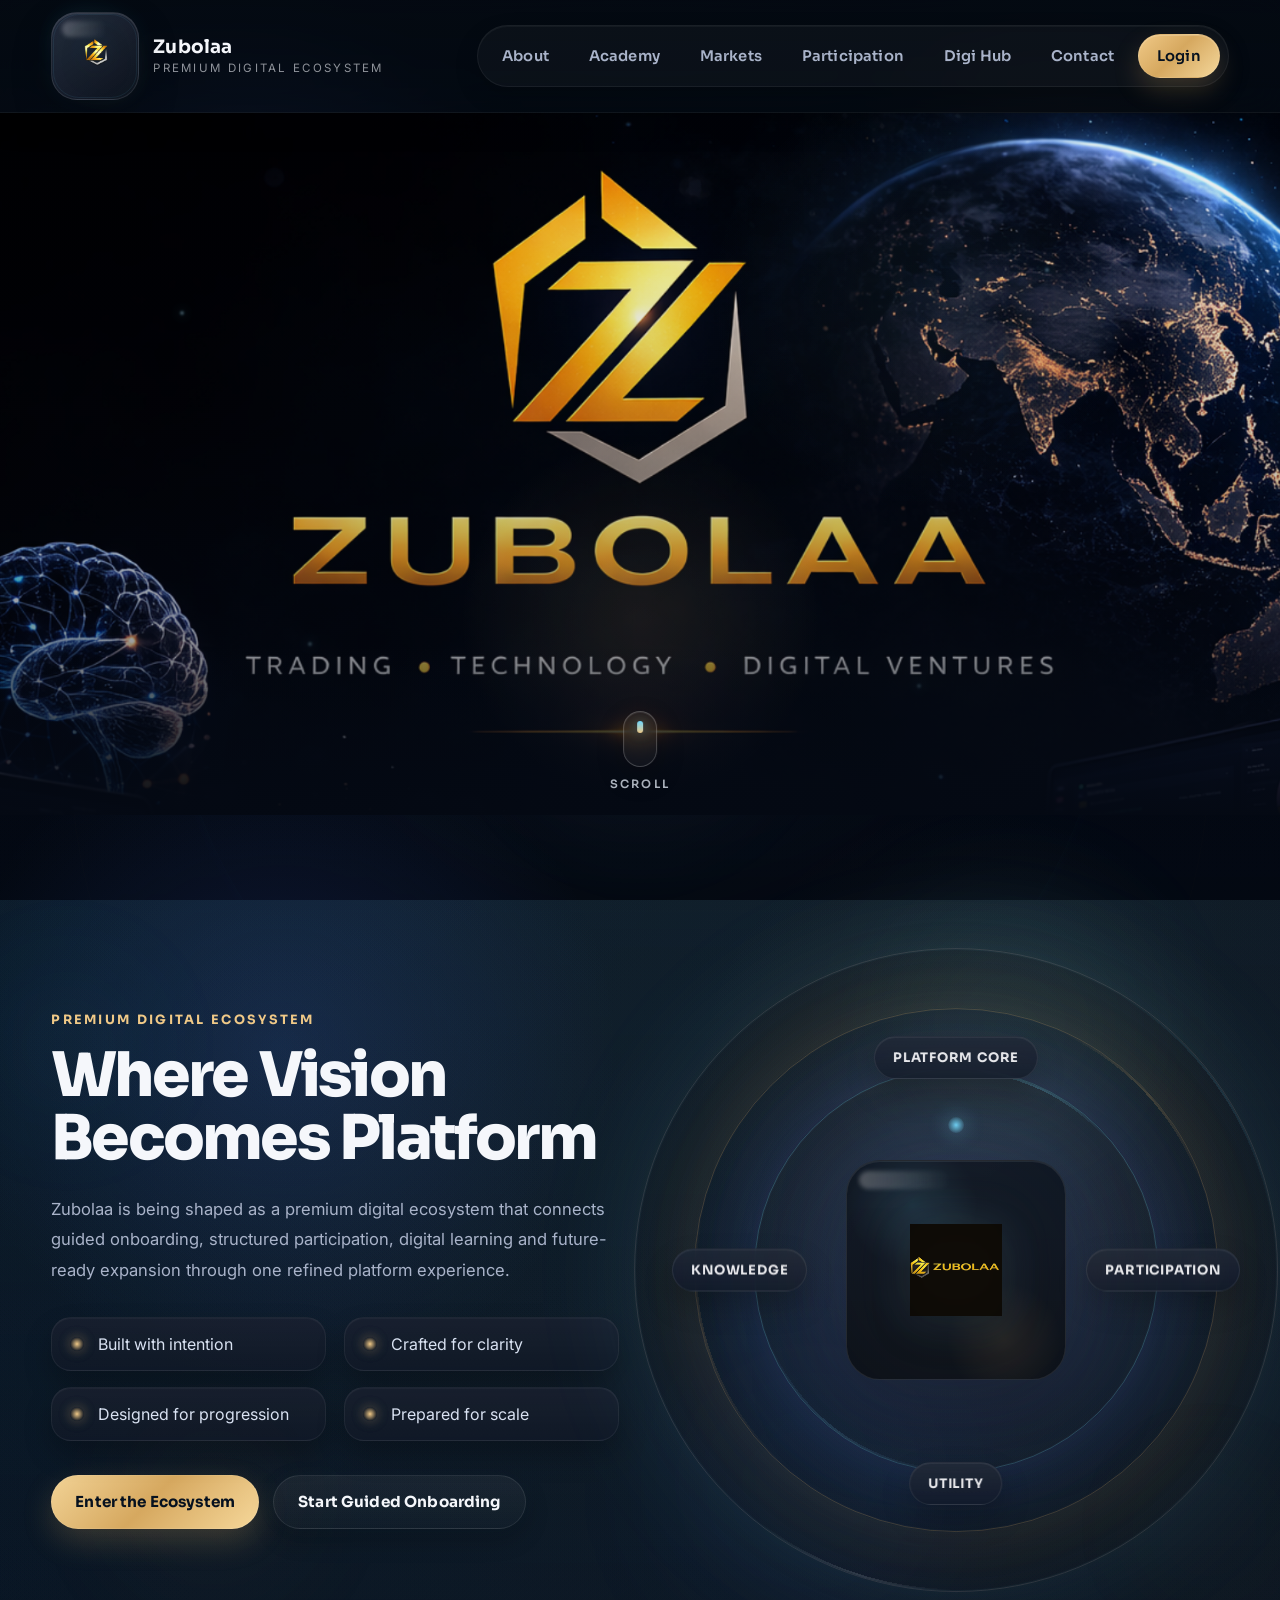
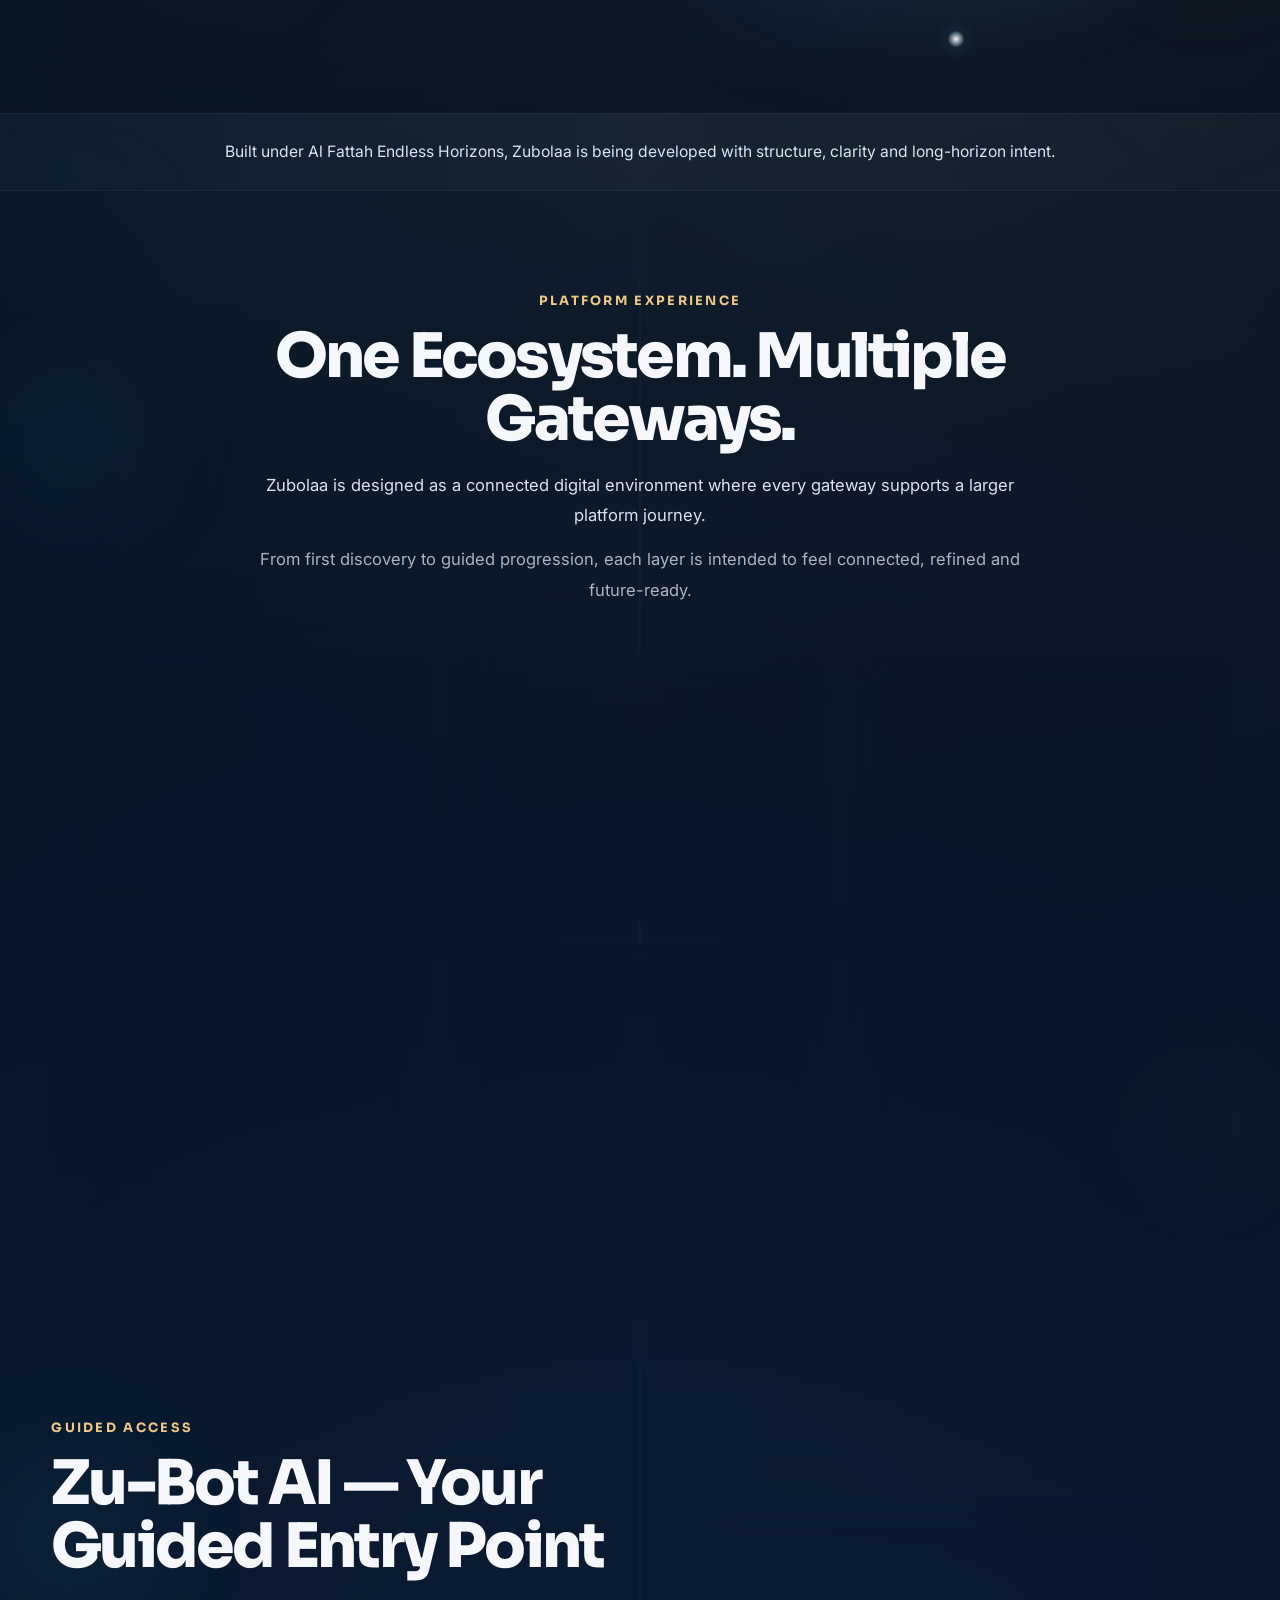
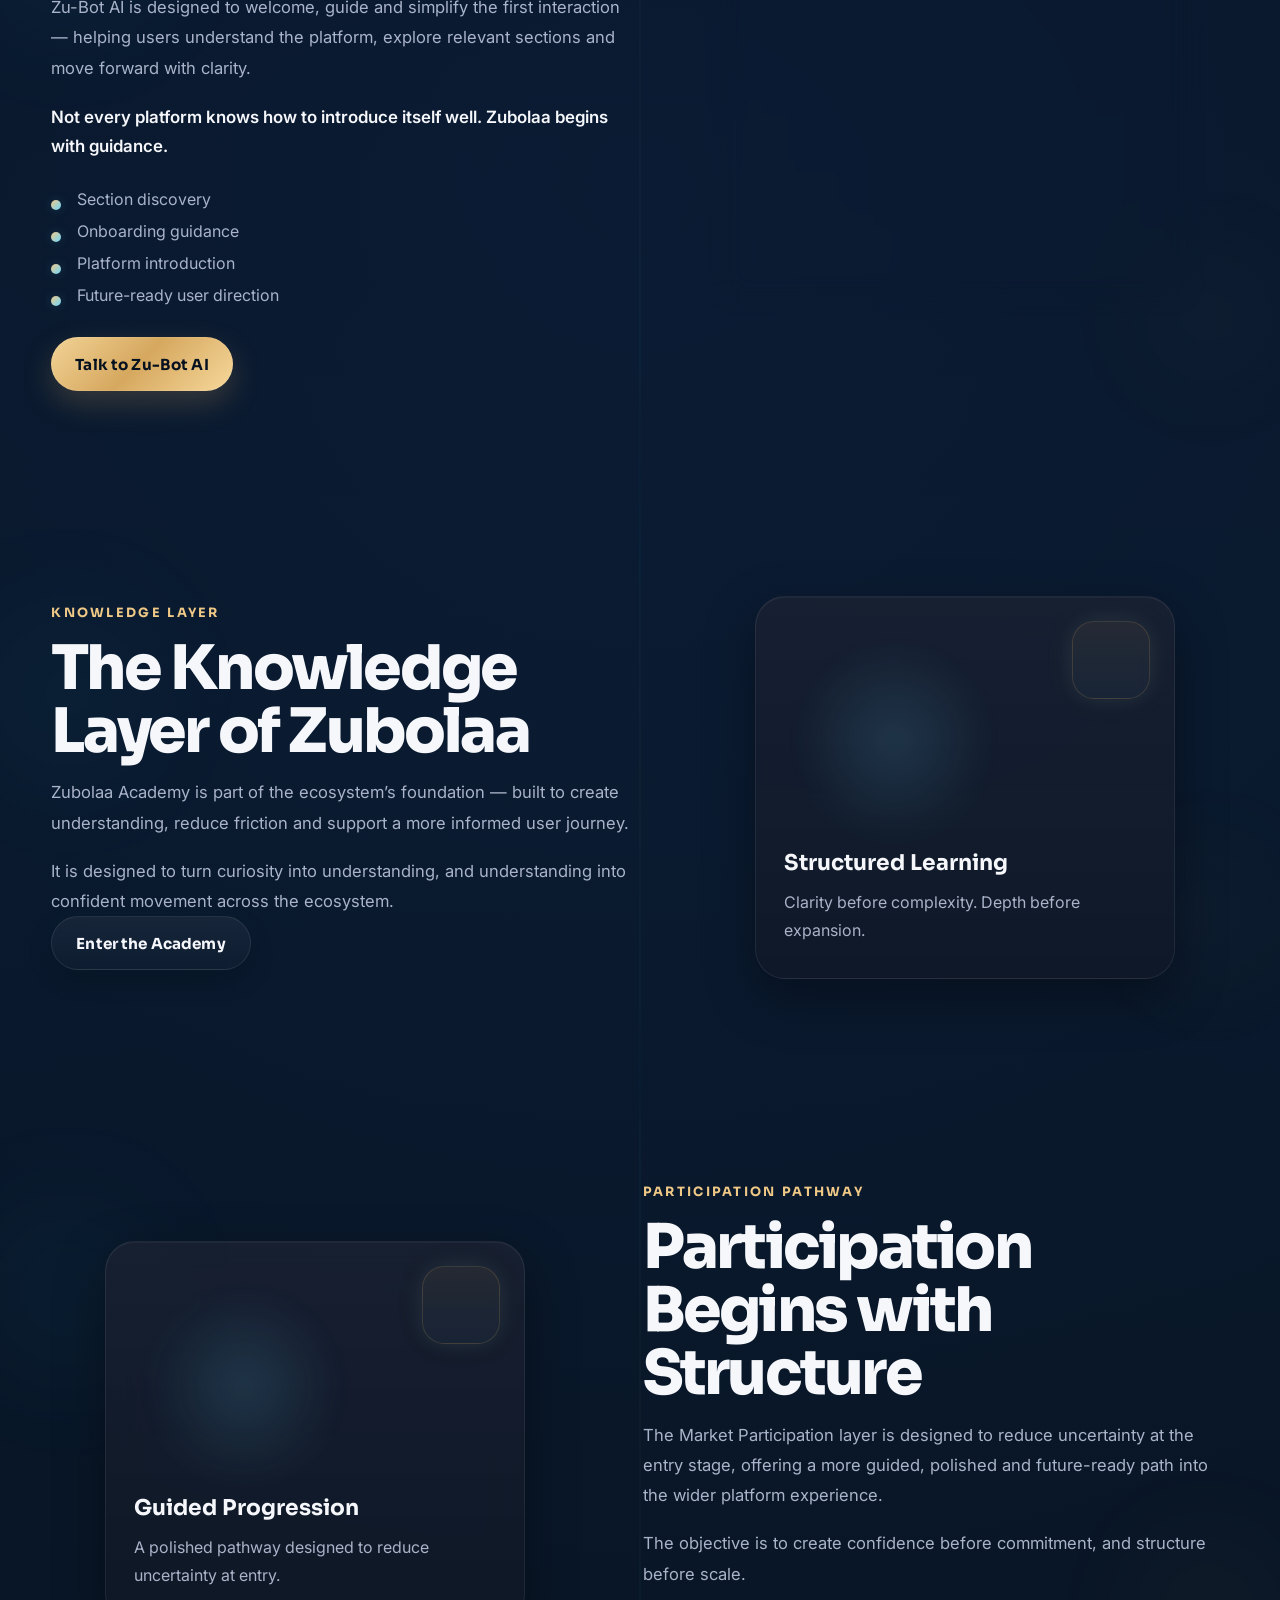
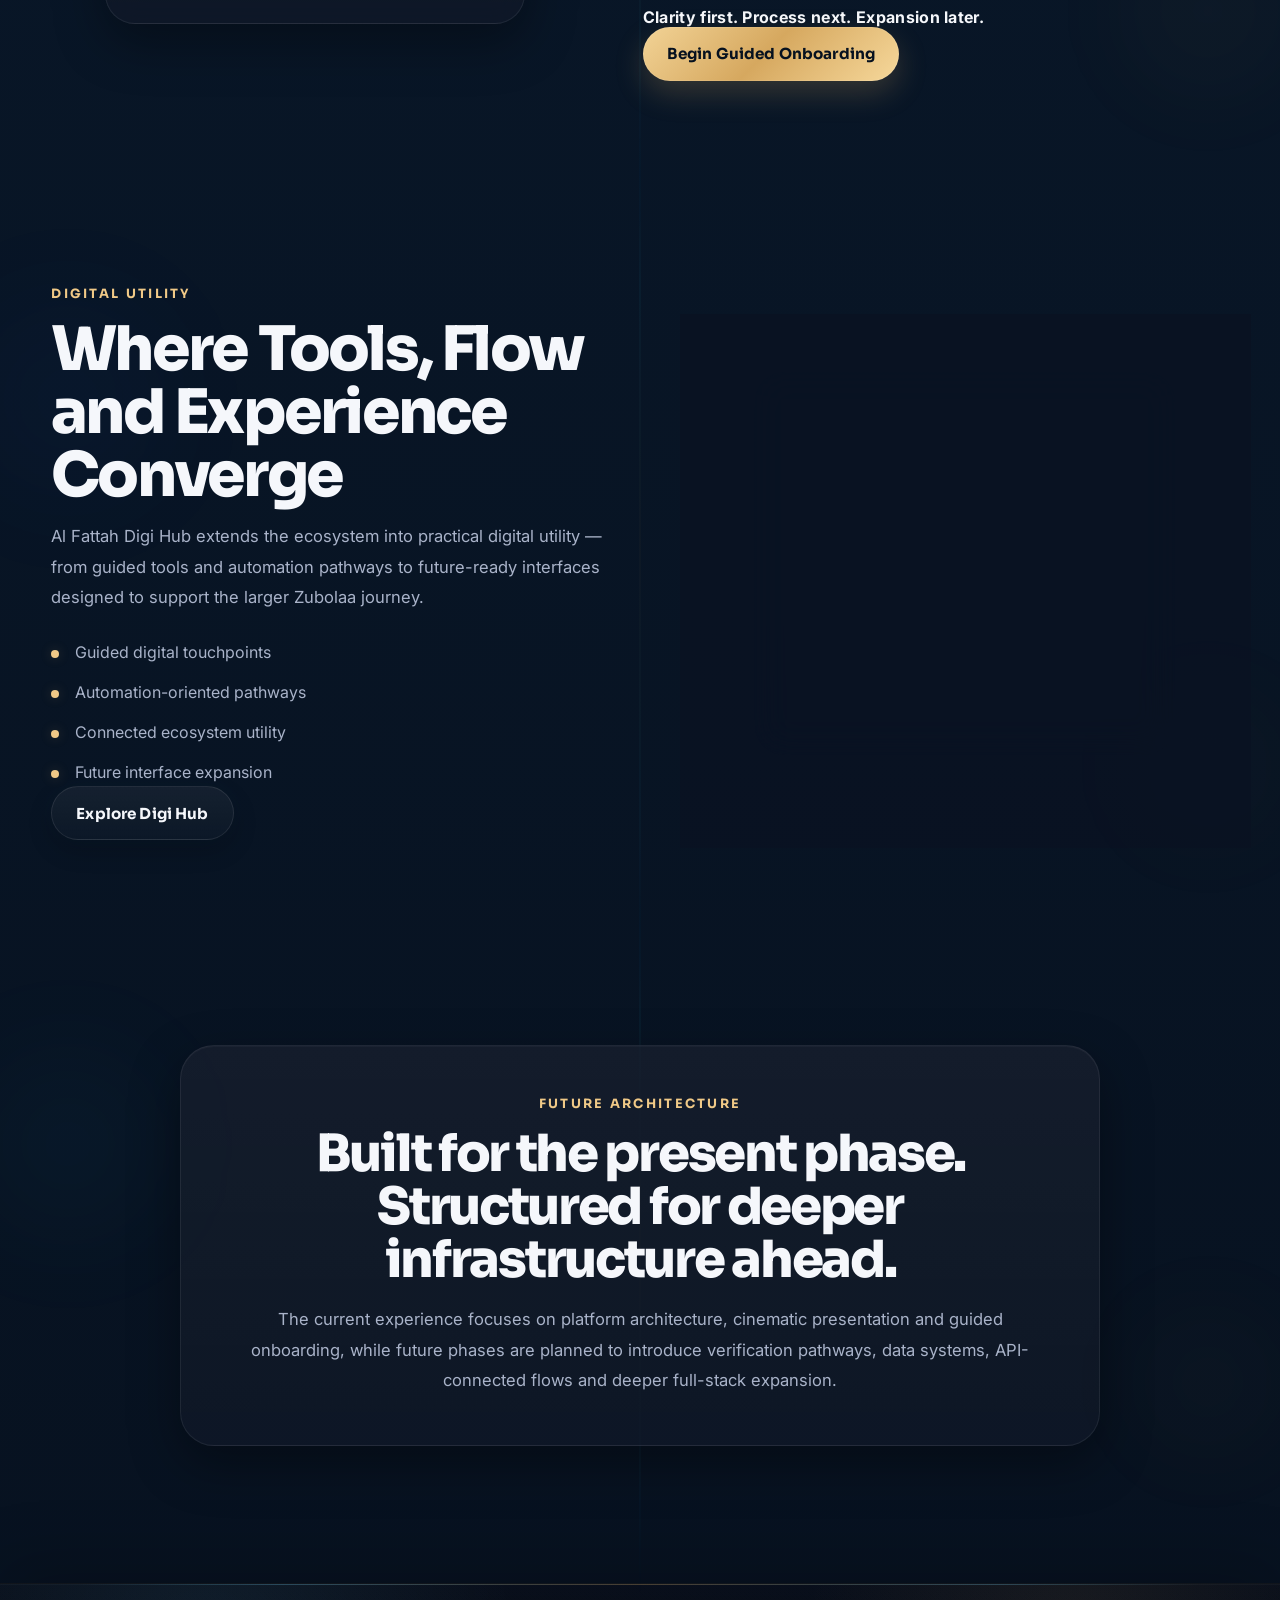
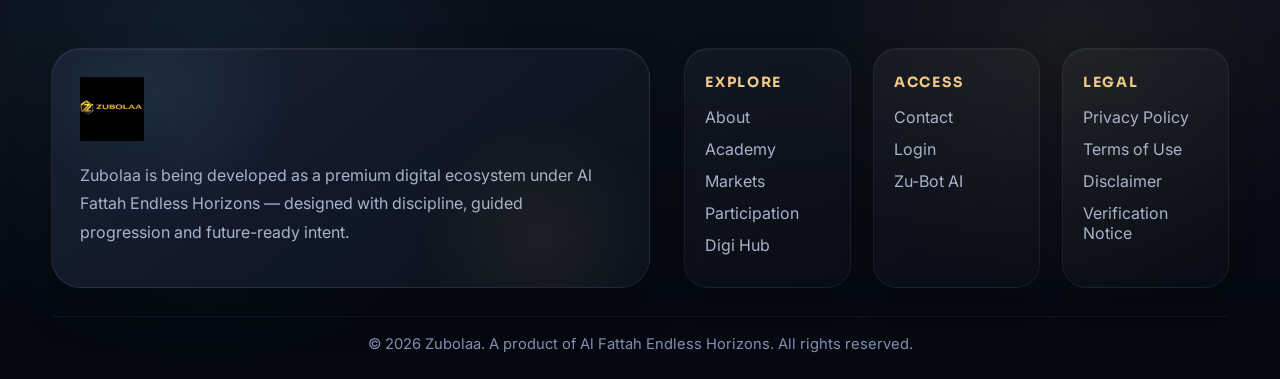
<file: index.html>
<!DOCTYPE html>
<html lang="en">
<head>
  <meta charset="UTF-8" />
  <meta name="viewport" content="width=device-width, initial-scale=1.0" />
  <title>Zubolaa | Premium Digital Ecosystem by Al Fattah Endless Horizons</title>

  <meta
    name="description"
    content="Explore Zubolaa, a premium digital ecosystem designed for guided onboarding, intelligent pathways, digital learning and future-ready platform expansion under Al Fattah Endless Horizons."
  />
  <meta name="theme-color" content="#08111f" />
  <meta name="robots" content="index, follow" />

  <link rel="canonical" href="https://yourdomain.com/" />
  <link rel="icon" href="assets/logos/favicon.png" type="image/png" />
  <link rel="apple-touch-icon" href="assets/logos/apple-touch-icon.png" />

  <meta property="og:title" content="Zubolaa | Premium Digital Ecosystem" />
  <meta
    property="og:description"
    content="A premium digital experience shaped for guided access, intelligent pathways and future-ready expansion."
  />
  <meta property="og:image" content="https://yourdomain.com/assets/og/og-home.jpg" />
  <meta property="og:url" content="https://yourdomain.com/" />
  <meta property="og:type" content="website" />
  <meta property="og:site_name" content="Zubolaa" />

  <meta name="twitter:card" content="summary_large_image" />
  <meta name="twitter:title" content="Zubolaa | Premium Digital Ecosystem" />
  <meta
    name="twitter:description"
    content="A premium digital experience shaped for guided access, intelligent pathways and future-ready expansion."
  />
  <meta name="twitter:image" content="https://yourdomain.com/assets/og/og-home.jpg" />

  <link rel="preconnect" href="https://fonts.googleapis.com" />
  <link rel="preconnect" href="https://fonts.gstatic.com" crossorigin />
  <link
    href="https://fonts.googleapis.com/css2?family=Inter:wght@400;500;600;700;800&family=Sora:wght@600;700;800&display=swap"
    rel="stylesheet"
  />

  <link rel="stylesheet" href="css/global.css" />
  <link rel="stylesheet" href="css/components.css" />
  <link rel="stylesheet" href="css/animations.css" />
  <link rel="stylesheet" href="css/home.css" />
  <link rel="stylesheet" href="css/bot.css" />
</head>
<body class="home-page">
  <div class="site-ambient" aria-hidden="true">
    <span class="ambient ambient-blue"></span>
    <span class="ambient ambient-gold"></span>
    <span class="ambient ambient-grid"></span>
  </div>

  <div class="homepage-universe" aria-hidden="true">
    <span class="universe-layer universe-nebula nebula-one"></span>
    <span class="universe-layer universe-nebula nebula-two"></span>
    <span class="universe-layer universe-glow glow-one"></span>
    <span class="universe-layer universe-glow glow-two"></span>
    <span class="universe-layer universe-grid"></span>
    <span class="universe-layer universe-stars"></span>
    <span class="universe-layer universe-orbit orbit-one"></span>
    <span class="universe-layer universe-orbit orbit-two"></span>
  </div>

  <header class="site-header">
    <div class="container header-wrap">
      <a href="index.html" class="brand-mark" aria-label="Zubolaa Home">
        <span class="brand-badge-shell">
          <span class="brand-badge-glow"></span>
          <span class="brand-badge-frame">
            <img src="assets/logos/zubolaa-logo.png" alt="Zubolaa logo" class="brand-logo" />
          </span>
        </span>

        <span class="brand-meta">
          <span class="brand-title">Zubolaa</span>
          <span class="brand-subtitle">Premium Digital Ecosystem</span>
        </span>
      </a>

      <nav class="main-nav" aria-label="Primary Navigation">
        <a href="about.html">About</a>
        <a href="academy.html">Academy</a>
        <a href="markets.html">Markets</a>
        <a href="participation.html">Participation</a>
        <a href="digi-hub.html">Digi Hub</a>
        <a href="contact.html">Contact</a>
        <a href="login.html" class="nav-cta">Login</a>
      </nav>

      <button class="menu-toggle" aria-label="Open Menu" aria-expanded="false" aria-controls="mobile-navigation">
        <span></span>
        <span></span>
      </button>
    </div>
  </header>

  <main>
    <section class="cinematic-opening city-opening" aria-label="Zubolaa opening scene">
      <div class="opening-particles" aria-hidden="true">
        <span class="particle particle-1"></span>
        <span class="particle particle-2"></span>
        <span class="particle particle-3"></span>
        <span class="particle particle-4"></span>
      </div>

      <div class="cinematic-media">
        <div class="hero-image-shell">
          <span class="hero-image-aura"></span>
          <span class="hero-image-aura hero-image-aura-secondary"></span>
          <img
            src="assets/images/hero/zubolaa-hero.png"
            alt="Zubolaa ecosystem opening background"
            class="hero-image"
          />
        </div>
      </div>

      <div class="cinematic-overlay"></div>
      <div class="cinematic-overlay cinematic-overlay-secondary"></div>
      <div class="opening-bottom-fade" aria-hidden="true"></div>

      <a href="#hero" class="scroll-indicator scroll-indicator-opening" aria-label="Scroll to homepage">
        <span class="scroll-indicator-line"></span>
        <span class="scroll-indicator-dot"></span>
        <span class="scroll-indicator-text">Scroll</span>
      </a>
    </section>

    <section class="hero-section" id="hero">
      <div class="section-aura" aria-hidden="true"></div>

      <div class="hero-section-glows" aria-hidden="true">
        <span class="hero-glow hero-glow-one"></span>
        <span class="hero-glow hero-glow-two"></span>
        <span class="hero-glow hero-glow-three"></span>
      </div>

      <div class="container hero-grid">
        <div class="hero-copy">
          <p class="section-eyebrow">Premium Digital Ecosystem</p>

          <h1>Where Vision Becomes Platform</h1>

          <p class="hero-text">
            Zubolaa is being shaped as a premium digital ecosystem that connects guided onboarding,
            structured participation, digital learning and future-ready expansion through one refined platform experience.
          </p>

          <ul class="hero-points" aria-label="Key platform strengths">
            <li>Built with intention</li>
            <li>Crafted for clarity</li>
            <li>Designed for progression</li>
            <li>Prepared for scale</li>
          </ul>

          <div class="hero-actions">
            <a href="#gateway-section" class="btn btn-primary">Enter the Ecosystem</a>
            <a href="#zubot-section" class="btn btn-secondary">Start Guided Onboarding</a>
          </div>
        </div>

        <div class="hero-visual">
          <div class="hero-visual-backdrop"></div>

          <div class="hero-orbital-card">
            <span class="orbital-ring ring-one"></span>
            <span class="orbital-ring ring-two"></span>
            <span class="orbital-ring ring-three"></span>

            <div class="orbital-core">
              <img src="assets/logos/zubolaa-logo.svg" alt="Zubolaa icon" class="orbital-mark" />
            </div>

            <div class="orbital-badge orbital-badge-top">Platform Core</div>
            <div class="orbital-badge orbital-badge-left">Knowledge</div>
            <div class="orbital-badge orbital-badge-right">Participation</div>
            <div class="orbital-badge orbital-badge-bottom">Utility</div>
          </div>
        </div>
      </div>
    </section>

    <section class="anchor-strip">
      <div class="section-aura" aria-hidden="true"></div>

      <div class="container">
        <p>
          Built under Al Fattah Endless Horizons, Zubolaa is being developed with structure, clarity and long-horizon intent.
        </p>
      </div>
    </section>

    <section class="gateway-section section-space" id="gateway-section">
      <div class="section-aura" aria-hidden="true"></div>

      <div class="container">
        <div class="section-intro center-text">
          <p class="section-label">Platform Experience</p>
          <h2>One Ecosystem. Multiple Gateways.</h2>
          <p class="section-thesis">
            Zubolaa is designed as a connected digital environment where every gateway supports a larger platform journey.
          </p>
          <p class="section-support">
            From first discovery to guided progression, each layer is intended to feel connected, refined and future-ready.
          </p>
        </div>

        <div class="gateway-grid">
          <a href="about.html" class="gateway-card">
            <span class="gateway-pointer-glow" aria-hidden="true"></span>
            <span class="gateway-live-line" aria-hidden="true"></span>
            <span class="card-tag">Platform Vision</span>
            <h3>About Zubolaa</h3>
            <p>The structure, identity and long-horizon thinking behind the ecosystem.</p>
          </a>

          <a href="academy.html" class="gateway-card">
            <span class="gateway-pointer-glow" aria-hidden="true"></span>
            <span class="gateway-live-line" aria-hidden="true"></span>
            <span class="card-tag">Knowledge Layer</span>
            <h3>Zubolaa Academy</h3>
            <p>A learning layer designed to create clarity before complexity.</p>
          </a>

          <a href="markets.html" class="gateway-card">
            <span class="gateway-pointer-glow" aria-hidden="true"></span>
            <span class="gateway-live-line" aria-hidden="true"></span>
            <span class="card-tag">Market Interface</span>
            <h3>Markets</h3>
            <p>A refined environment for market-facing discovery and future expansion.</p>
          </a>

          <a href="participation.html" class="gateway-card">
            <span class="gateway-pointer-glow" aria-hidden="true"></span>
            <span class="gateway-live-line" aria-hidden="true"></span>
            <span class="card-tag">Participation Pathway</span>
            <h3>Market Participation</h3>
            <p>A guided pathway designed to simplify how users move forward.</p>
          </a>

          <a href="digi-hub.html" class="gateway-card">
            <span class="gateway-pointer-glow" aria-hidden="true"></span>
            <span class="gateway-live-line" aria-hidden="true"></span>
            <span class="card-tag">Digital Utility</span>
            <h3>Al Fattah Digi Hub</h3>
            <p>Digital tools, guided interfaces and automation-oriented experiences.</p>
          </a>

          <a href="contact.html" class="gateway-card">
            <span class="gateway-pointer-glow" aria-hidden="true"></span>
            <span class="gateway-live-line" aria-hidden="true"></span>
            <span class="card-tag">Access Point</span>
            <h3>Contact / Access</h3>
            <p>Connect with the team or move toward the next stage of entry.</p>
          </a>
        </div>
      </div>
    </section>

    <section class="zubot-section section-space" id="zubot-section">
      <div class="section-aura" aria-hidden="true"></div>

      <div class="container zubot-layout">
        <div class="zubot-copy">
          <p class="section-label">Guided Access</p>
          <h2>Zu-Bot AI — Your Guided Entry Point</h2>
          <p class="section-support">
            Zu-Bot AI is designed to welcome, guide and simplify the first interaction — helping users understand the platform,
            explore relevant sections and move forward with clarity.
          </p>

          <p class="zubot-highlight">
            Not every platform knows how to introduce itself well. Zubolaa begins with guidance.
          </p>

          <ul class="zubot-points">
            <li>Section discovery</li>
            <li>Onboarding guidance</li>
            <li>Platform introduction</li>
            <li>Future-ready user direction</li>
          </ul>

          <a href="contact.html" class="btn btn-primary">Talk to Zu-Bot AI</a>
        </div>

        <div class="zubot-panel">
          <div class="bot-window premium-bot-window">
            <div class="bot-window-glow" aria-hidden="true"></div>

            <div class="bot-header">
              <div class="bot-badge">
                <span class="bot-dot"></span>
                <strong>Zu-Bot AI</strong>
              </div>
              <span class="bot-status">Guided Interface</span>
            </div>

            <div class="bot-body">
              <div class="bot-message">
                Welcome to Zubolaa. I can help you explore the ecosystem, understand onboarding and guide you to the right section.
              </div>

              <div class="bot-actions">
                <button type="button">Explore Zubolaa</button>
                <button type="button">Start Onboarding</button>
                <button type="button">Visit Academy</button>
                <button type="button">KYC Information</button>
              </div>
            </div>
          </div>
        </div>
      </div>
    </section>

    <section class="spotlight-section academy-spotlight section-space">
      <div class="section-aura" aria-hidden="true"></div>

      <div class="container spotlight-grid">
        <div class="spotlight-copy">
          <p class="section-label">Knowledge Layer</p>
          <h2>The Knowledge Layer of Zubolaa</h2>
          <p class="section-support">
            Zubolaa Academy is part of the ecosystem’s foundation — built to create understanding,
            reduce friction and support a more informed user journey.
          </p>
          <p class="spotlight-line">
            It is designed to turn curiosity into understanding, and understanding into confident movement across the ecosystem.
          </p>
          <a href="academy.html" class="btn btn-secondary">Enter the Academy</a>
        </div>

        <div class="spotlight-visual">
          <div class="visual-card">
            <span class="visual-glow"></span>
            <h3>Structured Learning</h3>
            <p>Clarity before complexity. Depth before expansion.</p>
          </div>
        </div>
      </div>
    </section>

    <section class="spotlight-section participation-spotlight section-space">
      <div class="section-aura" aria-hidden="true"></div>

      <div class="container spotlight-grid reverse">
        <div class="spotlight-visual">
          <div class="visual-card">
            <span class="visual-glow"></span>
            <h3>Guided Progression</h3>
            <p>A polished pathway designed to reduce uncertainty at entry.</p>
          </div>
        </div>

        <div class="spotlight-copy">
          <p class="section-label">Participation Pathway</p>
          <h2>Participation Begins with Structure</h2>
          <p class="section-support">
            The Market Participation layer is designed to reduce uncertainty at the entry stage,
            offering a more guided, polished and future-ready path into the wider platform experience.
          </p>
          <p class="spotlight-line">
            The objective is to create confidence before commitment, and structure before scale.
          </p>
          <p class="trust-line">Clarity first. Process next. Expansion later.</p>
          <a href="participation.html" class="btn btn-primary">Begin Guided Onboarding</a>
        </div>
      </div>
    </section>

    <section class="spotlight-section digi-spotlight section-space">
      <div class="section-aura" aria-hidden="true"></div>

      <div class="container spotlight-grid">
        <div class="spotlight-copy">
          <p class="section-label">Digital Utility</p>
          <h2>Where Tools, Flow and Experience Converge</h2>
          <p class="section-support">
            Al Fattah Digi Hub extends the ecosystem into practical digital utility — from guided tools
            and automation pathways to future-ready interfaces designed to support the larger Zubolaa journey.
          </p>

          <ul class="spotlight-points">
            <li>Guided digital touchpoints</li>
            <li>Automation-oriented pathways</li>
            <li>Connected ecosystem utility</li>
            <li>Future interface expansion</li>
          </ul>

          <a href="digi-hub.html" class="btn btn-secondary">Explore Digi Hub</a>
        </div>

        <div class="spotlight-visual">
          <div class="visual-card">
            <span class="visual-glow"></span>
            <h3>Connected Utility</h3>
            <p>Practical digital experiences designed to strengthen the wider platform journey.</p>
          </div>
        </div>
      </div>
    </section>

    <section class="future-strip section-space">
      <div class="section-aura" aria-hidden="true"></div>

      <div class="container future-strip-inner">
        <p class="section-label">Future Architecture</p>
        <h2>Built for the present phase. Structured for deeper infrastructure ahead.</h2>
        <p>
          The current experience focuses on platform architecture, cinematic presentation and guided onboarding,
          while future phases are planned to introduce verification pathways, data systems, API-connected flows and deeper full-stack expansion.
        </p>
      </div>
    </section>
  </main>

  <footer class="site-footer">
    <div class="container footer-top">
      <div class="footer-brand">
        <img src="assets/logos/zubolaa-logo.svg" alt="Zubolaa logo" />
        <p>
          Zubolaa is being developed as a premium digital ecosystem under Al Fattah Endless Horizons —
          designed with discipline, guided progression and future-ready intent.
        </p>
      </div>

      <div class="footer-links-wrap">
        <div class="footer-links">
          <h3>Explore</h3>
          <a href="about.html">About</a>
          <a href="academy.html">Academy</a>
          <a href="markets.html">Markets</a>
          <a href="participation.html">Participation</a>
          <a href="digi-hub.html">Digi Hub</a>
        </div>

        <div class="footer-links">
          <h3>Access</h3>
          <a href="contact.html">Contact</a>
          <a href="login.html">Login</a>
          <a href="#zubot-section">Zu-Bot AI</a>
        </div>

        <div class="footer-links">
          <h3>Legal</h3>
          <a href="privacy-policy.html">Privacy Policy</a>
          <a href="terms.html">Terms of Use</a>
          <a href="disclaimer.html">Disclaimer</a>
          <a href="verification-notice.html">Verification Notice</a>
        </div>
      </div>
    </div>

    <div class="container footer-bottom">
      <p>© 2026 Zubolaa. A product of Al Fattah Endless Horizons. All rights reserved.</p>
    </div>
  </footer>

  <script src="js/main.js"></script>
  <script src="js/navigation.js"></script>
  <script src="js/card-effects.js"></script>
  <script src="js/bot-data.js"></script>
  <script src="js/bot.js"></script>
  <script src="js/scroll-effects.js"></script>
</body>
</html>
</file>
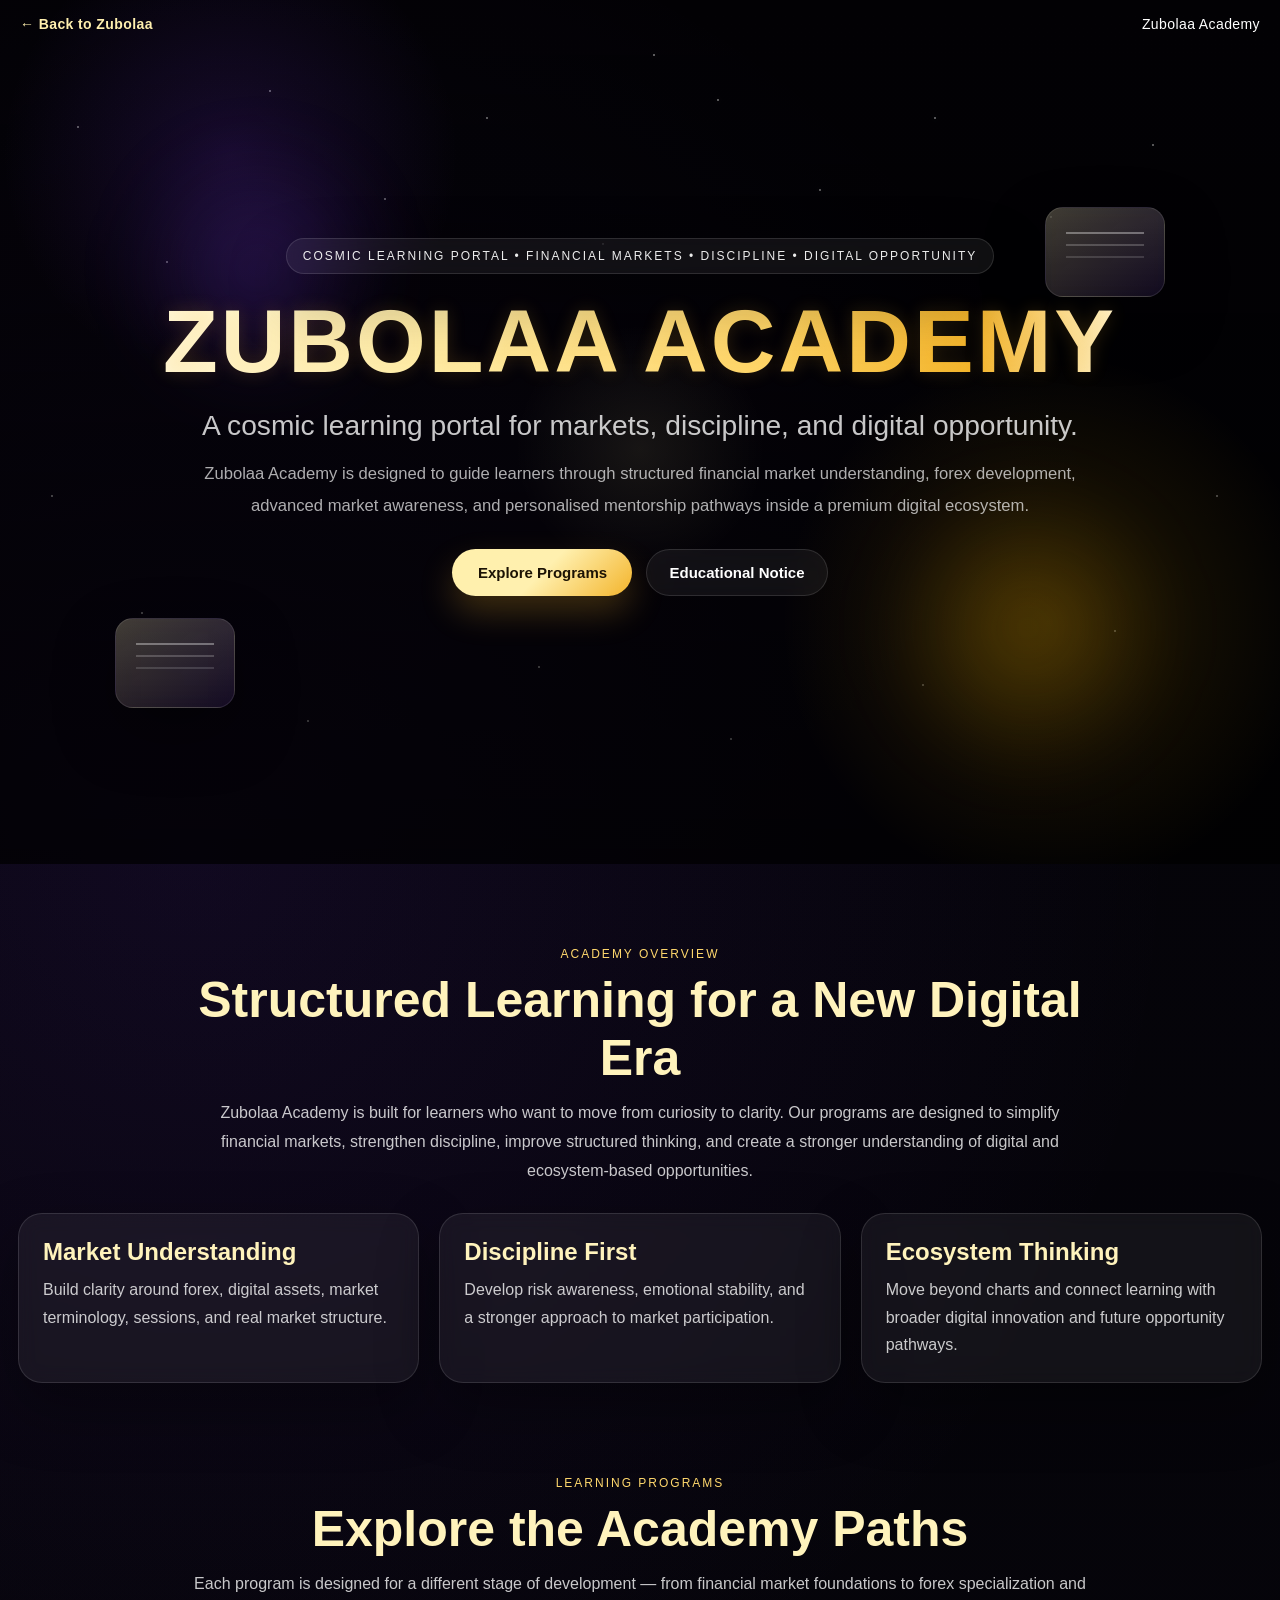
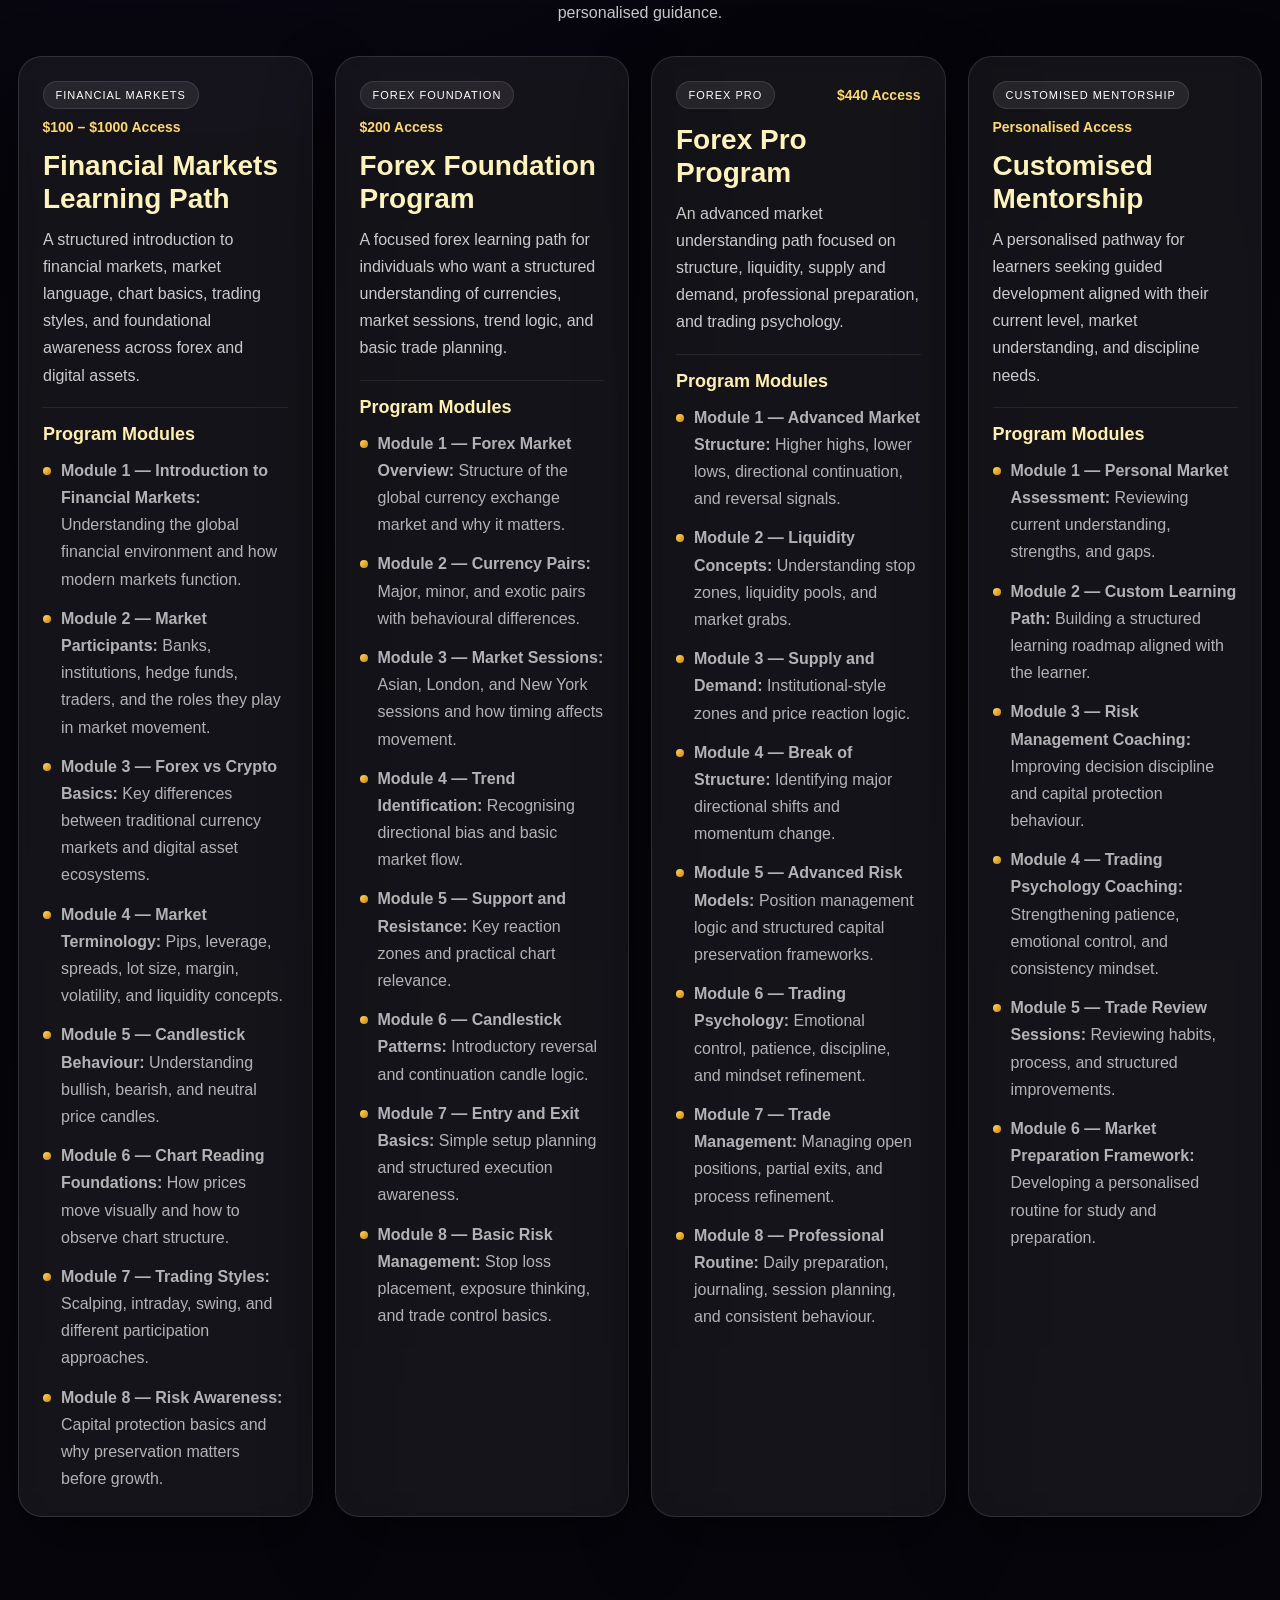
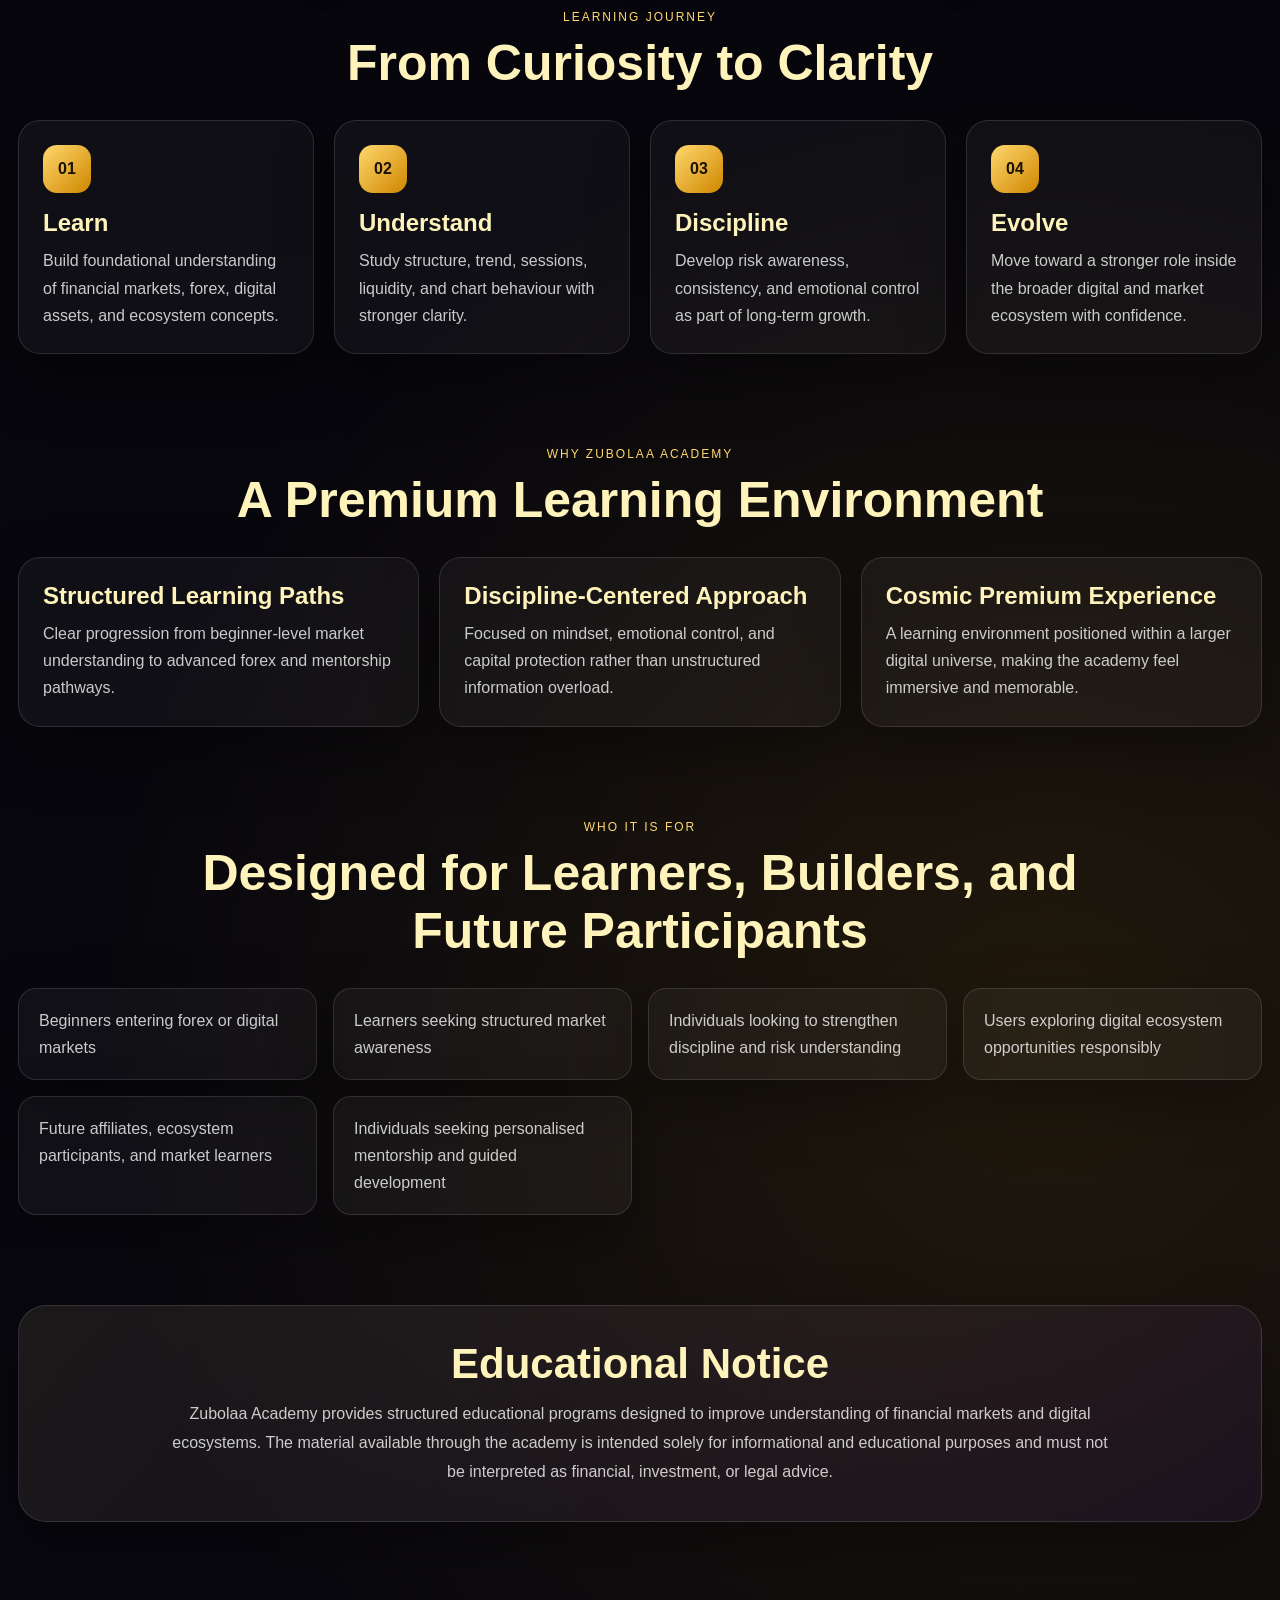
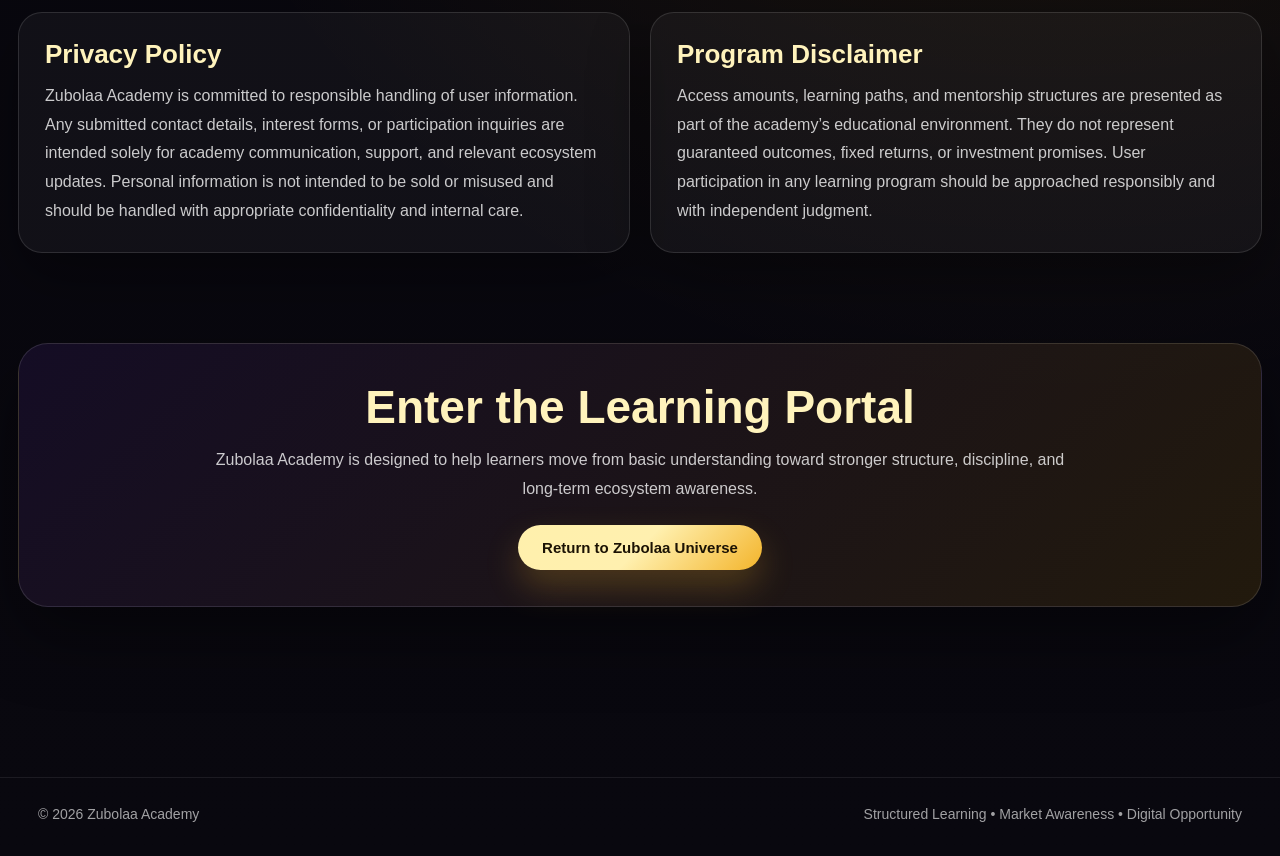
<file: academy.html>
<!DOCTYPE html>
<html lang="en">
<head>
  <meta charset="UTF-8" />
  <meta name="viewport" content="width=device-width, initial-scale=1.0" />
  <title>Zubolaa Academy</title>
  <link rel="stylesheet" href="academy.css" />
</head>
<body>

  <div class="stars">
    <span></span><span></span><span></span><span></span><span></span>
    <span></span><span></span><span></span><span></span><span></span>
    <span></span><span></span><span></span><span></span><span></span>
    <span></span><span></span><span></span><span></span><span></span>
  </div>

  <header class="academy-hero">
    <div class="hero-overlay"></div>

    <nav class="topbar">
      <a href="index.html" class="brand">← Back to Zubolaa</a>
      <div class="brand-right">Zubolaa Academy</div>
    </nav>

    <div class="hero-content">
      <div class="hero-badge">Cosmic Learning Portal • Financial Markets • Discipline • Digital Opportunity</div>

      <h1>Zubolaa Academy</h1>

      <p class="hero-tagline">
        A cosmic learning portal for markets, discipline, and digital opportunity.
      </p>

      <p class="hero-subtext">
        Zubolaa Academy is designed to guide learners through structured financial market understanding, forex development, advanced market awareness, and personalised mentorship pathways inside a premium digital ecosystem.
      </p>

      <div class="hero-buttons">
        <a href="#programs" class="hero-btn primary">Explore Programs</a>
        <a href="#notice" class="hero-btn secondary">Educational Notice</a>
      </div>
    </div>

    <div class="floating-book book-left"></div>
    <div class="floating-book book-right"></div>
    <div class="hero-glow hero-glow-1"></div>
    <div class="hero-glow hero-glow-2"></div>
  </header>

  <main class="academy-site">

    <section class="section intro-section">
      <div class="section-head">
        <span class="section-kicker">Academy Overview</span>
        <h2>Structured Learning for a New Digital Era</h2>
        <p>
          Zubolaa Academy is built for learners who want to move from curiosity to clarity. Our programs are designed to simplify financial markets, strengthen discipline, improve structured thinking, and create a stronger understanding of digital and ecosystem-based opportunities.
        </p>
      </div>

      <div class="overview-grid">
        <div class="overview-card">
          <h3>Market Understanding</h3>
          <p>Build clarity around forex, digital assets, market terminology, sessions, and real market structure.</p>
        </div>
        <div class="overview-card">
          <h3>Discipline First</h3>
          <p>Develop risk awareness, emotional stability, and a stronger approach to market participation.</p>
        </div>
        <div class="overview-card">
          <h3>Ecosystem Thinking</h3>
          <p>Move beyond charts and connect learning with broader digital innovation and future opportunity pathways.</p>
        </div>
      </div>
    </section>

    <section class="section programs-section" id="programs">
      <div class="section-head">
        <span class="section-kicker">Learning Programs</span>
        <h2>Explore the Academy Paths</h2>
        <p>
          Each program is designed for a different stage of development — from financial market foundations to forex specialization and personalised guidance.
        </p>
      </div>

      <div class="program-grid">

        <article class="program-card">
          <div class="program-top">
            <span class="program-label">Financial Markets</span>
            <span class="program-access">$100 – $1000 Access</span>
          </div>

          <h3>Financial Markets Learning Path</h3>

          <p class="program-desc">
            A structured introduction to financial markets, market language, chart basics, trading styles, and foundational awareness across forex and digital assets.
          </p>

          <div class="modules-block">
            <h4>Program Modules</h4>
            <ul>
              <li><strong>Module 1 — Introduction to Financial Markets:</strong> Understanding the global financial environment and how modern markets function.</li>
              <li><strong>Module 2 — Market Participants:</strong> Banks, institutions, hedge funds, traders, and the roles they play in market movement.</li>
              <li><strong>Module 3 — Forex vs Crypto Basics:</strong> Key differences between traditional currency markets and digital asset ecosystems.</li>
              <li><strong>Module 4 — Market Terminology:</strong> Pips, leverage, spreads, lot size, margin, volatility, and liquidity concepts.</li>
              <li><strong>Module 5 — Candlestick Behaviour:</strong> Understanding bullish, bearish, and neutral price candles.</li>
              <li><strong>Module 6 — Chart Reading Foundations:</strong> How prices move visually and how to observe chart structure.</li>
              <li><strong>Module 7 — Trading Styles:</strong> Scalping, intraday, swing, and different participation approaches.</li>
              <li><strong>Module 8 — Risk Awareness:</strong> Capital protection basics and why preservation matters before growth.</li>
            </ul>
          </div>
        </article>

        <article class="program-card">
          <div class="program-top">
            <span class="program-label">Forex Foundation</span>
            <span class="program-access">$200 Access</span>
          </div>

          <h3>Forex Foundation Program</h3>

          <p class="program-desc">
            A focused forex learning path for individuals who want a structured understanding of currencies, market sessions, trend logic, and basic trade planning.
          </p>

          <div class="modules-block">
            <h4>Program Modules</h4>
            <ul>
              <li><strong>Module 1 — Forex Market Overview:</strong> Structure of the global currency exchange market and why it matters.</li>
              <li><strong>Module 2 — Currency Pairs:</strong> Major, minor, and exotic pairs with behavioural differences.</li>
              <li><strong>Module 3 — Market Sessions:</strong> Asian, London, and New York sessions and how timing affects movement.</li>
              <li><strong>Module 4 — Trend Identification:</strong> Recognising directional bias and basic market flow.</li>
              <li><strong>Module 5 — Support and Resistance:</strong> Key reaction zones and practical chart relevance.</li>
              <li><strong>Module 6 — Candlestick Patterns:</strong> Introductory reversal and continuation candle logic.</li>
              <li><strong>Module 7 — Entry and Exit Basics:</strong> Simple setup planning and structured execution awareness.</li>
              <li><strong>Module 8 — Basic Risk Management:</strong> Stop loss placement, exposure thinking, and trade control basics.</li>
            </ul>
          </div>
        </article>

        <article class="program-card">
          <div class="program-top">
            <span class="program-label">Forex Pro</span>
            <span class="program-access">$440 Access</span>
          </div>

          <h3>Forex Pro Program</h3>

          <p class="program-desc">
            An advanced market understanding path focused on structure, liquidity, supply and demand, professional preparation, and trading psychology.
          </p>

          <div class="modules-block">
            <h4>Program Modules</h4>
            <ul>
              <li><strong>Module 1 — Advanced Market Structure:</strong> Higher highs, lower lows, directional continuation, and reversal signals.</li>
              <li><strong>Module 2 — Liquidity Concepts:</strong> Understanding stop zones, liquidity pools, and market grabs.</li>
              <li><strong>Module 3 — Supply and Demand:</strong> Institutional-style zones and price reaction logic.</li>
              <li><strong>Module 4 — Break of Structure:</strong> Identifying major directional shifts and momentum change.</li>
              <li><strong>Module 5 — Advanced Risk Models:</strong> Position management logic and structured capital preservation frameworks.</li>
              <li><strong>Module 6 — Trading Psychology:</strong> Emotional control, patience, discipline, and mindset refinement.</li>
              <li><strong>Module 7 — Trade Management:</strong> Managing open positions, partial exits, and process refinement.</li>
              <li><strong>Module 8 — Professional Routine:</strong> Daily preparation, journaling, session planning, and consistent behaviour.</li>
            </ul>
          </div>
        </article>

        <article class="program-card">
          <div class="program-top">
            <span class="program-label">Customised Mentorship</span>
            <span class="program-access">Personalised Access</span>
          </div>

          <h3>Customised Mentorship</h3>

          <p class="program-desc">
            A personalised pathway for learners seeking guided development aligned with their current level, market understanding, and discipline needs.
          </p>

          <div class="modules-block">
            <h4>Program Modules</h4>
            <ul>
              <li><strong>Module 1 — Personal Market Assessment:</strong> Reviewing current understanding, strengths, and gaps.</li>
              <li><strong>Module 2 — Custom Learning Path:</strong> Building a structured learning roadmap aligned with the learner.</li>
              <li><strong>Module 3 — Risk Management Coaching:</strong> Improving decision discipline and capital protection behaviour.</li>
              <li><strong>Module 4 — Trading Psychology Coaching:</strong> Strengthening patience, emotional control, and consistency mindset.</li>
              <li><strong>Module 5 — Trade Review Sessions:</strong> Reviewing habits, process, and structured improvements.</li>
              <li><strong>Module 6 — Market Preparation Framework:</strong> Developing a personalised routine for study and preparation.</li>
            </ul>
          </div>
        </article>

      </div>
    </section>

    <section class="section journey-section">
      <div class="section-head">
        <span class="section-kicker">Learning Journey</span>
        <h2>From Curiosity to Clarity</h2>
      </div>

      <div class="journey-grid">
        <div class="journey-step">
          <div class="step-number">01</div>
          <h3>Learn</h3>
          <p>Build foundational understanding of financial markets, forex, digital assets, and ecosystem concepts.</p>
        </div>
        <div class="journey-step">
          <div class="step-number">02</div>
          <h3>Understand</h3>
          <p>Study structure, trend, sessions, liquidity, and chart behaviour with stronger clarity.</p>
        </div>
        <div class="journey-step">
          <div class="step-number">03</div>
          <h3>Discipline</h3>
          <p>Develop risk awareness, consistency, and emotional control as part of long-term growth.</p>
        </div>
        <div class="journey-step">
          <div class="step-number">04</div>
          <h3>Evolve</h3>
          <p>Move toward a stronger role inside the broader digital and market ecosystem with confidence.</p>
        </div>
      </div>
    </section>

    <section class="section benefits-section">
      <div class="section-head">
        <span class="section-kicker">Why Zubolaa Academy</span>
        <h2>A Premium Learning Environment</h2>
      </div>

      <div class="benefit-grid">
        <div class="benefit-card">
          <h3>Structured Learning Paths</h3>
          <p>Clear progression from beginner-level market understanding to advanced forex and mentorship pathways.</p>
        </div>
        <div class="benefit-card">
          <h3>Discipline-Centered Approach</h3>
          <p>Focused on mindset, emotional control, and capital protection rather than unstructured information overload.</p>
        </div>
        <div class="benefit-card">
          <h3>Cosmic Premium Experience</h3>
          <p>A learning environment positioned within a larger digital universe, making the academy feel immersive and memorable.</p>
        </div>
      </div>
    </section>

    <section class="section audience-section">
      <div class="section-head">
        <span class="section-kicker">Who It Is For</span>
        <h2>Designed for Learners, Builders, and Future Participants</h2>
      </div>

      <div class="audience-grid">
        <div class="audience-item">Beginners entering forex or digital markets</div>
        <div class="audience-item">Learners seeking structured market awareness</div>
        <div class="audience-item">Individuals looking to strengthen discipline and risk understanding</div>
        <div class="audience-item">Users exploring digital ecosystem opportunities responsibly</div>
        <div class="audience-item">Future affiliates, ecosystem participants, and market learners</div>
        <div class="audience-item">Individuals seeking personalised mentorship and guided development</div>
      </div>
    </section>

    <section class="section notice-section" id="notice">
      <div class="notice-box">
        <h2>Educational Notice</h2>
        <p>
          Zubolaa Academy provides structured educational programs designed to improve understanding of financial markets and digital ecosystems. The material available through the academy is intended solely for informational and educational purposes and must not be interpreted as financial, investment, or legal advice.
        </p>
      </div>
    </section>

    <section class="section policy-section">
      <div class="policy-grid">
        <div class="policy-card">
          <h3>Privacy Policy</h3>
          <p>
            Zubolaa Academy is committed to responsible handling of user information. Any submitted contact details, interest forms, or participation inquiries are intended solely for academy communication, support, and relevant ecosystem updates. Personal information is not intended to be sold or misused and should be handled with appropriate confidentiality and internal care.
          </p>
        </div>

        <div class="policy-card">
          <h3>Program Disclaimer</h3>
          <p>
            Access amounts, learning paths, and mentorship structures are presented as part of the academy’s educational environment. They do not represent guaranteed outcomes, fixed returns, or investment promises. User participation in any learning program should be approached responsibly and with independent judgment.
          </p>
        </div>
      </div>
    </section>

    <section class="section cta-section">
      <div class="cta-box">
        <h2>Enter the Learning Portal</h2>
        <p>
          Zubolaa Academy is designed to help learners move from basic understanding toward stronger structure, discipline, and long-term ecosystem awareness.
        </p>
        <a href="index.html" class="cta-btn">Return to Zubolaa Universe</a>
      </div>
    </section>

  </main>

  <footer class="academy-footer">
    <div class="footer-inner">
      <div>© 2026 Zubolaa Academy</div>
      <div>Structured Learning • Market Awareness • Digital Opportunity</div>
    </div>
  </footer>

</body>
</html>
</file>
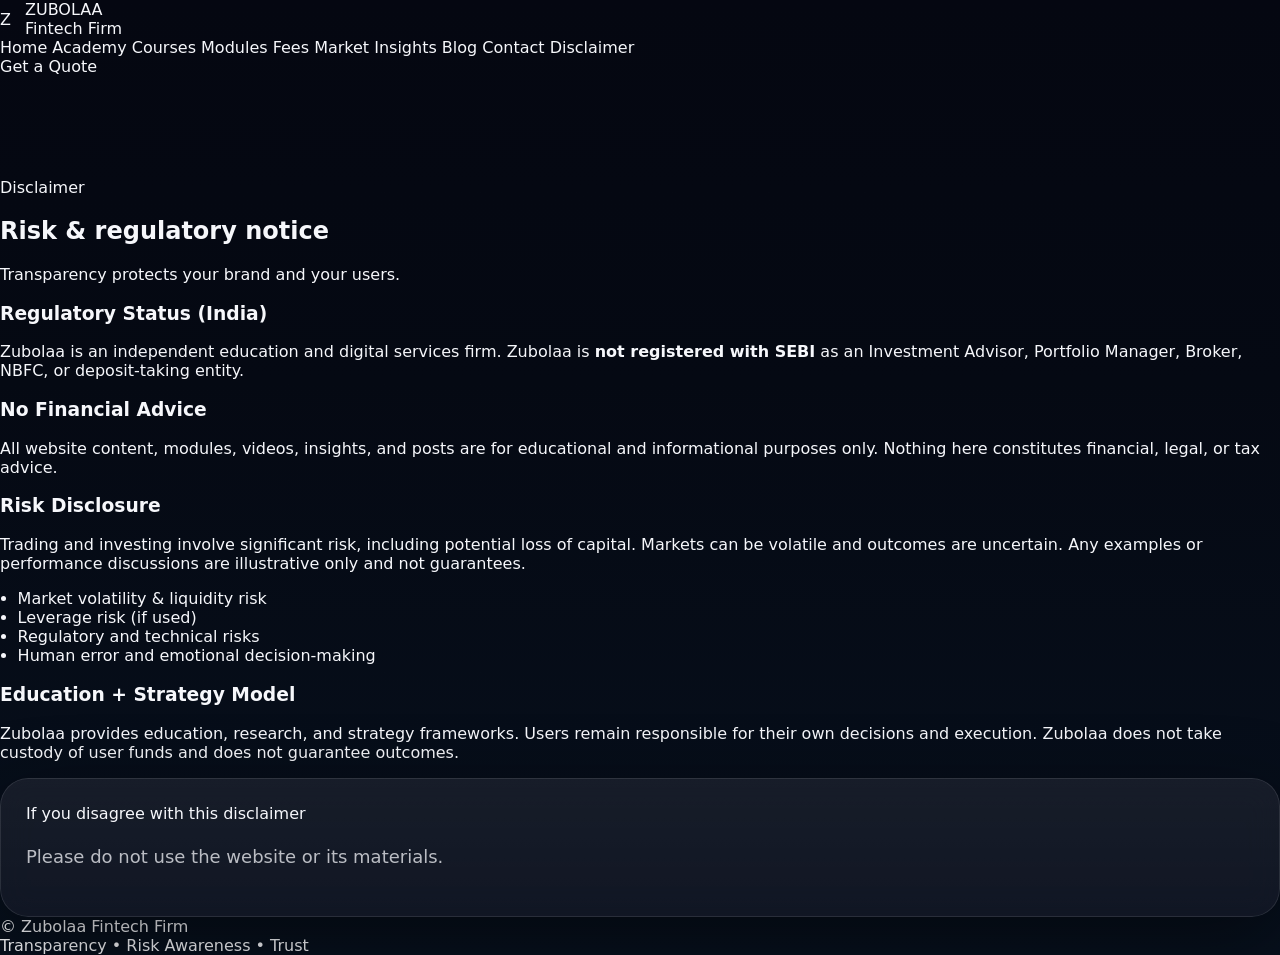
<file: disclaimer.html>
<!doctype html>
<html lang="en">
<head>
  <meta charset="utf-8" />
  <meta name="viewport" content="width=device-width,initial-scale=1" />
  <title>Disclaimer — Zubolaa</title>
  <link rel="stylesheet" href="styles.css" />
  <script defer src="script.js"></script>
</head>
<body>
  <div class="bg-orbs" aria-hidden="true"></div>

  <header class="nav">
  <div class="nav-inner">
    <a class="brand" href="index.html">
      <div class="logo">Z</div>
      <div class="brand-text">
        <div class="name">ZUBOLAA</div>
        <div class="tag">Fintech Firm</div>
      </div>
    </a>

    <nav class="links">
      <a href="index.html">Home</a>
      <a href="academy.html">Academy</a>
      <a href="courses.html">Courses</a>
      <a href="modules.html">Modules</a>
      <a href="fees.html">Fees</a>
      <a href="market-insights.html">Market Insights</a>
      <a href="blog.html">Blog</a>
      <a href="contact.html">Contact</a>
      <a href="disclaimer.html">Disclaimer</a>
    </nav>

    <a class="cta" href="contact.html">Get a Quote</a>
  </div>
</header>

  <main class="wrap">
    <section class="section">
      <p class="pill">Disclaimer</p>
      <h1>Risk & regulatory <span>notice</span></h1>
      <p class="sub">Transparency protects your brand and your users.</p>

      <div class="grid2" style="margin-top:14px;">
        <div class="box">
          <h3>Regulatory Status (India)</h3>
          <p>
            Zubolaa is an independent education and digital services firm. Zubolaa is <b>not registered with SEBI</b>
            as an Investment Advisor, Portfolio Manager, Broker, NBFC, or deposit-taking entity.
          </p>
        </div>

        <div class="box">
          <h3>No Financial Advice</h3>
          <p>
            All website content, modules, videos, insights, and posts are for educational and informational purposes only.
            Nothing here constitutes financial, legal, or tax advice.
          </p>
        </div>
      </div>

      <div class="box" style="margin-top:14px;">
        <h3>Risk Disclosure</h3>
        <p>
          Trading and investing involve significant risk, including potential loss of capital. Markets can be volatile and outcomes are uncertain.
          Any examples or performance discussions are illustrative only and not guarantees.
        </p>
        <ul class="list">
          <li>Market volatility & liquidity risk</li>
          <li>Leverage risk (if used)</li>
          <li>Regulatory and technical risks</li>
          <li>Human error and emotional decision-making</li>
        </ul>
      </div>

      <div class="box" style="margin-top:14px;">
        <h3>Education + Strategy Model</h3>
        <p>
          Zubolaa provides education, research, and strategy frameworks. Users remain responsible for their own decisions and execution.
          Zubolaa does not take custody of user funds and does not guarantee outcomes.
        </p>
      </div>

      <div class="card glow" style="margin-top:14px;">
        <div class="card-title">If you disagree with this disclaimer</div>
        <p class="sub">Please do not use the website or its materials.</p>
      </div>
    </section>

    <footer class="footer">
      <div>© <span id="year"></span> Zubolaa Fintech Firm</div>
      <div class="mini">Transparency • Risk Awareness • Trust</div>
    </footer>
  </main>
</body>

</html>
</file>
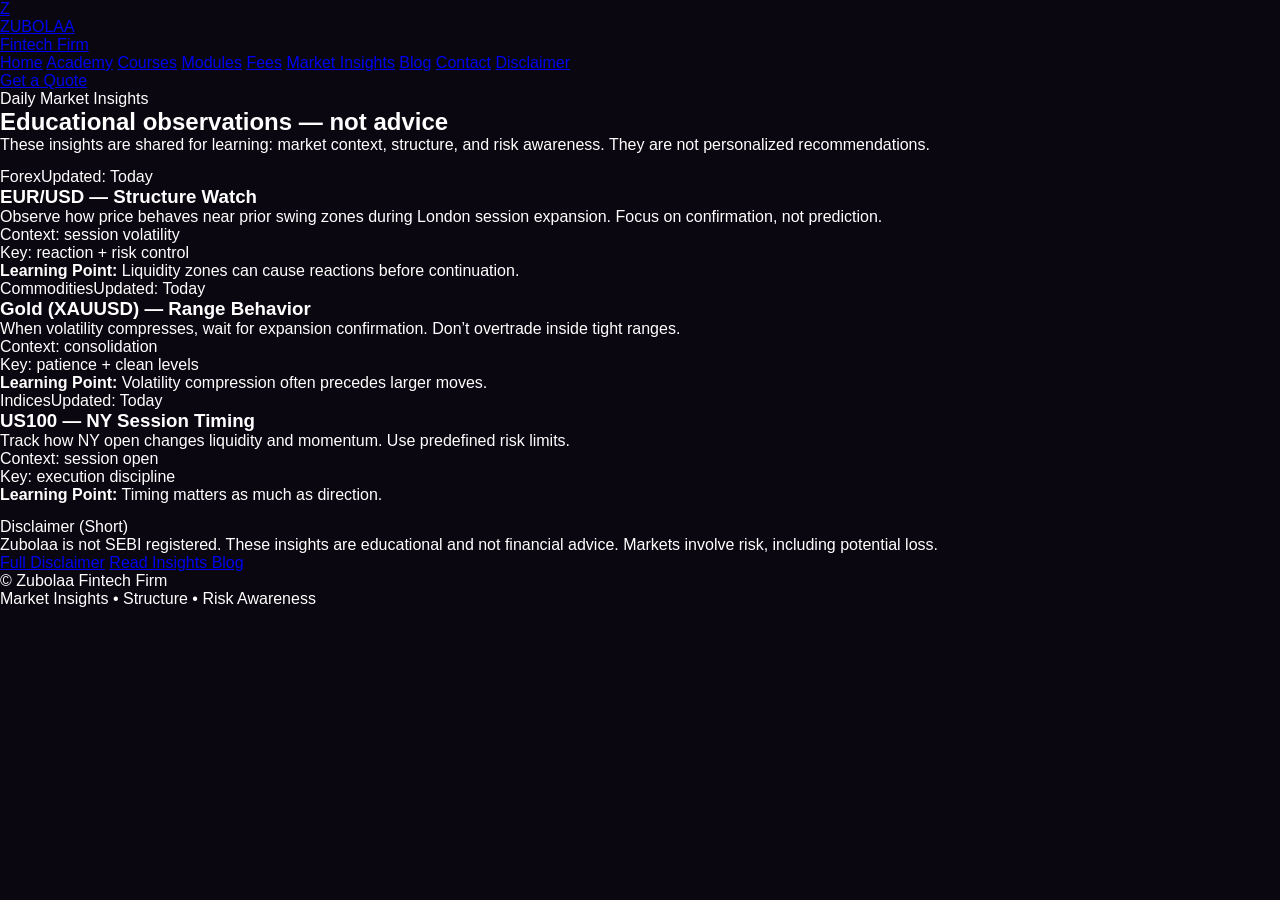
<file: market-insights.html>
<!doctype html>
<html lang="en">
<head>
  <meta charset="utf-8" />
  <meta name="viewport" content="width=device-width,initial-scale=1" />
  <title>Market Insights — Zubolaa</title>
  <link rel="stylesheet" href="style.css" />
  <script defer src="script.js"></script>
</head>
<body>
  <div class="bg-orbs" aria-hidden="true"></div>

 <header class="nav">
  <div class="nav-inner">
    <a class="brand" href="index.html">
      <div class="logo">Z</div>
      <div class="brand-text">
        <div class="name">ZUBOLAA</div>
        <div class="tag">Fintech Firm</div>
      </div>
    </a>

    <nav class="links">
      <a href="index.html">Home</a>
      <a href="academy.html">Academy</a>
      <a href="courses.html">Courses</a>
      <a href="modules.html">Modules</a>
      <a href="fees.html">Fees</a>
      <a href="market-insights.html">Market Insights</a>
      <a href="blog.html">Blog</a>
      <a href="contact.html">Contact</a>
      <a href="disclaimer.html">Disclaimer</a>
    </nav>

    <a class="cta" href="contact.html">Get a Quote</a>
  </div>
</header>

  <main class="wrap">
    <section class="section">
      <p class="pill">Daily Market Insights</p>
      <h1>Educational observations — <span>not advice</span></h1>
      <p class="sub">
        These insights are shared for learning: market context, structure, and risk awareness.
        They are not personalized recommendations.
      </p>

      <div class="grid3" style="margin-top:14px;">
        <div class="box post">
          <div class="meta">
            <span class="badge">Forex</span><span class="date">Updated: Today</span>
          </div>
          <h3>EUR/USD — Structure Watch</h3>
          <p>
            Observe how price behaves near prior swing zones during London session expansion. Focus on confirmation, not prediction.
          </p>
          <ul class="list">
            <li>Context: session volatility</li>
            <li>Key: reaction + risk control</li>
          </ul>
          <p class="mini"><b>Learning Point:</b> Liquidity zones can cause reactions before continuation.</p>
        </div>

        <div class="box post">
          <div class="meta">
            <span class="badge">Commodities</span><span class="date">Updated: Today</span>
          </div>
          <h3>Gold (XAUUSD) — Range Behavior</h3>
          <p>
            When volatility compresses, wait for expansion confirmation. Don’t overtrade inside tight ranges.
          </p>
          <ul class="list">
            <li>Context: consolidation</li>
            <li>Key: patience + clean levels</li>
          </ul>
          <p class="mini"><b>Learning Point:</b> Volatility compression often precedes larger moves.</p>
        </div>

        <div class="box post">
          <div class="meta">
            <span class="badge">Indices</span><span class="date">Updated: Today</span>
          </div>
          <h3>US100 — NY Session Timing</h3>
          <p>
            Track how NY open changes liquidity and momentum. Use predefined risk limits.
          </p>
          <ul class="list">
            <li>Context: session open</li>
            <li>Key: execution discipline</li>
          </ul>
          <p class="mini"><b>Learning Point:</b> Timing matters as much as direction.</p>
        </div>
      </div>

      <div class="card glow" style="margin-top:14px;">
        <div class="card-title">Disclaimer (Short)</div>
        <p class="sub">
          Zubolaa is not SEBI registered. These insights are educational and not financial advice. Markets involve risk, including potential loss.
        </p>
        <div class="hero-actions">
          <a class="btn ghost" href="disclaimer.html">Full Disclaimer</a>
          <a class="btn primary" href="blog.html">Read Insights Blog</a>
        </div>
      </div>
    </section>

    <footer class="footer">
      <div>© <span id="year"></span> Zubolaa Fintech Firm</div>
      <div class="mini">Market Insights • Structure • Risk Awareness</div>
    </footer>
  </main>
</body>

</html>
</file>
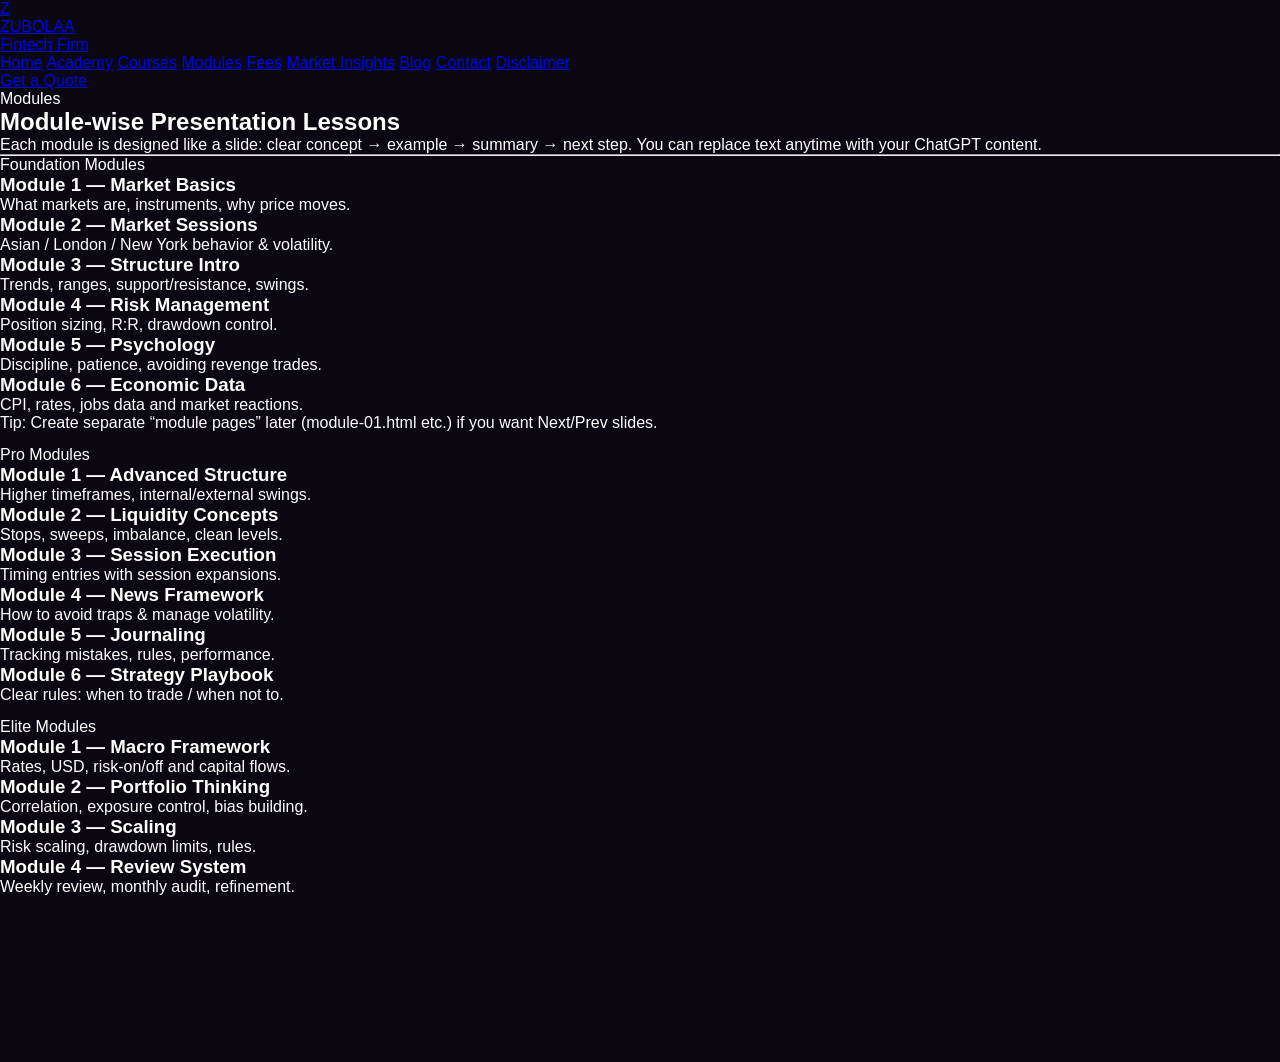
<file: modules.html>
<!doctype html>
<html lang="en">
<head>
  <meta charset="utf-8" />
  <meta name="viewport" content="width=device-width,initial-scale=1" />
  <title>Modules — Zubolaa</title>
  <link rel="stylesheet" href="style.css" />
  <script defer src="script.js"></script>
</head>
<body>
  <div class="bg-orbs" aria-hidden="true"></div>

 <header class="nav">
  <div class="nav-inner">
    <a class="brand" href="index.html">
      <div class="logo">Z</div>
      <div class="brand-text">
        <div class="name">ZUBOLAA</div>
        <div class="tag">Fintech Firm</div>
      </div>
    </a>

    <nav class="links">
      <a href="index.html">Home</a>
      <a href="academy.html">Academy</a>
      <a href="courses.html">Courses</a>
      <a href="modules.html">Modules</a>
      <a href="fees.html">Fees</a>
      <a href="market-insights.html">Market Insights</a>
      <a href="blog.html">Blog</a>
      <a href="contact.html">Contact</a>
      <a href="disclaimer.html">Disclaimer</a>
    </nav>

    <a class="cta" href="contact.html">Get a Quote</a>
  </div>
</header>

  <main class="wrap">
    <section class="section">
      <p class="pill">Modules</p>
      <h1>Module-wise <span>Presentation</span> Lessons</h1>
      <p class="sub">
        Each module is designed like a slide: clear concept → example → summary → next step.
        You can replace text anytime with your ChatGPT content.
      </p>

      <hr class="sep" />

      <div id="foundation" class="card glow">
        <div class="card-title">Foundation Modules</div>
        <div class="grid2">
          <div class="box">
            <h3>Module 1 — Market Basics</h3>
            <p>What markets are, instruments, why price moves.</p>
          </div>
          <div class="box">
            <h3>Module 2 — Market Sessions</h3>
            <p>Asian / London / New York behavior & volatility.</p>
          </div>
          <div class="box">
            <h3>Module 3 — Structure Intro</h3>
            <p>Trends, ranges, support/resistance, swings.</p>
          </div>
          <div class="box">
            <h3>Module 4 — Risk Management</h3>
            <p>Position sizing, R:R, drawdown control.</p>
          </div>
          <div class="box">
            <h3>Module 5 — Psychology</h3>
            <p>Discipline, patience, avoiding revenge trades.</p>
          </div>
          <div class="box">
            <h3>Module 6 — Economic Data</h3>
            <p>CPI, rates, jobs data and market reactions.</p>
          </div>
        </div>
        <p class="mini">Tip: Create separate “module pages” later (module-01.html etc.) if you want Next/Prev slides.</p>
      </div>

      <div id="pro" class="card" style="margin-top:14px;">
        <div class="card-title">Pro Modules</div>
        <div class="grid2">
          <div class="box"><h3>Module 1 — Advanced Structure</h3><p>Higher timeframes, internal/external swings.</p></div>
          <div class="box"><h3>Module 2 — Liquidity Concepts</h3><p>Stops, sweeps, imbalance, clean levels.</p></div>
          <div class="box"><h3>Module 3 — Session Execution</h3><p>Timing entries with session expansions.</p></div>
          <div class="box"><h3>Module 4 — News Framework</h3><p>How to avoid traps & manage volatility.</p></div>
          <div class="box"><h3>Module 5 — Journaling</h3><p>Tracking mistakes, rules, performance.</p></div>
          <div class="box"><h3>Module 6 — Strategy Playbook</h3><p>Clear rules: when to trade / when not to.</p></div>
        </div>
      </div>

      <div id="elite" class="card" style="margin-top:14px;">
        <div class="card-title">Elite Modules</div>
        <div class="grid2">
          <div class="box"><h3>Module 1 — Macro Framework</h3><p>Rates, USD, risk-on/off and capital flows.</p></div>
          <div class="box"><h3>Module 2 — Portfolio Thinking</h3><p>Correlation, exposure control, bias building.</p></div>
          <div class="box"><h3>Module 3 — Scaling</h3><p>Risk scaling, drawdown limits, rules.</p></div>
          <div class="box"><h3>Module 4 — Review System</h3><p>Weekly review, monthly audit, refinement.</p></div>
          <div class="box"><h3>Module 5 — Professional Identity</h3><p>Emotional control, patience, execution focus.</p></div>
          <div class="box"><h3>Module 6 — Long-Term Growth</h3><p>Process-first thinking; sustainability.</p></div>
        </div>
      </div>

      <div class="card glow" style="margin-top:14px;">
        <div class="card-title">Want Next/Prev Slide Modules?</div>
        <p class="sub">
          Tell me how many modules you want in Foundation/Pro/Elite, and I’ll generate
          ready “presentation pages” with Next/Prev navigation.
        </p>
      </div>
    </section>

    <footer class="footer">
      <div>© <span id="year"></span> Zubolaa Fintech Firm</div>
      <div class="mini">Modules • Learning • Execution Discipline</div>
    </footer>
  </main>
</body>

</html>
</file>
<file: css/global.css>
:root {
  --bg: #060b16;
  --bg-deep: #040913;
  --bg-soft: #0a1324;
  --bg-softer: #0d1930;

  --panel: rgba(10, 20, 38, 0.72);
  --panel-strong: rgba(7, 15, 30, 0.88);
  --panel-soft: rgba(255, 255, 255, 0.035);
  --panel-glass: rgba(12, 22, 42, 0.62);

  --line: rgba(129, 160, 214, 0.14);
  --line-strong: rgba(129, 160, 214, 0.24);
  --line-gold: rgba(214, 168, 95, 0.28);

  --text: #f5f7fb;
  --text-soft: #d9e2f2;
  --muted: #a9b3c9;
  --muted-2: #8190ad;

  --blue: #4d7cff;
  --blue-deep: #274fc0;
  --blue-soft: rgba(77, 124, 255, 0.2);

  --cyan: #6ed8ff;
  --cyan-soft: rgba(110, 216, 255, 0.16);

  --gold: #d6a85f;
  --gold-light: #f0c987;
  --gold-deep: #8f6830;
  --gold-soft: rgba(214, 168, 95, 0.16);
  --gold-glow: rgba(240, 201, 135, 0.2);

  --shadow-xl: 0 30px 100px rgba(0, 0, 0, 0.45);
  --shadow-lg: 0 18px 50px rgba(0, 0, 0, 0.35);
  --shadow-md: 0 14px 28px rgba(0, 0, 0, 0.24);
  --shadow-gold: 0 0 40px rgba(214, 168, 95, 0.16);

  --radius-xl: 34px;
  --radius-lg: 28px;
  --radius-md: 22px;
  --radius-sm: 16px;
  --radius-xs: 12px;

  --max: 1240px;
  --header-height: 88px;
}

*,
*::before,
*::after {
  box-sizing: border-box;
}

html {
  scroll-behavior: smooth;
}

body {
  margin: 0;
  font-family: "Inter", sans-serif;
  background:
    radial-gradient(circle at top left, rgba(77, 124, 255, 0.14), transparent 30%),
    radial-gradient(circle at top right, rgba(214, 168, 95, 0.08), transparent 24%),
    radial-gradient(circle at 50% 10%, rgba(255, 255, 255, 0.03), transparent 18%),
    linear-gradient(180deg, #040913 0%, #060b16 26%, #07111d 58%, #040913 100%);
  color: var(--text);
  overflow-x: hidden;
  min-height: 100vh;
  text-rendering: optimizeLegibility;
  -webkit-font-smoothing: antialiased;
  -moz-osx-font-smoothing: grayscale;
}

img,
video {
  max-width: 100%;
  display: block;
}

a {
  color: inherit;
  text-decoration: none;
}

button,
input,
textarea,
select {
  font: inherit;
}

button {
  border: none;
  background: none;
  padding: 0;
  cursor: pointer;
}

input,
textarea,
select {
  outline: none;
}

::selection {
  background: rgba(214, 168, 95, 0.26);
  color: var(--text);
}

.container {
  width: min(var(--max), 92%);
  margin: 0 auto;
}

.section-space {
  padding: clamp(76px, 8vw, 128px) 0;
}

.center-text {
  text-align: center;
}

.section-eyebrow,
.section-label {
  margin: 0 0 16px;
  color: var(--gold-light);
  font-family: "Sora", sans-serif;
  font-size: 0.8rem;
  font-weight: 700;
  letter-spacing: 0.18em;
  text-transform: uppercase;
}

.hero-copy h1,
.section-intro h2,
.zubot-copy h2,
.spotlight-copy h2,
.future-strip-inner h2 {
  margin: 0;
  color: var(--text);
  font-family: "Sora", sans-serif;
  font-size: clamp(2.3rem, 4.8vw, 4.9rem);
  line-height: 1.03;
  letter-spacing: -0.045em;
  font-weight: 800;
}

.section-thesis,
.section-support,
.spotlight-line,
.future-strip-inner p:last-child,
.hero-text {
  color: var(--muted);
  font-size: 1.04rem;
  line-height: 1.82;
}

.site-ambient {
  position: fixed;
  inset: 0;
  z-index: -2;
  pointer-events: none;
  overflow: hidden;
}

.ambient {
  position: absolute;
  border-radius: 999px;
  filter: blur(95px);
  opacity: 0.72;
}

.ambient-blue {
  width: 430px;
  height: 430px;
  background: rgba(77, 124, 255, 0.15);
  left: -100px;
  top: 120px;
}

.ambient-gold {
  width: 320px;
  height: 320px;
  background: rgba(214, 168, 95, 0.11);
  right: -70px;
  top: 90px;
}

.ambient-grid {
  inset: 0;
  width: 100%;
  height: 100%;
  border-radius: 0;
  filter: none;
  opacity: 0.045;
  background-image:
    linear-gradient(rgba(255, 255, 255, 0.025) 1px, transparent 1px),
    linear-gradient(90deg, rgba(255, 255, 255, 0.025) 1px, transparent 1px);
  background-size: 54px 54px;
}

.site-ambient::after {
  content: "";
  position: absolute;
  inset: 0;
  background:
    radial-gradient(circle at center, transparent 40%, rgba(4, 9, 19, 0.28) 100%);
}

main {
  position: relative;
  z-index: 1;
}

strong {
  color: var(--text);
}

hr {
  border: none;
  border-top: 1px solid var(--line);
}

@media (max-width: 640px) {
  .section-space {
    padding: 72px 0;
  }

  .hero-copy h1,
  .section-intro h2,
  .zubot-copy h2,
  .spotlight-copy h2,
  .future-strip-inner h2 {
    line-height: 1.07;
    font-size: clamp(2rem, 10vw, 3rem);
  }

  .section-thesis,
  .section-support,
  .spotlight-line,
  .future-strip-inner p:last-child,
  .hero-text {
    font-size: 0.98rem;
    line-height: 1.72;
  }
}

@media (max-width: 480px) {
  .container {
    width: min(92%, 100%);
  }

  .section-eyebrow,
  .section-label {
    letter-spacing: 0.15em;
    font-size: 0.74rem;
  }
}

@media (prefers-reduced-motion: reduce) {
  html {
    scroll-behavior: auto;
  }

  *,
  *::before,
  *::after {
    animation: none !important;
    transition: none !important;
  }
}
/* =========================================
   ZUBOLAA HOMEPAGE UNIVERSE BACKGROUND
========================================= */

body {
  position: relative;
  overflow-x: hidden;
  background:
    radial-gradient(circle at 20% 10%, rgba(63, 216, 255, 0.06), transparent 28%),
    radial-gradient(circle at 80% 18%, rgba(244, 195, 90, 0.05), transparent 24%),
    radial-gradient(circle at 50% 50%, rgba(47, 107, 255, 0.05), transparent 42%),
    linear-gradient(180deg, #07111f 0%, #081425 30%, #09182a 58%, #07111f 100%);
  color: #ecf4ff;
}

.page-universe {
  position: fixed;
  inset: 0;
  z-index: -3;
  pointer-events: none;
  overflow: hidden;
}

.universe-layer {
  position: absolute;
  inset: 0;
}

.universe-grid {
  opacity: 0.16;
  background-image:
    linear-gradient(rgba(63, 216, 255, 0.06) 1px, transparent 1px),
    linear-gradient(90deg, rgba(63, 216, 255, 0.06) 1px, transparent 1px);
  background-size: 90px 90px;
  mask-image: radial-gradient(circle at center, black 40%, transparent 100%);
  -webkit-mask-image: radial-gradient(circle at center, black 40%, transparent 100%);
}

.universe-glow-1 {
  background:
    radial-gradient(circle at 15% 20%, rgba(63, 216, 255, 0.14), transparent 24%),
    radial-gradient(circle at 70% 30%, rgba(47, 107, 255, 0.12), transparent 30%),
    radial-gradient(circle at 50% 80%, rgba(244, 195, 90, 0.08), transparent 20%);
  filter: blur(40px);
  animation: floatGlowOne 16s ease-in-out infinite alternate;
}

.universe-glow-2 {
  background:
    radial-gradient(circle at 85% 14%, rgba(63, 216, 255, 0.10), transparent 22%),
    radial-gradient(circle at 30% 65%, rgba(244, 195, 90, 0.07), transparent 18%),
    radial-gradient(circle at 60% 52%, rgba(47, 107, 255, 0.10), transparent 24%);
  filter: blur(60px);
  animation: floatGlowTwo 20s ease-in-out infinite alternate;
}

.universe-orb {
  border-radius: 50%;
  filter: blur(6px);
  opacity: 0.45;
}

.universe-orb-1 {
  width: 420px;
  height: 420px;
  top: -80px;
  right: -90px;
  background: radial-gradient(circle, rgba(63, 216, 255, 0.16) 0%, rgba(63, 216, 255, 0.05) 38%, transparent 72%);
  animation: orbDriftOne 18s ease-in-out infinite alternate;
}

.universe-orb-2 {
  width: 360px;
  height: 360px;
  bottom: 6%;
  left: -100px;
  background: radial-gradient(circle, rgba(244, 195, 90, 0.10) 0%, rgba(47, 107, 255, 0.08) 42%, transparent 75%);
  animation: orbDriftTwo 22s ease-in-out infinite alternate;
}

.universe-noise {
  opacity: 0.045;
  mix-blend-mode: screen;
  background-image:
    radial-gradient(circle at 20% 30%, rgba(255,255,255,0.6) 0.6px, transparent 1px),
    radial-gradient(circle at 70% 60%, rgba(255,255,255,0.35) 0.8px, transparent 1.2px),
    radial-gradient(circle at 40% 80%, rgba(255,255,255,0.4) 0.7px, transparent 1px),
    radial-gradient(circle at 85% 25%, rgba(255,255,255,0.28) 0.6px, transparent 1px);
  background-size: 180px 180px, 240px 240px, 200px 200px, 260px 260px;
}
</file>
<file: css/components.css>
.site-header {
  position: sticky;
  top: 0;
  z-index: 60;
  padding: 12px 0;
  backdrop-filter: blur(18px);
  -webkit-backdrop-filter: blur(18px);
  background: linear-gradient(180deg, rgba(4, 10, 18, 0.88), rgba(4, 10, 18, 0.72));
  border-bottom: 1px solid rgba(255, 255, 255, 0.05);
  box-shadow: 0 10px 28px rgba(0, 0, 0, 0.18);
  transition:
    background 0.28s ease,
    border-color 0.28s ease,
    box-shadow 0.28s ease,
    backdrop-filter 0.28s ease,
    -webkit-backdrop-filter 0.28s ease;
}

.site-header.is-scrolled {
  background: linear-gradient(180deg, rgba(5, 11, 21, 0.95), rgba(5, 11, 21, 0.82));
  border-bottom-color: rgba(255, 255, 255, 0.08);
  box-shadow: 0 16px 38px rgba(0, 0, 0, 0.24);
}

.header-wrap {
  min-height: 82px;
  display: flex;
  align-items: center;
  justify-content: space-between;
  gap: 20px;
  position: relative;
  z-index: 1;
}

/* =========================
   BRAND / LOGO
========================= */

.brand-mark {
  position: relative;
  display: inline-flex;
  align-items: center;
  gap: 14px;
  min-width: max-content;
  text-decoration: none;
}

.brand-badge-shell {
  position: relative;
  width: 88px;
  height: 88px;
  display: grid;
  place-items: center;
  flex-shrink: 0;
}

.brand-badge-glow {
  position: absolute;
  inset: 10px;
  border-radius: 26px;
  background:
    radial-gradient(circle at 30% 20%, rgba(110, 216, 255, 0.22), transparent 44%),
    radial-gradient(circle at 72% 76%, rgba(214, 168, 95, 0.18), transparent 48%);
  filter: blur(18px);
  opacity: 0.92;
  pointer-events: none;
}

.brand-badge-frame {
  position: relative;
  width: 100%;
  height: 100%;
  display: grid;
  place-items: center;
  border-radius: 26px;
  overflow: hidden;
  background:
    linear-gradient(145deg, rgba(255, 255, 255, 0.10), rgba(255, 255, 255, 0.03)),
    linear-gradient(135deg, rgba(10, 20, 38, 0.94), rgba(5, 12, 24, 0.90));
  border: 1px solid rgba(255, 255, 255, 0.10);
  box-shadow:
    0 16px 38px rgba(0, 0, 0, 0.26),
    inset 0 1px 0 rgba(255, 255, 255, 0.10),
    0 0 24px rgba(110, 216, 255, 0.06);
  transition:
    transform 0.3s ease,
    box-shadow 0.3s ease,
    border-color 0.3s ease;
  backdrop-filter: blur(12px);
  -webkit-backdrop-filter: blur(12px);
}

.brand-badge-frame::before {
  content: "";
  position: absolute;
  inset: 1px;
  border-radius: inherit;
  border: 1px solid rgba(110, 216, 255, 0.08);
  pointer-events: none;
}

.brand-badge-frame::after {
  content: "";
  position: absolute;
  top: 8px;
  left: 10px;
  width: 52%;
  height: 16px;
  border-radius: 999px;
  background: linear-gradient(90deg, rgba(255, 255, 255, 0.24), rgba(255, 255, 255, 0));
  filter: blur(2px);
  pointer-events: none;
}

.brand-logo {
  width: 62px;
  height: 62px;
  object-fit: contain;
  object-position: center;
  display: block;
  position: relative;
  z-index: 2;
  filter:
    drop-shadow(0 8px 14px rgba(0, 0, 0, 0.24))
    drop-shadow(0 0 14px rgba(110, 216, 255, 0.10));
  transition: transform 0.3s ease, filter 0.3s ease;
}

.brand-meta {
  display: flex;
  flex-direction: column;
  line-height: 1.04;
}

.brand-title {
  font-family: "Sora", sans-serif;
  font-size: 1.16rem;
  font-weight: 700;
  letter-spacing: 0.01em;
  color: var(--text);
}

.brand-subtitle {
  margin-top: 6px;
  font-size: 0.72rem;
  letter-spacing: 0.2em;
  text-transform: uppercase;
  color: rgba(245, 247, 251, 0.58);
}

.brand-mark:hover .brand-badge-frame {
  transform: translateY(-2px);
  border-color: rgba(214, 168, 95, 0.22);
  box-shadow:
    0 20px 44px rgba(0, 0, 0, 0.30),
    inset 0 1px 0 rgba(255, 255, 255, 0.12),
    0 0 28px rgba(110, 216, 255, 0.10);
}

.brand-mark:hover .brand-logo {
  transform: scale(1.05);
}

/* =========================
   NAVIGATION
========================= */

.main-nav {
  display: flex;
  align-items: center;
  gap: 8px;
  padding: 8px;
  border-radius: 999px;
  background: rgba(255, 255, 255, 0.03);
  border: 1px solid rgba(255, 255, 255, 0.06);
  box-shadow:
    inset 0 1px 0 rgba(255, 255, 255, 0.04),
    0 10px 24px rgba(0, 0, 0, 0.16);
}

.main-nav a {
  position: relative;
  display: inline-flex;
  align-items: center;
  justify-content: center;
  padding: 12px 16px;
  border-radius: 999px;
  color: var(--muted);
  font-family: "Sora", sans-serif;
  font-size: 0.92rem;
  font-weight: 600;
  letter-spacing: 0.01em;
  transition:
    color 0.28s ease,
    transform 0.28s ease,
    background 0.28s ease,
    box-shadow 0.28s ease;
}

.main-nav a::after {
  content: "";
  position: absolute;
  left: 14px;
  right: 14px;
  bottom: 7px;
  height: 1px;
  background: linear-gradient(90deg, transparent, var(--gold-light), transparent);
  transform: scaleX(0);
  transform-origin: center;
  transition: transform 0.28s ease;
  opacity: 0.9;
}

.main-nav a:hover,
.main-nav a.is-current {
  color: var(--text);
  transform: translateY(-1px);
  background: rgba(255, 255, 255, 0.035);
  box-shadow:
    inset 0 1px 0 rgba(255, 255, 255, 0.05),
    0 8px 20px rgba(0, 0, 0, 0.12);
}

.main-nav a:hover::after,
.main-nav a.is-current::after {
  transform: scaleX(1);
}

.nav-cta {
  padding: 12px 18px !important;
  border-radius: 999px;
  border: 1px solid rgba(255, 255, 255, 0.08);
  background: linear-gradient(135deg, #f0c987 0%, #d6a85f 46%, #f4d79b 100%);
  color: #06111f !important;
  box-shadow:
    0 12px 26px rgba(214, 168, 95, 0.22),
    inset 0 1px 0 rgba(255, 255, 255, 0.18);
}

.nav-cta::after {
  display: none;
}

.nav-cta:hover {
  border-color: rgba(214, 168, 95, 0.26);
  color: #06111f !important;
  box-shadow:
    0 16px 30px rgba(214, 168, 95, 0.28),
    inset 0 1px 0 rgba(255, 255, 255, 0.22);
}

/* =========================
   MENU TOGGLE
========================= */

.menu-toggle {
  display: none;
  width: 48px;
  height: 48px;
  border: 1px solid rgba(255, 255, 255, 0.08);
  border-radius: 16px;
  background:
    linear-gradient(145deg, rgba(255, 255, 255, 0.06), rgba(255, 255, 255, 0.025));
  align-items: center;
  justify-content: center;
  flex-direction: column;
  gap: 5px;
  box-shadow:
    0 12px 24px rgba(0, 0, 0, 0.16),
    inset 0 1px 0 rgba(255, 255, 255, 0.05);
  transition:
    background 0.28s ease,
    border-color 0.28s ease,
    transform 0.28s ease,
    box-shadow 0.28s ease;
}

.menu-toggle:hover {
  background: rgba(255, 255, 255, 0.06);
  border-color: rgba(214, 168, 95, 0.18);
}

.menu-toggle span {
  width: 18px;
  height: 2px;
  background: var(--text);
  border-radius: 999px;
  transition: transform 0.28s ease, opacity 0.28s ease;
}

.menu-toggle.is-active span:nth-child(1) {
  transform: translateY(3.5px) rotate(45deg);
}

.menu-toggle.is-active span:nth-child(2) {
  transform: translateY(-3.5px) rotate(-45deg);
}

/* =========================
   BUTTONS
========================= */

.btn {
  min-height: 54px;
  padding: 14px 24px;
  display: inline-flex;
  align-items: center;
  justify-content: center;
  border-radius: 999px;
  font-family: "Sora", sans-serif;
  font-size: 0.95rem;
  font-weight: 700;
  letter-spacing: 0.01em;
  transition:
    transform 0.28s ease,
    box-shadow 0.28s ease,
    border-color 0.28s ease,
    background 0.28s ease,
    color 0.28s ease;
}

.btn:hover {
  transform: translateY(-2px);
}

.btn-primary {
  color: #06111f;
  background: linear-gradient(135deg, #f2d396 0%, #d6a85f 48%, #f6d89b 100%);
  box-shadow:
    0 12px 30px rgba(214, 168, 95, 0.22),
    0 0 0 1px rgba(255, 255, 255, 0.08) inset;
}

.btn-primary:hover {
  box-shadow:
    0 18px 38px rgba(214, 168, 95, 0.28),
    0 0 0 1px rgba(255, 255, 255, 0.12) inset;
}

.btn-secondary {
  color: var(--text);
  border: 1px solid rgba(255, 255, 255, 0.09);
  background:
    linear-gradient(180deg, rgba(255, 255, 255, 0.055), rgba(255, 255, 255, 0.02));
  box-shadow:
    0 10px 24px rgba(0, 0, 0, 0.20),
    0 0 24px rgba(110, 216, 255, 0.04);
}

.btn-secondary:hover {
  border-color: rgba(214, 168, 95, 0.26);
  box-shadow:
    0 14px 30px rgba(0, 0, 0, 0.24),
    0 0 28px rgba(110, 216, 255, 0.06);
}

/* =========================
   TAGS / VISUAL CARDS
========================= */

.card-tag {
  display: inline-flex;
  align-items: center;
  gap: 8px;
  margin-bottom: 18px;
  padding: 8px 12px;
  border-radius: 999px;
  font-family: "Sora", sans-serif;
  font-size: 0.72rem;
  font-weight: 600;
  letter-spacing: 0.12em;
  text-transform: uppercase;
  color: var(--text-soft);
  background: rgba(255, 255, 255, 0.045);
  border: 1px solid rgba(255, 255, 255, 0.06);
  box-shadow: inset 0 1px 0 rgba(255, 255, 255, 0.03);
}

.visual-card {
  position: relative;
  width: min(100%, 420px);
  min-height: 280px;
  padding: 34px 28px;
  border-radius: 30px;
  border: 1px solid rgba(255, 255, 255, 0.07);
  background:
    linear-gradient(180deg, rgba(255, 255, 255, 0.055), rgba(255, 255, 255, 0.02)),
    rgba(10, 18, 34, 0.74);
  backdrop-filter: blur(18px);
  -webkit-backdrop-filter: blur(18px);
  box-shadow:
    var(--shadow-lg),
    inset 0 1px 0 rgba(255, 255, 255, 0.04);
  overflow: hidden;
  display: flex;
  flex-direction: column;
  justify-content: flex-end;
}

.visual-glow {
  position: absolute;
  inset: auto auto 0 0;
  width: 220px;
  height: 220px;
  background: radial-gradient(circle, rgba(110, 216, 255, 0.18), transparent 64%);
  filter: blur(14px);
  opacity: 0.78;
}

.visual-card::before {
  content: "";
  position: absolute;
  inset: 0;
  border-radius: inherit;
  padding: 1px;
  background: linear-gradient(
    135deg,
    rgba(255, 255, 255, 0.03),
    rgba(214, 168, 95, 0.28),
    rgba(110, 216, 255, 0.08),
    rgba(255, 255, 255, 0.02)
  );
  -webkit-mask:
    linear-gradient(#fff 0 0) content-box,
    linear-gradient(#fff 0 0);
  -webkit-mask-composite: xor;
  mask-composite: exclude;
  pointer-events: none;
}

.visual-card::after {
  content: "";
  position: absolute;
  top: 24px;
  right: 24px;
  width: 78px;
  height: 78px;
  border-radius: 22px;
  border: 1px solid rgba(214, 168, 95, 0.18);
  background:
    linear-gradient(180deg, rgba(214, 168, 95, 0.08), rgba(110, 216, 255, 0.04));
  box-shadow:
    0 0 30px rgba(214, 168, 95, 0.08),
    0 0 22px rgba(110, 216, 255, 0.06);
}

.visual-card h3 {
  position: relative;
  z-index: 1;
  margin: 0 0 12px;
  font-family: "Sora", sans-serif;
  font-size: 1.36rem;
  line-height: 1.14;
  color: var(--text);
}

.visual-card p {
  position: relative;
  z-index: 1;
  margin: 0;
  color: var(--muted);
  line-height: 1.75;
}

/* =========================
   FOOTER
========================= */

.site-footer {
  position: relative;
  overflow: hidden;
  margin-top: 34px;
  padding-top: 34px;
  background:
    linear-gradient(180deg, rgba(255, 255, 255, 0.01), rgba(0, 0, 0, 0.16)),
    linear-gradient(180deg, rgba(6, 11, 22, 0.78), rgba(4, 9, 19, 0.98));
  border-top: 1px solid rgba(255, 255, 255, 0.05);
  box-shadow:
    inset 0 1px 0 rgba(255, 255, 255, 0.03),
    0 -20px 60px rgba(0, 0, 0, 0.18);
}

.site-footer::before {
  content: "";
  position: absolute;
  inset: 0;
  pointer-events: none;
  background:
    radial-gradient(circle at 16% 18%, rgba(110, 216, 255, 0.08), transparent 28%),
    radial-gradient(circle at 84% 14%, rgba(214, 168, 95, 0.08), transparent 24%);
}

.site-footer::after {
  content: "";
  position: absolute;
  left: 50%;
  top: 0;
  transform: translateX(-50%);
  width: min(1120px, 92%);
  height: 1px;
  background: linear-gradient(
    90deg,
    rgba(110, 216, 255, 0) 0%,
    rgba(110, 216, 255, 0.22) 18%,
    rgba(214, 168, 95, 0.28) 50%,
    rgba(110, 216, 255, 0.22) 82%,
    rgba(110, 216, 255, 0) 100%
  );
}

.footer-top {
  padding: 30px 0 28px;
  display: grid;
  grid-template-columns: 1.1fr 1fr;
  gap: 34px;
  position: relative;
  z-index: 1;
}

.footer-brand {
  position: relative;
  padding: 28px 28px 24px;
  border-radius: 30px;
  background:
    linear-gradient(145deg, rgba(255, 255, 255, 0.06), rgba(255, 255, 255, 0.02)),
    linear-gradient(135deg, rgba(10, 20, 38, 0.92), rgba(5, 12, 24, 0.88));
  border: 1px solid rgba(255, 255, 255, 0.08);
  box-shadow:
    0 20px 44px rgba(0, 0, 0, 0.24),
    inset 0 1px 0 rgba(255, 255, 255, 0.06);
}

.footer-brand::before {
  content: "";
  position: absolute;
  inset: 0;
  border-radius: inherit;
  background:
    radial-gradient(circle at 18% 18%, rgba(110, 216, 255, 0.08), transparent 26%),
    radial-gradient(circle at 82% 80%, rgba(214, 168, 95, 0.08), transparent 24%);
  pointer-events: none;
}

.footer-brand img {
  height: 64px;
  width: auto;
  object-fit: contain;
  display: block;
  filter:
    drop-shadow(0 10px 18px rgba(0, 0, 0, 0.28))
    drop-shadow(0 0 16px rgba(110, 216, 255, 0.08));
}

.footer-brand p {
  max-width: 520px;
  margin: 20px 0 0;
  color: var(--muted);
  line-height: 1.8;
}

.footer-links-wrap {
  display: grid;
  grid-template-columns: repeat(3, minmax(0, 1fr));
  gap: 22px;
}

.footer-links {
  padding: 24px 20px 20px;
  border-radius: 24px;
  background:
    linear-gradient(145deg, rgba(255, 255, 255, 0.045), rgba(255, 255, 255, 0.015));
  border: 1px solid rgba(255, 255, 255, 0.06);
  box-shadow:
    0 14px 30px rgba(0, 0, 0, 0.16),
    inset 0 1px 0 rgba(255, 255, 255, 0.04);
}

.footer-links h3 {
  margin: 0 0 16px;
  font-family: "Sora", sans-serif;
  font-size: 0.88rem;
  letter-spacing: 0.12em;
  text-transform: uppercase;
  color: var(--gold-light);
}

.footer-links a {
  display: block;
  margin-bottom: 12px;
  color: var(--muted);
  transition: color 0.25s ease, transform 0.25s ease, text-shadow 0.25s ease;
}

.footer-links a:hover {
  color: var(--text);
  transform: translateX(3px);
  text-shadow: 0 0 12px rgba(110, 216, 255, 0.12);
}

.footer-bottom {
  padding: 18px 0 26px;
  border-top: 1px solid rgba(255, 255, 255, 0.05);
  position: relative;
  z-index: 1;
}

.footer-bottom p {
  margin: 0;
  color: var(--muted-2);
  font-size: 0.92rem;
  text-align: center;
}

/* =========================
   RESPONSIVE
========================= */

@media (max-width: 1100px) {
  .footer-top {
    grid-template-columns: 1fr;
  }

  .footer-links-wrap {
    grid-template-columns: repeat(3, minmax(0, 1fr));
  }
}

@media (max-width: 860px) {
  .brand-subtitle {
    display: none;
  }

  .main-nav {
    position: absolute;
    top: calc(100% + 10px);
    left: 4%;
    right: 4%;
    display: none;
    flex-direction: column;
    align-items: stretch;
    gap: 6px;
    padding: 18px;
    border-radius: 22px;
    background:
      linear-gradient(180deg, rgba(8, 18, 34, 0.98), rgba(5, 12, 24, 0.98));
    border: 1px solid rgba(255, 255, 255, 0.06);
    box-shadow:
      0 22px 44px rgba(0, 0, 0, 0.36),
      0 0 30px rgba(110, 216, 255, 0.05);
    backdrop-filter: blur(20px);
    -webkit-backdrop-filter: blur(20px);
    overflow: hidden;
  }

  .main-nav.is-open {
    display: flex;
    animation: navFadeDown 0.34s ease;
  }

  .main-nav a {
    position: relative;
    z-index: 1;
    justify-content: flex-start;
    padding: 14px 12px;
    border-radius: 14px;
    color: #dce8ff;
    font-size: 0.98rem;
  }

  .main-nav a::after {
    display: none;
  }

  .main-nav a:hover,
  .main-nav a.is-current {
    background: rgba(255, 255, 255, 0.04);
    color: var(--text);
  }

  .nav-cta {
    margin-top: 6px;
    justify-content: center !important;
    text-align: center;
  }

  .menu-toggle {
    display: inline-flex;
  }

  body.menu-open {
    overflow: hidden;
  }

  .footer-links-wrap {
    grid-template-columns: 1fr 1fr;
  }
}

@media (max-width: 640px) {
  .btn {
    width: 100%;
  }

  .visual-card {
    border-radius: 24px;
    min-height: 250px;
    padding: 28px 22px;
  }

  .header-wrap {
    min-height: 74px;
  }

  .brand-badge-shell {
    width: 74px;
    height: 74px;
  }

  .brand-logo {
    width: 52px;
    height: 52px;
  }

  .brand-title {
    font-size: 1.04rem;
  }

  .footer-links-wrap {
    grid-template-columns: 1fr;
  }

  .footer-brand {
    padding: 24px 20px 20px;
    border-radius: 24px;
  }

  .footer-brand img {
    height: 58px;
  }

  .footer-brand p {
    font-size: 0.98rem;
    line-height: 1.72;
  }
}

@keyframes navFadeDown {
  from {
    opacity: 0;
    transform: translateY(-10px) scale(0.985);
  }
  to {
    opacity: 1;
    transform: translateY(0) scale(1);
  }
}
</file>
<file: css/animations.css>
@keyframes floatSoft {
  0%,
  100% {
    transform: translateY(0px);
  }
  50% {
    transform: translateY(-8px);
  }
}

@keyframes floatSoftAlt {
  0%,
  100% {
    transform: translateY(0px);
  }
  50% {
    transform: translateY(6px);
  }
}

@keyframes pulseGlow {
  0%,
  100% {
    opacity: 0.7;
    transform: scale(1);
  }
  50% {
    opacity: 0.96;
    transform: scale(1.035);
  }
}

@keyframes pulseCore {
  0%,
  100% {
    box-shadow:
      0 18px 44px rgba(0,0,0,0.34),
      0 0 60px rgba(110,216,255,0.08);
  }
  50% {
    box-shadow:
      0 20px 48px rgba(0,0,0,0.38),
      0 0 70px rgba(110,216,255,0.12),
      0 0 22px rgba(214,168,95,0.08);
  }
}

@keyframes slowRotate {
  from {
    transform: scale(0.78) rotate(0deg);
  }
  to {
    transform: scale(0.78) rotate(360deg);
  }
}

@keyframes slowRotateReverse {
  from {
    transform: scale(0.98) rotate(0deg);
  }
  to {
    transform: scale(0.98) rotate(-360deg);
  }
}

@keyframes slowRotateOuter {
  from {
    transform: scale(1.14) rotate(0deg);
  }
  to {
    transform: scale(1.14) rotate(360deg);
  }
}

@keyframes scrollLine {
  0%,
  100% {
    opacity: 0.55;
    transform: scaleY(1);
  }
  50% {
    opacity: 1;
    transform: scaleY(1.14);
  }
}

@keyframes scrollTextFloat {
  0%,
  100% {
    transform: translateY(0px);
    opacity: 0.84;
  }
  50% {
    transform: translateY(3px);
    opacity: 1;
  }
}

@keyframes fadeUpSoft {
  from {
    opacity: 0;
    transform: translateY(24px);
  }
  to {
    opacity: 1;
    transform: translateY(0);
  }
}

@keyframes glowSweep {
  0% {
    opacity: 0;
    transform: translateX(-30%) scaleX(0.96);
  }
  30% {
    opacity: 0.55;
  }
  100% {
    opacity: 0;
    transform: translateX(30%) scaleX(1.04);
  }
}

@keyframes botPulse {
  0%,
  100% {
    box-shadow:
      0 0 0 0 rgba(214,168,95,0.08),
      0 0 0 0 rgba(110,216,255,0.06);
  }
  50% {
    box-shadow:
      0 0 0 10px rgba(214,168,95,0.02),
      0 0 0 18px rgba(110,216,255,0.02);
  }
}

/* Ambient */
.ambient-blue {
  animation: pulseGlow 11s ease-in-out infinite;
}

.ambient-gold {
  animation: pulseGlow 13s ease-in-out infinite;
}

/* Opening */
.scroll-indicator-line {
  transform-origin: center bottom;
  animation: scrollLine 1.9s ease-in-out infinite;
}

.scroll-indicator-text {
  animation: scrollTextFloat 1.9s ease-in-out infinite;
}

/* Hero orbital system */
.ring-one {
  animation: slowRotate 28s linear infinite;
}

.ring-two {
  animation: slowRotateReverse 42s linear infinite;
}

.ring-three {
  animation: slowRotateOuter 58s linear infinite;
}

.orbital-core {
  animation: pulseCore 7s ease-in-out infinite;
}

.orbital-badge-top,
.orbital-badge-bottom {
  animation: floatSoft 7s ease-in-out infinite;
}

.orbital-badge-left,
.orbital-badge-right {
  animation: floatSoftAlt 8s ease-in-out infinite;
}

/* Cards / spotlight / bot */
.visual-glow {
  animation: pulseGlow 8s ease-in-out infinite;
}

.bot-dot {
  animation: botPulse 3.2s ease-in-out infinite;
}

/* Optional utility reveal class */
.fade-up-soft {
  animation: fadeUpSoft 0.8s ease both;
}

/* Optional shine utility */
.glow-sweep {
  animation: glowSweep 2.8s ease-in-out infinite;
}

@media (prefers-reduced-motion: reduce) {
  .ambient-blue,
  .ambient-gold,
  .scroll-indicator-line,
  .scroll-indicator-text,
  .ring-one,
  .ring-two,
  .ring-three,
  .orbital-core,
  .orbital-badge-top,
  .orbital-badge-bottom,
  .orbital-badge-left,
  .orbital-badge-right,
  .visual-glow,
  .bot-dot,
  .fade-up-soft,
  .glow-sweep {
    animation: none !important;
  }
}
@keyframes floatGlowOne {
  0% {
    transform: translate3d(0, 0, 0) scale(1);
  }
  100% {
    transform: translate3d(20px, -18px, 0) scale(1.06);
  }
}

@keyframes floatGlowTwo {
  0% {
    transform: translate3d(0, 0, 0) scale(1);
  }
  100% {
    transform: translate3d(-24px, 20px, 0) scale(1.08);
  }
}

@keyframes orbDriftOne {
  0% {
    transform: translate3d(0, 0, 0);
  }
  100% {
    transform: translate3d(-30px, 24px, 0);
  }
}

@keyframes orbDriftTwo {
  0% {
    transform: translate3d(0, 0, 0);
  }
  100% {
    transform: translate3d(22px, -28px, 0);
  }
}

@keyframes heroSweep {
  0% {
    transform: translateX(-38%);
    opacity: 0;
  }
  20% {
    opacity: 0.7;
  }
  50% {
    opacity: 0.85;
  }
  100% {
    transform: translateX(38%);
    opacity: 0;
  }
}
</file>
<file: css/home.css>
/* =========================
   HOME / LANDING PAGE ONLY
   ========================= */

/* ---------------------------------
   Homepage Universe Background
--------------------------------- */
.homepage-universe {
  position: fixed;
  inset: 0;
  z-index: -1;
  pointer-events: none;
  overflow: hidden;
  will-change: transform;
  transition: transform 0.18s linear;
  background:
    radial-gradient(circle at 18% 22%, rgba(77, 124, 255, 0.12), transparent 18%),
    radial-gradient(circle at 82% 20%, rgba(214, 168, 95, 0.10), transparent 16%),
    radial-gradient(circle at 54% 68%, rgba(110, 216, 255, 0.07), transparent 18%),
    linear-gradient(180deg, rgba(3, 8, 16, 0.96) 0%, rgba(4, 9, 19, 1) 100%);
}

.homepage-universe::before {
  content: "";
  position: absolute;
  inset: 0;
  background:
    radial-gradient(circle at 24% 30%, rgba(77,124,255,0.14), transparent 22%),
    radial-gradient(circle at 76% 34%, rgba(214,168,95,0.09), transparent 18%),
    radial-gradient(circle at 50% 78%, rgba(110,216,255,0.06), transparent 20%);
  filter: blur(28px);
  animation: home-universe-breath 14s ease-in-out infinite;
  pointer-events: none;
}

.homepage-universe::after {
  content: "";
  position: absolute;
  inset: 0;
  background-image:
    radial-gradient(circle at 14% 26%, rgba(255,255,255,0.85) 0 1px, transparent 1.6px),
    radial-gradient(circle at 34% 18%, rgba(110,216,255,0.72) 0 1px, transparent 1.6px),
    radial-gradient(circle at 72% 20%, rgba(255,255,255,0.72) 0 1px, transparent 1.6px),
    radial-gradient(circle at 84% 60%, rgba(214,168,95,0.68) 0 1px, transparent 1.6px),
    radial-gradient(circle at 62% 82%, rgba(255,255,255,0.62) 0 1px, transparent 1.6px),
    radial-gradient(circle at 46% 44%, rgba(110,216,255,0.50) 0 1px, transparent 1.6px);
  opacity: 0.34;
  animation: home-star-shift 26s linear infinite;
  pointer-events: none;
}

.universe-layer {
  position: absolute;
  inset: auto;
  pointer-events: none;
}

.universe-nebula {
  border-radius: 50%;
  filter: blur(82px);
  opacity: 0.54;
  mix-blend-mode: screen;
}

.nebula-one {
  width: 560px;
  height: 560px;
  top: 6%;
  left: -140px;
  background: radial-gradient(circle, rgba(77, 124, 255, 0.24), transparent 68%);
  animation: home-nebula-float 22s ease-in-out infinite;
}

.nebula-two {
  width: 500px;
  height: 500px;
  right: -90px;
  top: 18%;
  background: radial-gradient(circle, rgba(214, 168, 95, 0.16), transparent 68%);
  animation: home-nebula-float 26s ease-in-out infinite reverse;
}

.universe-glow {
  border-radius: 50%;
  filter: blur(96px);
  opacity: 0.36;
  mix-blend-mode: screen;
}

.glow-one {
  width: 720px;
  height: 720px;
  left: 50%;
  top: 10%;
  transform: translateX(-50%);
  background: radial-gradient(circle, rgba(110, 216, 255, 0.16), transparent 66%);
  animation: home-glow-pulse 12s ease-in-out infinite;
}

.glow-two {
  width: 580px;
  height: 580px;
  left: 50%;
  bottom: 6%;
  transform: translateX(-50%);
  background: radial-gradient(circle, rgba(214, 168, 95, 0.12), transparent 66%);
  animation: home-glow-pulse 15s ease-in-out infinite reverse;
}

.universe-grid {
  inset: 0;
  width: 100%;
  height: 100%;
  background-image:
    linear-gradient(rgba(255, 255, 255, 0.018) 1px, transparent 1px),
    linear-gradient(90deg, rgba(255, 255, 255, 0.018) 1px, transparent 1px);
  background-size: 62px 62px;
  opacity: 0.17;
  mask-image: radial-gradient(circle at center, rgba(0,0,0,1) 36%, rgba(0,0,0,0.3) 78%, transparent 100%);
  -webkit-mask-image: radial-gradient(circle at center, rgba(0,0,0,1) 36%, rgba(0,0,0,0.3) 78%, transparent 100%);
  animation: home-grid-drift 36s linear infinite;
}

.universe-stars {
  inset: 0;
  width: 100%;
  height: 100%;
  opacity: 0.38;
  background-image:
    radial-gradient(circle at 12% 22%, rgba(255,255,255,0.92) 0 1px, transparent 1.5px),
    radial-gradient(circle at 24% 68%, rgba(110,216,255,0.82) 0 1px, transparent 1.5px),
    radial-gradient(circle at 72% 28%, rgba(255,255,255,0.85) 0 1px, transparent 1.5px),
    radial-gradient(circle at 84% 62%, rgba(214,168,95,0.74) 0 1px, transparent 1.5px),
    radial-gradient(circle at 64% 82%, rgba(255,255,255,0.70) 0 1px, transparent 1.5px),
    radial-gradient(circle at 42% 18%, rgba(110,216,255,0.62) 0 1px, transparent 1.5px),
    radial-gradient(circle at 28% 40%, rgba(255,255,255,0.65) 0 1px, transparent 1.5px),
    radial-gradient(circle at 60% 18%, rgba(214,168,95,0.42) 0 1px, transparent 1.5px);
  animation: home-star-drift 30s linear infinite;
}

.universe-stars::before,
.universe-stars::after {
  content: "";
  position: absolute;
  inset: 0;
  pointer-events: none;
  mix-blend-mode: screen;
}

.universe-stars::before {
  opacity: 0.26;
  background-image:
    radial-gradient(circle at 18% 30%, rgba(255,255,255,0.8) 0 1px, transparent 1.6px),
    radial-gradient(circle at 38% 60%, rgba(110,216,255,0.5) 0 1px, transparent 1.6px),
    radial-gradient(circle at 70% 36%, rgba(255,255,255,0.72) 0 1px, transparent 1.6px),
    radial-gradient(circle at 82% 74%, rgba(214,168,95,0.52) 0 1px, transparent 1.6px);
  animation: home-star-twinkle 5.5s ease-in-out infinite alternate;
}

.universe-stars::after {
  opacity: 0.18;
  background-image:
    radial-gradient(circle at 14% 72%, rgba(255,255,255,0.68) 0 1px, transparent 1.5px),
    radial-gradient(circle at 56% 54%, rgba(110,216,255,0.58) 0 1px, transparent 1.5px),
    radial-gradient(circle at 78% 18%, rgba(255,255,255,0.74) 0 1px, transparent 1.5px);
  animation: home-star-twinkle 7.2s ease-in-out infinite alternate-reverse;
}

.universe-orbit {
  border-radius: 50%;
  left: 50%;
  top: 20%;
  transform: translateX(-50%);
  opacity: 0.24;
}

.orbit-one {
  width: 940px;
  height: 940px;
  border: 1px solid rgba(110,216,255,0.06);
  box-shadow: 0 0 40px rgba(110,216,255,0.05);
  animation: home-rotate-universe 52s linear infinite;
}

.orbit-two {
  width: 1140px;
  height: 1140px;
  border: 1px solid rgba(214,168,95,0.05);
  box-shadow: 0 0 34px rgba(214,168,95,0.04);
  animation: home-rotate-universe-reverse 74s linear infinite;
}

/* ---------------------------------
   Cinematic Opening
--------------------------------- */
.cinematic-opening {
  position: relative;
  min-height: 78vh;
  overflow: hidden;
  isolation: isolate;
  display: flex;
  align-items: flex-end;
  justify-content: center;
  background: #040913;
}

.city-opening {
  background: var(--bg-deep);
}

.opening-particles {
  position: absolute;
  inset: 0;
  z-index: 1;
  pointer-events: none;
}

.particle {
  position: absolute;
  border-radius: 50%;
  filter: blur(1px);
  opacity: 0.7;
}

.particle-1,
.particle-2,
.particle-3,
.particle-4 {
  width: 6px;
  height: 6px;
  background: radial-gradient(circle, rgba(255,255,255,0.95), rgba(110,216,255,0.35), transparent 72%);
  box-shadow: 0 0 12px rgba(110,216,255,0.28);
}

.particle-1 {
  left: 14%;
  top: 28%;
  animation: home-float-particle 12s linear infinite;
}

.particle-2 {
  right: 18%;
  top: 22%;
  animation: home-float-particle 14s linear infinite reverse;
}

.particle-3 {
  left: 24%;
  bottom: 24%;
  animation: home-float-particle 16s linear infinite;
}

.particle-4 {
  right: 28%;
  bottom: 18%;
  animation: home-float-particle 18s linear infinite reverse;
}

.cinematic-media,
.cinematic-overlay {
  position: absolute;
  inset: 0;
}

.cinematic-media {
  z-index: 0;
}

.hero-image-shell {
  position: absolute;
  inset: 0;
  overflow: hidden;
}

.hero-image-aura {
  position: absolute;
  inset: -12%;
  z-index: 0;
  border-radius: 50%;
  background: radial-gradient(circle, rgba(63, 216, 255, 0.12), transparent 58%);
  filter: blur(46px);
  opacity: 0.65;
  animation: home-hero-aura-pulse 8s ease-in-out infinite;
  pointer-events: none;
}

.hero-image-aura-secondary {
  background: radial-gradient(circle, rgba(244, 195, 90, 0.10), transparent 54%);
  animation-duration: 10s;
  animation-direction: reverse;
}

.hero-image {
  position: relative;
  z-index: 1;
  width: 100%;
  height: 100%;
  object-fit: cover;
  display: block;
  transform: scale(1.02);
  animation: home-hero-image-float 18s ease-in-out infinite;
}

.cinematic-overlay {
  z-index: 2;
  background:
    linear-gradient(
      180deg,
      rgba(4, 9, 19, 0.05) 0%,
      rgba(4, 9, 19, 0.09) 24%,
      rgba(4, 9, 19, 0.20) 56%,
      rgba(4, 9, 19, 0.64) 100%
    );
}

.cinematic-overlay-secondary {
  z-index: 2;
  background:
    radial-gradient(circle at 50% 72%, rgba(214,168,95,0.14), transparent 22%),
    radial-gradient(circle at 72% 26%, rgba(110,216,255,0.08), transparent 20%);
  mix-blend-mode: screen;
  opacity: 0.7;
}

.opening-bottom-fade {
  position: absolute;
  left: 0;
  right: 0;
  bottom: 0;
  height: 170px;
  z-index: 3;
  background: linear-gradient(180deg, rgba(4, 9, 19, 0) 0%, rgba(4, 9, 19, 0.97) 100%);
}

/* ---------------------------------
   Scroll Indicator
--------------------------------- */
.scroll-indicator {
  position: absolute;
  left: 50%;
  bottom: 24px;
  transform: translateX(-50%);
  z-index: 4;
  margin: 0;
  display: inline-flex;
  flex-direction: column;
  align-items: center;
  gap: 10px;
  color: rgba(245, 247, 251, 0.84);
  text-transform: uppercase;
  font-family: "Sora", sans-serif;
  font-size: 0.74rem;
  font-weight: 600;
  letter-spacing: 0.18em;
  text-decoration: none;
  transition: opacity 0.3s ease, transform 0.3s ease;
}

.scroll-indicator:hover {
  opacity: 1;
  transform: translateX(-50%) translateY(-2px);
}

.scroll-indicator-line {
  position: relative;
  width: 34px;
  height: 56px;
  border-radius: 999px;
  border: 1px solid rgba(255, 255, 255, 0.22);
  background: rgba(255, 255, 255, 0.035);
  backdrop-filter: blur(10px);
  -webkit-backdrop-filter: blur(10px);
  box-shadow:
    0 10px 28px rgba(0, 0, 0, 0.22),
    inset 0 1px 0 rgba(255,255,255,0.08);
}

.scroll-indicator-dot {
  position: absolute;
  top: 10px;
  left: 50%;
  width: 6px;
  height: 12px;
  border-radius: 999px;
  transform: translateX(-50%);
  background: linear-gradient(180deg, var(--cyan), var(--gold-light));
  box-shadow:
    0 0 12px rgba(110,216,255,0.34),
    0 0 18px rgba(214,168,95,0.2);
  animation: home-scroll-dot 1.8s ease-in-out infinite;
}

.scroll-indicator-text {
  display: inline-block;
  font-size: 0.72rem;
  color: rgba(236, 244, 255, 0.74);
}

/* ---------------------------------
   Section Aura System
--------------------------------- */
.home-section,
section {
  position: relative;
  isolation: isolate;
}

.section-aura {
  position: absolute;
  inset: 0;
  z-index: 0;
  pointer-events: none;
  overflow: hidden;
  will-change: transform;
  transition: transform 0.22s linear;
}

.section-aura::before,
.section-aura::after {
  content: "";
  position: absolute;
  border-radius: 50%;
  filter: blur(58px);
  opacity: 0.42;
}

.section-aura::before {
  width: 280px;
  height: 280px;
  top: 10%;
  left: -72px;
  background: radial-gradient(circle, rgba(63, 216, 255, 0.10), transparent 70%);
}

.section-aura::after {
  width: 260px;
  height: 260px;
  right: -58px;
  bottom: 6%;
  background: radial-gradient(circle, rgba(244, 195, 90, 0.08), transparent 70%);
}

/* ---------------------------------
   Hero Section
--------------------------------- */
.hero-section {
  position: relative;
  overflow: hidden;
  padding: clamp(84px, 9vw, 136px) 0 clamp(74px, 8vw, 124px);
}

.hero-section > .container,
.anchor-strip > .container,
.gateway-section > .container,
.zubot-section > .container,
.spotlight-section > .container,
.future-strip > .container {
  position: relative;
  z-index: 1;
}

.hero-section::before {
  content: "";
  position: absolute;
  inset: 0;
  background:
    radial-gradient(circle at 22% 26%, rgba(77,124,255,0.14), transparent 28%),
    radial-gradient(circle at 76% 30%, rgba(214,168,95,0.07), transparent 24%),
    linear-gradient(180deg, rgba(4,9,19,0.04) 0%, rgba(4,9,19,0.24) 100%);
  pointer-events: none;
}

.hero-section-glows {
  position: absolute;
  inset: 0;
  pointer-events: none;
  z-index: 0;
}

.hero-glow {
  position: absolute;
  border-radius: 50%;
  filter: blur(64px);
  opacity: 0.42;
}

.hero-glow-one {
  width: 280px;
  height: 280px;
  right: 10%;
  top: 8%;
  background: rgba(110,216,255,0.14);
  animation: home-glow-pulse 10s ease-in-out infinite;
}

.hero-glow-two {
  width: 220px;
  height: 220px;
  left: 8%;
  bottom: 12%;
  background: rgba(214,168,95,0.09);
  animation: home-glow-pulse 12s ease-in-out infinite reverse;
}

.hero-glow-three {
  width: 320px;
  height: 320px;
  right: 24%;
  bottom: 8%;
  background: rgba(77,124,255,0.10);
  animation: home-glow-pulse 13s ease-in-out infinite;
}

.hero-grid {
  display: grid;
  grid-template-columns: 1.02fr 0.98fr;
  align-items: center;
  gap: clamp(36px, 5vw, 74px);
}

.hero-copy {
  max-width: 720px;
}

.hero-text {
  max-width: 700px;
  margin: 24px 0 0;
}

.hero-points {
  list-style: none;
  padding: 0;
  margin: 32px 0 0;
  display: grid;
  grid-template-columns: repeat(2, minmax(220px, 1fr));
  gap: 16px 18px;
  max-width: 720px;
}

.hero-points li {
  position: relative;
  padding: 16px 16px 16px 46px;
  border-radius: 20px;
  overflow: hidden;
  border: 1px solid rgba(255, 255, 255, 0.06);
  background:
    linear-gradient(180deg, rgba(255,255,255,0.05), rgba(255,255,255,0.018)),
    rgba(10, 18, 34, 0.7);
  color: var(--text-soft);
  box-shadow:
    var(--shadow-md),
    inset 0 1px 0 rgba(255,255,255,0.03);
}

.hero-points li::before {
  content: "";
  position: absolute;
  left: 18px;
  top: 50%;
  width: 14px;
  height: 14px;
  border-radius: 999px;
  transform: translateY(-50%);
  background:
    radial-gradient(circle, var(--gold-light) 0%, rgba(214,168,95,0.2) 58%, transparent 72%);
  box-shadow:
    0 0 12px rgba(214,168,95,0.34),
    0 0 20px rgba(110,216,255,0.08);
}

.hero-actions {
  margin-top: 34px;
  display: flex;
  flex-wrap: wrap;
  gap: 14px;
}

.hero-visual {
  position: relative;
  min-height: 680px;
  display: flex;
  justify-content: center;
  align-items: center;
}

.hero-visual::before {
  content: "";
  position: absolute;
  width: 560px;
  height: 560px;
  border-radius: 50%;
  background:
    radial-gradient(circle, rgba(77,124,255,0.18) 0%, rgba(77,124,255,0.08) 30%, transparent 72%);
  filter: blur(16px);
  animation: home-hero-aura-pulse 7s ease-in-out infinite;
  pointer-events: none;
}

.hero-visual::after {
  content: "";
  position: absolute;
  width: 660px;
  height: 660px;
  border-radius: 50%;
  background:
    radial-gradient(circle, rgba(214,168,95,0.08) 0%, transparent 66%);
  filter: blur(22px);
  animation: home-hero-aura-pulse 9s ease-in-out infinite reverse;
  pointer-events: none;
}

.hero-visual-backdrop {
  position: absolute;
  inset: 12%;
  border-radius: 50%;
  background:
    radial-gradient(circle, rgba(77,124,255,0.12) 0%, rgba(77,124,255,0.05) 34%, transparent 68%);
  filter: blur(12px);
  animation: home-hero-aura-pulse 8s ease-in-out infinite;
  pointer-events: none;
}

.hero-orbital-card {
  position: relative;
  width: min(100%, 720px);
  aspect-ratio: 1 / 1;
  display: flex;
  justify-content: center;
  align-items: center;
  isolation: isolate;
  animation: home-orbital-float 7s ease-in-out infinite;
}

.orbital-ring {
  position: absolute;
  left: 50%;
  top: 50%;
  transform: translate(-50%, -50%);
  border-radius: 50%;
  pointer-events: none;
}

.ring-one,
.ring-two,
.ring-three {
  background-repeat: no-repeat;
  background-position: center;
}

.ring-one {
  width: 74%;
  height: 74%;
  border: 1px solid rgba(110,216,255,0.24);
  box-shadow:
    0 0 0 1px rgba(255,255,255,0.02) inset,
    0 0 80px rgba(77,124,255,0.18);
  animation: home-spin-slow 18s linear infinite;
}

.ring-one::after {
  content: "";
  position: absolute;
  inset: 0;
  border-radius: inherit;
  background:
    conic-gradient(
      from 0deg,
      transparent 0deg,
      rgba(110,216,255,0.24) 24deg,
      transparent 50deg,
      transparent 180deg,
      rgba(110,216,255,0.14) 220deg,
      transparent 248deg,
      transparent 360deg
    );
  -webkit-mask: radial-gradient(farthest-side, transparent calc(100% - 2px), #fff 0);
  mask: radial-gradient(farthest-side, transparent calc(100% - 2px), #fff 0);
}

.ring-two {
  width: 96%;
  height: 96%;
  border: 1px solid rgba(214,168,95,0.24);
  box-shadow:
    0 0 0 1px rgba(255,255,255,0.015) inset,
    0 0 96px rgba(214,168,95,0.16);
  animation: home-spin-reverse 24s linear infinite;
}

.ring-two::after {
  content: "";
  position: absolute;
  inset: 0;
  border-radius: inherit;
  background:
    conic-gradient(
      from 24deg,
      transparent 0deg,
      rgba(214,168,95,0.22) 24deg,
      transparent 46deg,
      transparent 196deg,
      rgba(214,168,95,0.14) 230deg,
      transparent 258deg,
      transparent 360deg
    );
  -webkit-mask: radial-gradient(farthest-side, transparent calc(100% - 2px), #fff 0);
  mask: radial-gradient(farthest-side, transparent calc(100% - 2px), #fff 0);
}

.ring-three {
  width: 118%;
  height: 118%;
  border: 1px solid rgba(255,255,255,0.12);
  box-shadow:
    0 0 0 1px rgba(110,216,255,0.04) inset,
    0 0 112px rgba(110,216,255,0.10);
  animation: home-spin-slow 32s linear infinite;
}

.ring-three::after {
  content: "";
  position: absolute;
  inset: 0;
  border-radius: inherit;
  background:
    conic-gradient(
      from 180deg,
      transparent 0deg,
      rgba(255,255,255,0.12) 18deg,
      transparent 38deg,
      transparent 210deg,
      rgba(110,216,255,0.10) 236deg,
      transparent 262deg,
      transparent 360deg
    );
  -webkit-mask: radial-gradient(farthest-side, transparent calc(100% - 2px), #fff 0);
  mask: radial-gradient(farthest-side, transparent calc(100% - 2px), #fff 0);
}

.ring-one::before,
.ring-two::before,
.ring-three::before {
  content: "";
  position: absolute;
  width: 16px;
  height: 16px;
  border-radius: 50%;
  left: 50%;
  top: 50%;
  transform: translate(-50%, -50%);
}

.ring-one::before {
  margin-top: calc(-38% + 8px);
  background: radial-gradient(circle, #6ed8ff 0%, rgba(110,216,255,0.22) 68%, transparent 100%);
  box-shadow: 0 0 20px rgba(110,216,255,0.44);
}

.ring-two::before {
  margin-left: calc(49% - 10px);
  background: radial-gradient(circle, #f0c987 0%, rgba(240,201,135,0.2) 68%, transparent 100%);
  box-shadow: 0 0 20px rgba(214,168,95,0.38);
}

.ring-three::before {
  margin-top: calc(59% - 10px);
  background: radial-gradient(circle, rgba(255,255,255,0.95) 0%, rgba(110,216,255,0.14) 70%, transparent 100%);
  box-shadow: 0 0 18px rgba(110,216,255,0.22);
}

.orbital-core {
  position: relative;
  z-index: 4;
  width: 220px;
  height: 220px;
  border-radius: 34px;
  display: flex;
  align-items: center;
  justify-content: center;
  background:
    linear-gradient(180deg, rgba(8,18,34,0.96), rgba(5,12,24,0.99)),
    linear-gradient(135deg, rgba(255,255,255,0.07), rgba(255,255,255,0.01));
  border: 1px solid rgba(255,255,255,0.09);
  box-shadow:
    0 28px 90px rgba(0,0,0,0.42),
    inset 0 1px 0 rgba(255,255,255,0.08),
    0 0 80px rgba(77,124,255,0.12);
  overflow: hidden;
  animation: home-core-float 6.5s ease-in-out infinite;
}

.orbital-core::before {
  content: "";
  position: absolute;
  inset: 0;
  background:
    radial-gradient(circle at 30% 20%, rgba(110,216,255,0.12), transparent 28%),
    radial-gradient(circle at 72% 82%, rgba(214,168,95,0.1), transparent 24%);
}

.orbital-core::after {
  content: "";
  position: absolute;
  top: 10px;
  left: 12px;
  width: 42%;
  height: 18px;
  border-radius: 999px;
  background: linear-gradient(90deg, rgba(255,255,255,0.26), rgba(255,255,255,0));
  filter: blur(2px);
}

.orbital-core img,
.orbital-mark {
  width: 92px;
  height: 92px;
  object-fit: contain;
  position: relative;
  z-index: 2;
  filter:
    drop-shadow(0 12px 18px rgba(0,0,0,0.24))
    drop-shadow(0 0 22px rgba(110,216,255,0.14));
  animation: home-core-logo-breath 4.8s ease-in-out infinite;
}

.orbital-badge {
  position: absolute;
  z-index: 5;
  padding: 12px 18px;
  border-radius: 999px;
  font-family: "Sora", sans-serif;
  font-size: 0.82rem;
  font-weight: 700;
  letter-spacing: 0.06em;
  text-transform: uppercase;
  color: rgba(245,247,251,0.94);
  background:
    linear-gradient(180deg, rgba(255,255,255,0.07), rgba(255,255,255,0.02)),
    rgba(10,20,38,0.84);
  border: 1px solid rgba(255,255,255,0.08);
  box-shadow:
    0 14px 30px rgba(0,0,0,0.22),
    inset 0 1px 0 rgba(255,255,255,0.06);
  backdrop-filter: blur(12px);
  -webkit-backdrop-filter: blur(12px);
  white-space: nowrap;
  animation: home-badge-float 5.4s ease-in-out infinite;
}

.orbital-badge-top {
  top: 7%;
  left: 50%;
  transform: translateX(-50%);
  animation-delay: 0s;
}

.orbital-badge-left {
  left: -2%;
  top: 50%;
  transform: translateY(-50%);
  animation-delay: .4s;
}

.orbital-badge-right {
  right: -2%;
  top: 50%;
  transform: translateY(-50%);
  animation-delay: .8s;
}

.orbital-badge-bottom {
  left: 50%;
  bottom: 7%;
  transform: translateX(-50%);
  animation-delay: 1.2s;
}

/* ---------------------------------
   Anchor Strip
--------------------------------- */
.anchor-strip {
  padding: 24px 0;
  border-top: 1px solid rgba(255,255,255,0.04);
  border-bottom: 1px solid rgba(255,255,255,0.04);
  background:
    linear-gradient(90deg, rgba(255,255,255,0.015), rgba(255,255,255,0.035), rgba(255,255,255,0.015));
}

.anchor-strip p {
  margin: 0;
  text-align: center;
  color: #d7e5fb;
  font-size: 0.98rem;
  line-height: 1.8;
}

/* ---------------------------------
   Section Intro
--------------------------------- */
.section-intro {
  max-width: 880px;
  margin: 0 auto 48px;
}

.section-thesis {
  margin: 18px auto 0;
  max-width: 800px;
  color: var(--text-soft);
}

.section-support {
  margin: 14px auto 0;
  max-width: 760px;
}

/* ---------------------------------
   Gateway
--------------------------------- */
.gateway-section,
.zubot-section,
.spotlight-section,
.future-strip,
.anchor-strip,
.hero-section {
  position: relative;
}

.gateway-section::after,
.zubot-section::after,
.spotlight-section::after,
.future-strip::after {
  content: "";
  position: absolute;
  left: 50%;
  top: -60px;
  bottom: -60px;
  width: 1px;
  transform: translateX(-50%);
  background: linear-gradient(
    180deg,
    transparent 0%,
    rgba(63, 216, 255, 0.12) 18%,
    rgba(244, 195, 90, 0.08) 48%,
    rgba(63, 216, 255, 0.10) 78%,
    transparent 100%
  );
  box-shadow: 0 0 22px rgba(63, 216, 255, 0.10);
  pointer-events: none;
  opacity: 0.7;
}

.gateway-grid {
  display: grid;
  grid-template-columns: repeat(3, minmax(0, 1fr));
  gap: 22px;
}

.gateway-card {
  position: relative;
  min-height: 270px;
  padding: 28px 24px 24px;
  border-radius: var(--radius-md);
  overflow: hidden;
  border: 1px solid rgba(255,255,255,0.07);
  background:
    linear-gradient(180deg, rgba(255,255,255,0.045), rgba(255,255,255,0.02)),
    rgba(10, 18, 34, 0.7);
  backdrop-filter: blur(16px);
  -webkit-backdrop-filter: blur(16px);
  box-shadow:
    var(--shadow-lg),
    0 0 0 1px rgba(110,216,255,0.02) inset;
  transition:
    transform 0.34s ease,
    border-color 0.34s ease,
    box-shadow 0.34s ease,
    background 0.34s ease;
}

.gateway-card::before {
  content: "";
  position: absolute;
  inset: 0;
  background:
    radial-gradient(circle at top right, rgba(110,216,255,0.11), transparent 34%),
    radial-gradient(circle at bottom left, rgba(214,168,95,0.09), transparent 30%);
  pointer-events: none;
  z-index: 0;
}

.gateway-card::after {
  content: "";
  position: absolute;
  top: 0;
  left: -110%;
  width: 58%;
  height: 100%;
  background: linear-gradient(
    90deg,
    transparent,
    rgba(255,255,255,0.05),
    rgba(214,168,95,0.12),
    transparent
  );
  transform: skewX(-20deg);
  transition: left 0.7s ease;
  pointer-events: none;
  z-index: 2;
}

.gateway-card:hover::after {
  left: 130%;
}

.gateway-card:hover {
  transform: translateY(-8px);
  border-color: rgba(214, 168, 95, 0.24);
  box-shadow:
    0 24px 44px rgba(0, 0, 0, 0.34),
    0 0 34px rgba(110, 216, 255, 0.08),
    0 0 16px rgba(214, 168, 95, 0.08);
}

.gateway-card.is-pointer-active,
.visual-card.is-pointer-active,
.bot-window.is-pointer-active,
.future-strip-inner.is-pointer-active {
  box-shadow:
    0 26px 50px rgba(0,0,0,0.34),
    0 0 28px rgba(63, 216, 255, 0.08),
    0 0 18px rgba(244, 195, 90, 0.06);
}

.gateway-live-line {
  position: absolute;
  left: 24px;
  right: 24px;
  top: 0;
  height: 1px;
  background: linear-gradient(90deg, transparent, rgba(110,216,255,0.66), rgba(214,168,95,0.52), transparent);
  opacity: 0.42;
  transform: translateY(-1px);
}

.gateway-card h3 {
  position: relative;
  z-index: 3;
  margin: 0 0 12px;
  font-family: "Sora", sans-serif;
  font-size: 1.3rem;
  line-height: 1.18;
  letter-spacing: -0.02em;
  color: var(--text);
}

.gateway-card p {
  position: relative;
  z-index: 3;
  margin: 0;
  color: var(--muted);
  line-height: 1.75;
  font-size: 0.98rem;
}

/* ---------------------------------
   Zu-Bot
--------------------------------- */
.zubot-layout {
  display: grid;
  grid-template-columns: 1fr 0.96fr;
  gap: clamp(28px, 5vw, 60px);
  align-items: center;
}

.zubot-highlight {
  margin: 20px 0 0;
  color: var(--text);
  font-size: 1.06rem;
  line-height: 1.72;
  font-weight: 600;
}

.zubot-points {
  list-style: none;
  padding: 0;
  margin: 28px 0 0;
  display: grid;
  gap: 12px;
}

.zubot-points li {
  position: relative;
  padding-left: 26px;
  color: var(--muted);
}

.zubot-points li::before {
  content: "";
  position: absolute;
  left: 0;
  top: 11px;
  width: 10px;
  height: 10px;
  border-radius: 999px;
  background: linear-gradient(135deg, var(--gold-light), var(--cyan));
  box-shadow: 0 0 12px rgba(110,216,255,0.18);
}

.zubot-copy .btn {
  margin-top: 32px;
}

.zubot-panel {
  display: flex;
  justify-content: center;
}

/* ---------------------------------
   Spotlight
--------------------------------- */
.spotlight-grid {
  display: grid;
  grid-template-columns: 1fr 0.9fr;
  gap: clamp(28px, 5vw, 70px);
  align-items: center;
}

.spotlight-grid.reverse {
  grid-template-columns: 0.9fr 1fr;
}

.spotlight-line {
  margin: 18px 0 0;
}

.spotlight-copy .section-support {
  margin-left: 0;
  margin-right: 0;
  max-width: 740px;
}

.spotlight-points {
  list-style: none;
  padding: 0;
  margin: 26px 0 0;
  display: grid;
  gap: 12px;
}

.spotlight-points li {
  position: relative;
  padding-left: 24px;
  color: var(--muted);
  line-height: 1.75;
}

.spotlight-points li::before {
  content: "";
  position: absolute;
  left: 0;
  top: 12px;
  width: 8px;
  height: 8px;
  border-radius: 999px;
  background: var(--gold-light);
  box-shadow: 0 0 12px rgba(214,168,95,0.22);
}

.trust-line {
  margin: 18px 0 0;
  color: var(--text);
  font-size: 1rem;
  font-weight: 700;
  letter-spacing: 0.02em;
}

.spotlight-visual {
  display: flex;
  justify-content: center;
}

/* ---------------------------------
   Future Strip
--------------------------------- */
.future-strip-inner {
  text-align: center;
  max-width: 920px;
  margin: 0 auto;
  padding: clamp(34px, 4vw, 50px);
  border-radius: var(--radius-xl);
  border: 1px solid rgba(255,255,255,0.07);
  background:
    linear-gradient(180deg, rgba(255,255,255,0.045), rgba(255,255,255,0.018)),
    rgba(10, 18, 34, 0.72);
  box-shadow:
    var(--shadow-lg),
    inset 0 1px 0 rgba(255,255,255,0.03);
  transition:
    transform 0.34s ease,
    box-shadow 0.34s ease,
    border-color 0.34s ease,
    background 0.34s ease;
}

/* ---------------------------------
   Pointer Light Effect
--------------------------------- */
.gateway-card,
.visual-card,
.bot-window,
.future-strip-inner {
  position: relative;
  overflow: hidden;
}

.visual-card::before,
.bot-window::before,
.future-strip-inner::before {
  content: "";
  position: absolute;
  inset: 0;
  background:
    radial-gradient(
      circle at var(--pointer-x, 50%) var(--pointer-y, 50%),
      rgba(255, 255, 255, 0.06),
      rgba(110, 216, 255, 0.06) 16%,
      rgba(214, 168, 95, 0.07) 26%,
      transparent 48%
    );
  opacity: 0;
  transition: opacity 0.28s ease;
  pointer-events: none;
  z-index: 0;
}

.gateway-card .card-tag,
.gateway-card h3,
.gateway-card p,
.visual-card > *,
.bot-window > *,
.future-strip-inner > * {
  position: relative;
  z-index: 1;
}

.visual-card.is-pointer-active::before,
.bot-window.is-pointer-active::before,
.future-strip-inner.is-pointer-active::before {
  opacity: 1;
}

.gateway-card .gateway-pointer-glow {
  position: absolute;
  inset: 0;
  background:
    radial-gradient(
      circle at var(--pointer-x, 50%) var(--pointer-y, 50%),
      rgba(255, 255, 255, 0.06),
      rgba(110, 216, 255, 0.06) 16%,
      rgba(214, 168, 95, 0.07) 26%,
      transparent 48%
    );
  opacity: 0;
  transition: opacity 0.28s ease;
  pointer-events: none;
  z-index: 1;
}

.gateway-card.is-pointer-active .gateway-pointer-glow {
  opacity: 1;
}

.future-strip-inner h2 {
  font-size: clamp(1.9rem, 4vw, 3.2rem);
  margin-top: 0;
}

.future-strip-inner p:last-child {
  margin: 18px auto 0;
  max-width: 780px;
}

/* ---------------------------------
   Stronger section-specific aura
--------------------------------- */
.gateway-section .section-aura::before,
.zubot-section .section-aura::before,
.spotlight-section .section-aura::before,
.future-strip .section-aura::before {
  opacity: 0.54;
}

.gateway-section .section-aura::after,
.zubot-section .section-aura::after,
.spotlight-section .section-aura::after,
.future-strip .section-aura::after {
  opacity: 0.48;
}

.zubot-section .section-aura::before {
  background: radial-gradient(circle, rgba(63, 216, 255, 0.14), transparent 70%);
}

.participation-spotlight .section-aura::after {
  background: radial-gradient(circle, rgba(244, 195, 90, 0.11), transparent 70%);
}

.digi-spotlight .section-aura::before {
  background: radial-gradient(circle, rgba(47, 107, 255, 0.12), transparent 70%);
}

/* ---------------------------------
   Reveal
--------------------------------- */
.hero-copy,
.hero-visual,
.section-intro,
.gateway-card,
.zubot-copy,
.zubot-panel,
.spotlight-copy,
.spotlight-visual,
.future-strip-inner,
.anchor-strip {
  opacity: 0;
  transform: translateY(24px);
  transition:
    opacity 0.8s ease,
    transform 0.8s ease;
  transition-delay: var(--reveal-delay, 0ms);
}

.hero-copy.is-visible,
.hero-visual.is-visible,
.section-intro.is-visible,
.gateway-card.is-visible,
.zubot-copy.is-visible,
.zubot-panel.is-visible,
.spotlight-copy.is-visible,
.spotlight-visual.is-visible,
.future-strip-inner.is-visible,
.anchor-strip.is-visible {
  opacity: 1;
  transform: translateY(0);
}

.gateway-card.is-hovered {
  box-shadow:
    0 26px 50px rgba(0,0,0,0.36),
    0 0 42px rgba(110,216,255,0.09);
}

/* ---------------------------------
   Home-only Animations
--------------------------------- */
@keyframes home-hero-image-float {
  0% {
    transform: scale(1.02) translateY(0);
  }
  50% {
    transform: scale(1.05) translateY(-10px);
  }
  100% {
    transform: scale(1.02) translateY(0);
  }
}

@keyframes home-scroll-dot {
  0% {
    transform: translateX(-50%) translateY(0);
    opacity: 0;
  }
  30% {
    opacity: 1;
  }
  100% {
    transform: translateX(-50%) translateY(16px);
    opacity: 0;
  }
}

@keyframes home-spin-slow {
  from {
    transform: translate(-50%, -50%) rotate(0deg);
  }
  to {
    transform: translate(-50%, -50%) rotate(360deg);
  }
}

@keyframes home-spin-reverse {
  from {
    transform: translate(-50%, -50%) rotate(360deg);
  }
  to {
    transform: translate(-50%, -50%) rotate(0deg);
  }
}

@keyframes home-core-float {
  0% {
    transform: translateY(0px);
  }
  50% {
    transform: translateY(-10px);
  }
  100% {
    transform: translateY(0px);
  }
}

@keyframes home-core-logo-breath {
  0% {
    transform: scale(1);
  }
  50% {
    transform: scale(1.04);
  }
  100% {
    transform: scale(1);
  }
}

@keyframes home-badge-float {
  0% {
    translate: 0 0;
  }
  50% {
    translate: 0 -6px;
  }
  100% {
    translate: 0 0;
  }
}

@keyframes home-hero-aura-pulse {
  0% {
    transform: scale(1);
    opacity: 0.8;
  }
  50% {
    transform: scale(1.05);
    opacity: 1;
  }
  100% {
    transform: scale(1);
    opacity: 0.8;
  }
}

@keyframes home-glow-pulse {
  0% {
    transform: scale(1);
    opacity: 0.32;
  }
  50% {
    transform: scale(1.06);
    opacity: 0.46;
  }
  100% {
    transform: scale(1);
    opacity: 0.32;
  }
}

@keyframes home-nebula-float {
  0% {
    transform: translate3d(0, 0, 0) scale(1);
  }
  50% {
    transform: translate3d(22px, -24px, 0) scale(1.06);
  }
  100% {
    transform: translate3d(0, 0, 0) scale(1);
  }
}

@keyframes home-float-particle {
  0% {
    transform: translateY(0) translateX(0);
    opacity: 0.4;
  }
  50% {
    transform: translateY(-24px) translateX(8px);
    opacity: 1;
  }
  100% {
    transform: translateY(-48px) translateX(-4px);
    opacity: 0;
  }
}

@keyframes home-star-drift {
  from {
    transform: translateY(0);
  }
  to {
    transform: translateY(16px);
  }
}

@keyframes home-star-twinkle {
  0% {
    opacity: 0.14;
    transform: scale(1);
  }
  50% {
    opacity: 0.32;
    transform: scale(1.02);
  }
  100% {
    opacity: 0.18;
    transform: scale(1);
  }
}

@keyframes home-grid-drift {
  from {
    transform: translateY(0);
  }
  to {
    transform: translateY(10px);
  }
}

@keyframes home-rotate-universe {
  from {
    transform: translateX(-50%) rotate(0deg);
  }
  to {
    transform: translateX(-50%) rotate(360deg);
  }
}

@keyframes home-rotate-universe-reverse {
  from {
    transform: translateX(-50%) rotate(360deg);
  }
  to {
    transform: translateX(-50%) rotate(0deg);
  }
}

@keyframes home-universe-breath {
  0% {
    transform: scale(1);
    opacity: 0.85;
  }
  50% {
    transform: scale(1.04);
    opacity: 1;
  }
  100% {
    transform: scale(1);
    opacity: 0.85;
  }
}

@keyframes home-star-shift {
  from {
    transform: translateY(0);
  }
  to {
    transform: translateY(18px);
  }
}

@keyframes home-orbital-float {
  0% {
    transform: translateY(0);
  }
  50% {
    transform: translateY(-8px);
  }
  100% {
    transform: translateY(0);
  }
}

/* ---------------------------------
   Responsive
--------------------------------- */
@media (max-width: 1100px) {
  .hero-grid,
  .zubot-layout,
  .spotlight-grid,
  .spotlight-grid.reverse {
    grid-template-columns: 1fr;
  }

  .hero-visual,
  .spotlight-visual,
  .zubot-panel {
    order: 2;
  }

  .hero-copy,
  .spotlight-copy,
  .zubot-copy {
    order: 1;
  }

  .gateway-grid {
    grid-template-columns: repeat(2, minmax(0, 1fr));
  }

  .hero-copy,
  .section-intro,
  .spotlight-copy,
  .zubot-copy,
  .future-strip-inner {
    max-width: 100%;
  }

  .hero-visual {
    min-height: 560px;
  }

  .hero-orbital-card {
    width: min(100%, 560px);
  }

  .orbit-one {
    width: 760px;
    height: 760px;
  }

  .orbit-two {
    width: 920px;
    height: 920px;
  }
}

@media (max-width: 860px) {
  .hero-points {
    grid-template-columns: 1fr;
  }

  .gateway-grid {
    grid-template-columns: 1fr;
  }

  .hero-visual {
    min-height: 500px;
  }

  .hero-image,
  .city-opening .hero-image {
    object-position: center 28%;
  }

  .orbital-badge-left,
  .orbital-badge-right {
    display: none;
  }
}

@media (max-width: 768px) {
  .gateway-section::after,
  .zubot-section::after,
  .spotlight-section::after,
  .future-strip::after {
    display: none;
  }
}

@media (max-width: 640px) {
  .cinematic-opening {
    min-height: 62vh;
  }

  .hero-actions {
    flex-direction: column;
  }

  .gateway-card,
  .future-strip-inner,
  .bot-window {
    border-radius: 24px;
  }

  .hero-visual {
    min-height: 460px;
  }

  .hero-orbital-card {
    width: min(390px, 94vw);
  }

  .orbital-core {
    width: 190px;
    height: 190px;
    border-radius: 28px;
  }

  .orbital-core img,
  .orbital-mark {
    width: 88px;
    height: 88px;
  }

  .orbital-badge {
    font-size: 0.66rem;
    padding: 8px 12px;
  }

  .anchor-strip {
    padding: 18px 0;
  }

  .anchor-strip p {
    font-size: 0.92rem;
    line-height: 1.72;
  }

  .ring-three {
    width: 112%;
    height: 112%;
  }

  .ring-two {
    width: 94%;
    height: 94%;
  }

  .ring-one {
    width: 74%;
    height: 74%;
  }

  .hero-image,
  .city-opening .hero-image {
    object-position: center 32%;
  }

  .scroll-indicator {
    bottom: 18px;
    font-size: 0.68rem;
    letter-spacing: 0.14em;
  }

  .scroll-indicator-line {
    width: 30px;
    height: 50px;
  }

  .orbit-one {
    width: 540px;
    height: 540px;
  }

  .orbit-two {
    width: 680px;
    height: 680px;
  }

  .nebula-one,
  .nebula-two {
    opacity: 0.42;
  }
}

@media (max-width: 480px) {
  .bot-actions {
    flex-direction: column;
  }

  .bot-actions button {
    width: 100%;
  }

  .card-tag {
    font-size: 0.67rem;
  }

  .city-opening .hero-image {
    object-position: 72% center;
  }

  .homepage-universe::after,
  .universe-stars::before,
  .universe-stars::after {
    opacity: 0.14;
  }
}
</file>
<file: css/bot.css>
.bot-window {
  position: relative;
  width: min(100%, 500px);
  border-radius: var(--radius-xl);
  border: 1px solid rgba(255, 255, 255, 0.08);
  background:
    linear-gradient(180deg, rgba(255,255,255,0.045), rgba(255,255,255,0.018)),
    rgba(10, 18, 34, 0.78);
  backdrop-filter: blur(18px);
  box-shadow:
    var(--shadow-xl),
    0 0 55px rgba(110,216,255,0.06),
    0 0 0 1px rgba(214,168,95,0.04) inset;
  overflow: hidden;
}

.bot-window::before {
  content: "";
  position: absolute;
  inset: 0;
  background:
    radial-gradient(circle at top right, rgba(110,216,255,0.08), transparent 28%),
    radial-gradient(circle at bottom left, rgba(214,168,95,0.08), transparent 24%);
  pointer-events: none;
}

.bot-header {
  position: relative;
  z-index: 1;
  padding: 18px 22px;
  display: flex;
  justify-content: space-between;
  gap: 12px;
  align-items: center;
  border-bottom: 1px solid rgba(255,255,255,0.06);
  background: rgba(255,255,255,0.03);
}

.bot-badge {
  display: inline-flex;
  align-items: center;
  gap: 10px;
  color: var(--text);
  font-family: "Sora", sans-serif;
  font-size: 0.95rem;
  font-weight: 600;
}

.bot-dot {
  width: 10px;
  height: 10px;
  border-radius: 50%;
  background: linear-gradient(135deg, var(--gold-light), var(--cyan));
  box-shadow:
    0 0 12px rgba(110,216,255,0.22),
    0 0 16px rgba(214,168,95,0.18);
}

.bot-status {
  color: var(--muted);
  font-size: 0.82rem;
  letter-spacing: 0.04em;
}

.bot-body {
  position: relative;
  z-index: 1;
  padding: 26px 22px 22px;
}

.bot-message,
.user-message {
  max-width: 88%;
  padding: 18px 18px;
  line-height: 1.78;
  font-size: 0.96rem;
  box-shadow:
    0 10px 22px rgba(0,0,0,0.16),
    inset 0 1px 0 rgba(255,255,255,0.03);
}

.bot-message {
  border-radius: 18px 18px 18px 8px;
  background:
    linear-gradient(180deg, rgba(77,124,255,0.12), rgba(110,216,255,0.08));
  border: 1px solid rgba(110,216,255,0.1);
  color: #e8f4ff;
}

.user-message {
  margin-left: auto;
  margin-top: 14px;
  border-radius: 18px 18px 8px 18px;
  background:
    linear-gradient(180deg, rgba(214,168,95,0.16), rgba(214,168,95,0.08));
  border: 1px solid rgba(214,168,95,0.18);
  color: #fff7e8;
}

.bot-actions {
  margin-top: 18px;
  display: flex;
  flex-wrap: wrap;
  gap: 10px;
}

.bot-actions button {
  position: relative;
  padding: 12px 16px;
  border-radius: 999px;
  border: 1px solid rgba(255,255,255,0.08);
  background:
    linear-gradient(180deg, rgba(255,255,255,0.05), rgba(255,255,255,0.03));
  color: var(--text);
  font-family: "Sora", sans-serif;
  font-size: 0.82rem;
  font-weight: 600;
  letter-spacing: 0.01em;
  cursor: pointer;
  transition:
    transform 0.25s ease,
    border-color 0.25s ease,
    background 0.25s ease,
    box-shadow 0.25s ease;
}

.bot-actions button:hover {
  transform: translateY(-2px);
  border-color: rgba(214,168,95,0.24);
  background:
    linear-gradient(180deg, rgba(255,255,255,0.06), rgba(255,255,255,0.035));
  box-shadow:
    0 10px 20px rgba(0,0,0,0.16),
    0 0 18px rgba(214,168,95,0.06);
}

.bot-inline-input {
  display: flex;
  gap: 10px;
  margin-top: 18px;
  margin-bottom: 8px;
}

.bot-inline-input input {
  flex: 1;
  min-height: 48px;
  padding: 0 16px;
  border-radius: 14px;
  border: 1px solid rgba(255,255,255,0.08);
  background:
    linear-gradient(180deg, rgba(255,255,255,0.04), rgba(255,255,255,0.025));
  color: var(--text);
  outline: none;
  transition:
    border-color 0.25s ease,
    box-shadow 0.25s ease,
    background 0.25s ease;
}

.bot-inline-input input::placeholder {
  color: var(--muted-2);
}

.bot-inline-input input:focus {
  border-color: rgba(110,216,255,0.24);
  box-shadow:
    0 0 0 3px rgba(110,216,255,0.08),
    0 0 18px rgba(110,216,255,0.05);
  background: rgba(255,255,255,0.05);
}

.bot-inline-input button {
  min-width: 110px;
  min-height: 48px;
  padding: 0 18px;
  border-radius: 14px;
  border: 1px solid rgba(214,168,95,0.16);
  background: linear-gradient(135deg, #f2d396 0%, #d6a85f 48%, #f6d89b 100%);
  color: #06111f;
  font-family: "Sora", sans-serif;
  font-weight: 700;
  cursor: pointer;
  transition:
    transform 0.25s ease,
    box-shadow 0.25s ease,
    border-color 0.25s ease;
}

.bot-inline-input button:hover {
  transform: translateY(-2px);
  box-shadow:
    0 12px 26px rgba(214,168,95,0.22),
    0 0 18px rgba(214,168,95,0.1);
}

@media (max-width: 640px) {
  .bot-message,
  .user-message {
    max-width: 100%;
    font-size: 0.94rem;
  }
}

@media (max-width: 480px) {
  .bot-actions {
    flex-direction: column;
  }

  .bot-actions button {
    width: 100%;
  }

  .bot-inline-input {
    flex-direction: column;
  }

  .bot-inline-input button {
    width: 100%;
  }

  .bot-header {
    padding: 16px 18px;
  }

  .bot-body {
    padding: 22px 18px 18px;
  }
}
</file>
<file: academy.css>
*{
  margin:0;
  padding:0;
  box-sizing:border-box;
}

:root{
  --bg:#040308;
  --bg-soft:#0b0913;
  --card:rgba(255,255,255,0.06);
  --card-2:rgba(255,255,255,0.04);
  --line:rgba(255,255,255,0.12);
  --text:#ffffff;
  --muted:rgba(255,255,255,0.78);
  --muted-2:rgba(255,255,255,0.68);
  --gold-1:#fff0af;
  --gold-2:#ffd86d;
  --gold-3:#f3b42b;
  --gold-4:#cf8600;
  --purple:rgba(124,58,237,0.22);
  --shadow:0 24px 60px rgba(0,0,0,0.35);
  --shadow-2:0 28px 70px rgba(0,0,0,0.42);
}

html{
  scroll-behavior:smooth;
}

body{
  font-family:Arial, Helvetica, sans-serif;
  background:
    radial-gradient(circle at 15% 15%, rgba(124,58,237,0.10), transparent 20%),
    radial-gradient(circle at 82% 75%, rgba(255,184,0,0.10), transparent 22%),
    linear-gradient(180deg, #040308 0%, #09080f 100%);
  color:var(--text);
  overflow-x:hidden;
  position:relative;
}

/* STARS */

.stars{
  position:fixed;
  inset:0;
  pointer-events:none;
  z-index:0;
}

.stars span{
  position:absolute;
  width:2px;
  height:2px;
  border-radius:50%;
  background:#fff;
  box-shadow:0 0 8px rgba(255,255,255,.55);
  animation:twinkle 4.8s ease-in-out infinite;
  opacity:.8;
}

.stars span:nth-child(1){left:6%;top:14%}
.stars span:nth-child(2){left:13%;top:29%}
.stars span:nth-child(3){left:21%;top:10%}
.stars span:nth-child(4){left:30%;top:22%}
.stars span:nth-child(5){left:38%;top:13%}
.stars span:nth-child(6){left:47%;top:27%}
.stars span:nth-child(7){left:56%;top:11%}
.stars span:nth-child(8){left:64%;top:21%}
.stars span:nth-child(9){left:73%;top:13%}
.stars span:nth-child(10){left:82%;top:24%}
.stars span:nth-child(11){left:90%;top:16%}
.stars span:nth-child(12){left:11%;top:68%}
.stars span:nth-child(13){left:24%;top:80%}
.stars span:nth-child(14){left:42%;top:74%}
.stars span:nth-child(15){left:57%;top:82%}
.stars span:nth-child(16){left:72%;top:76%}
.stars span:nth-child(17){left:87%;top:70%}
.stars span:nth-child(18){left:95%;top:55%}
.stars span:nth-child(19){left:4%;top:55%}
.stars span:nth-child(20){left:51%;top:6%}

/* HERO */

.academy-hero{
  position:relative;
  min-height:96vh;
  display:flex;
  align-items:center;
  justify-content:center;
  text-align:center;
  padding:30px 20px 60px;
  background:
    linear-gradient(180deg, rgba(0,0,0,.38), rgba(0,0,0,.72)),
    url("academy-premium.png") center/cover no-repeat;
  overflow:hidden;
}

.hero-overlay{
  position:absolute;
  inset:0;
  background:
    radial-gradient(circle at 18% 18%, rgba(124,58,237,0.16), transparent 18%),
    radial-gradient(circle at 82% 72%, rgba(255,184,0,0.14), transparent 22%),
    radial-gradient(circle at 50% 52%, rgba(255,240,175,0.08), transparent 16%);
  pointer-events:none;
}

.topbar{
  position:absolute;
  top:16px;
  left:50%;
  transform:translateX(-50%);
  width:min(1240px, calc(100% - 28px));
  display:flex;
  justify-content:space-between;
  align-items:center;
  z-index:3;
}

.brand,
.brand-right{
  font-size:14px;
  color:#fff;
  text-decoration:none;
  letter-spacing:.4px;
}

.brand{
  color:var(--gold-1);
  font-weight:700;
}

.hero-content{
  position:relative;
  z-index:3;
  width:min(980px, calc(100% - 20px));
  animation:fadeUp 1.2s ease;
}

.hero-badge{
  display:inline-flex;
  align-items:center;
  justify-content:center;
  padding:10px 16px;
  border-radius:999px;
  border:1px solid var(--line);
  background:rgba(255,255,255,0.06);
  backdrop-filter:blur(10px);
  color:rgba(255,255,255,0.92);
  font-size:12px;
  letter-spacing:2px;
  text-transform:uppercase;
  box-shadow:var(--shadow);
  margin-bottom:22px;
}

.academy-hero h1{
  font-size:clamp(42px, 7vw, 96px);
  line-height:1.02;
  letter-spacing:3px;
  text-transform:uppercase;
  margin-bottom:16px;
  background:linear-gradient(90deg,#fff8d9 0%, var(--gold-1) 28%, var(--gold-2) 62%, var(--gold-3) 84%, #fff8d9 100%);
  -webkit-background-clip:text;
  -webkit-text-fill-color:transparent;
  text-shadow:0 0 18px rgba(243,180,43,0.18);
}

.hero-tagline{
  font-size:clamp(20px, 2.2vw, 30px);
  line-height:1.6;
  color:var(--muted);
  margin-bottom:10px;
}

.hero-subtext{
  font-size:clamp(15px, 1.3vw, 20px);
  line-height:1.9;
  color:var(--muted-2);
  max-width:880px;
  margin:0 auto;
}

.hero-buttons{
  display:flex;
  justify-content:center;
  gap:14px;
  flex-wrap:wrap;
  margin-top:28px;
}

.hero-btn{
  display:inline-flex;
  align-items:center;
  justify-content:center;
  min-width:180px;
  padding:14px 22px;
  border-radius:999px;
  text-decoration:none;
  font-size:15px;
  font-weight:700;
  transition:.32s ease;
}

.hero-btn.primary{
  color:#1b1204;
  background:linear-gradient(135deg,#fff0ac, var(--gold-1), var(--gold-3));
  box-shadow:0 16px 34px rgba(243,180,43,.24);
}

.hero-btn.primary:hover{
  transform:translateY(-3px);
  box-shadow:0 20px 42px rgba(243,180,43,.32);
}

.hero-btn.secondary{
  color:#fff;
  border:1px solid var(--line);
  background:rgba(255,255,255,0.06);
  backdrop-filter:blur(10px);
}

.hero-btn.secondary:hover{
  transform:translateY(-3px);
  background:rgba(255,255,255,0.10);
}

/* BOOK GRAPHICS */

.floating-book{
  position:absolute;
  width:120px;
  height:90px;
  border-radius:18px;
  z-index:2;
  background:
    linear-gradient(135deg, rgba(255,240,175,0.18), rgba(124,58,237,0.10)),
    linear-gradient(180deg, rgba(255,255,255,0.08), rgba(255,255,255,0.02));
  border:1px solid rgba(255,255,255,0.10);
  box-shadow:var(--shadow);
  backdrop-filter:blur(10px);
  animation:floatBook 6s ease-in-out infinite;
}

.floating-book::before{
  content:"";
  position:absolute;
  left:20px;
  right:20px;
  top:24px;
  height:2px;
  background:rgba(255,255,255,0.35);
  box-shadow:0 12px 0 rgba(255,255,255,0.20), 0 24px 0 rgba(255,255,255,0.14);
}

.book-left{
  left:9%;
  bottom:18%;
}

.book-right{
  right:9%;
  top:24%;
  animation-delay:1s;
}

.hero-glow{
  position:absolute;
  border-radius:50%;
  filter:blur(40px);
  z-index:1;
  pointer-events:none;
}

.hero-glow-1{
  width:260px;
  height:260px;
  left:10%;
  top:16%;
  background:radial-gradient(circle, rgba(124,58,237,0.26), transparent 65%);
}

.hero-glow-2{
  width:300px;
  height:300px;
  right:8%;
  bottom:10%;
  background:radial-gradient(circle, rgba(255,184,0,0.24), transparent 65%);
}

/* PAGE LAYOUT */

.academy-site{
  position:relative;
  z-index:2;
  width:min(1280px, calc(100% - 36px));
  margin:0 auto;
  padding:80px 0 50px;
}

.section{
  margin-bottom:90px;
}

.section-head{
  text-align:center;
  max-width:900px;
  margin:0 auto 28px;
}

.section-kicker{
  display:inline-block;
  color:var(--gold-2);
  text-transform:uppercase;
  letter-spacing:2px;
  font-size:12px;
  margin-bottom:10px;
}

.section-head h2{
  font-size:clamp(28px, 4vw, 50px);
  margin-bottom:12px;
  color:#fff3bc;
}

.section-head p{
  color:var(--muted);
  line-height:1.8;
  font-size:16px;
}

/* OVERVIEW */

.overview-grid{
  display:grid;
  grid-template-columns:repeat(auto-fit, minmax(260px, 1fr));
  gap:20px;
}

.overview-card{
  background:var(--card);
  border:1px solid var(--line);
  border-radius:24px;
  padding:24px;
  box-shadow:var(--shadow);
  backdrop-filter:blur(10px);
}

.overview-card h3{
  color:#fff3bc;
  font-size:24px;
  margin-bottom:10px;
}

.overview-card p{
  color:var(--muted);
  line-height:1.7;
}

/* PROGRAMS */

.program-grid{
  display:grid;
  grid-template-columns:repeat(auto-fit, minmax(280px, 1fr));
  gap:22px;
}

.program-card{
  background:var(--card);
  border:1px solid var(--line);
  border-radius:24px;
  padding:24px;
  box-shadow:var(--shadow-2);
  backdrop-filter:blur(10px);
  transition:.35s ease;
}

.program-card:hover{
  transform:translateY(-8px);
  box-shadow:0 30px 80px rgba(0,0,0,0.48);
}

.program-top{
  display:flex;
  flex-wrap:wrap;
  align-items:center;
  justify-content:space-between;
  gap:10px;
  margin-bottom:14px;
}

.program-label{
  display:inline-block;
  padding:7px 12px;
  border-radius:999px;
  background:rgba(255,255,255,0.08);
  border:1px solid rgba(255,255,255,0.10);
  font-size:11px;
  text-transform:uppercase;
  letter-spacing:1px;
  color:#fff;
}

.program-access{
  color:var(--gold-2);
  font-weight:700;
  font-size:14px;
}

.program-card h3{
  font-size:28px;
  line-height:1.2;
  margin-bottom:10px;
  color:#fff3bc;
}

.program-desc{
  color:var(--muted);
  line-height:1.7;
  margin-bottom:18px;
}

.modules-block{
  padding-top:16px;
  border-top:1px solid rgba(255,255,255,0.08);
}

.modules-block h4{
  margin-bottom:12px;
  color:var(--gold-1);
  font-size:18px;
}

.modules-block ul{
  list-style:none;
  display:grid;
  gap:12px;
}

.modules-block li{
  position:relative;
  padding-left:18px;
  color:var(--muted-2);
  line-height:1.7;
}

.modules-block li::before{
  content:"";
  position:absolute;
  left:0;
  top:10px;
  width:8px;
  height:8px;
  border-radius:50%;
  background:linear-gradient(135deg, var(--gold-2), var(--gold-4));
}

/* JOURNEY */

.journey-grid{
  display:grid;
  grid-template-columns:repeat(auto-fit, minmax(220px, 1fr));
  gap:20px;
}

.journey-step{
  background:var(--card-2);
  border:1px solid var(--line);
  border-radius:22px;
  padding:24px;
  box-shadow:var(--shadow);
}

.step-number{
  width:48px;
  height:48px;
  border-radius:14px;
  display:flex;
  align-items:center;
  justify-content:center;
  background:linear-gradient(135deg, var(--gold-2), var(--gold-4));
  color:#1b1204;
  font-weight:800;
  margin-bottom:16px;
}

.journey-step h3{
  color:#fff3bc;
  margin-bottom:10px;
  font-size:24px;
}

.journey-step p{
  color:var(--muted);
  line-height:1.7;
}

/* BENEFITS */

.benefit-grid{
  display:grid;
  grid-template-columns:repeat(auto-fit, minmax(260px, 1fr));
  gap:20px;
}

.benefit-card{
  background:var(--card-2);
  border:1px solid var(--line);
  border-radius:22px;
  padding:24px;
  box-shadow:var(--shadow);
}

.benefit-card h3{
  color:#fff3bc;
  margin-bottom:10px;
  font-size:24px;
}

.benefit-card p{
  color:var(--muted);
  line-height:1.7;
}

/* AUDIENCE */

.audience-grid{
  display:grid;
  grid-template-columns:repeat(auto-fit, minmax(260px, 1fr));
  gap:16px;
}

.audience-item{
  background:rgba(255,255,255,0.04);
  border:1px solid var(--line);
  border-radius:18px;
  padding:18px 20px;
  color:var(--muted);
  line-height:1.7;
  box-shadow:var(--shadow);
}

/* NOTICE */

.notice-box{
  background:linear-gradient(135deg, rgba(255,240,175,0.08), rgba(124,58,237,0.08));
  border:1px solid var(--line);
  border-radius:28px;
  padding:34px;
  box-shadow:var(--shadow);
  text-align:center;
}

.notice-box h2{
  font-size:clamp(26px, 4vw, 42px);
  margin-bottom:12px;
  color:#fff3bc;
}

.notice-box p{
  max-width:940px;
  margin:0 auto;
  color:var(--muted);
  line-height:1.8;
  font-size:16px;
}

/* POLICY */

.policy-grid{
  display:grid;
  grid-template-columns:repeat(auto-fit, minmax(300px, 1fr));
  gap:20px;
}

.policy-card{
  background:var(--card-2);
  border:1px solid var(--line);
  border-radius:24px;
  padding:26px;
  box-shadow:var(--shadow);
}

.policy-card h3{
  color:#fff3bc;
  font-size:26px;
  margin-bottom:12px;
}

.policy-card p{
  color:var(--muted);
  line-height:1.8;
}

/* CTA */

.cta-box{
  text-align:center;
  background:linear-gradient(135deg, rgba(124,58,237,0.10), rgba(255,184,0,0.10));
  border:1px solid var(--line);
  border-radius:30px;
  padding:36px;
  box-shadow:var(--shadow-2);
}

.cta-box h2{
  font-size:clamp(28px, 4vw, 46px);
  margin-bottom:12px;
  color:#fff3bc;
}

.cta-box p{
  max-width:860px;
  margin:0 auto 22px;
  color:var(--muted);
  line-height:1.8;
}

.cta-btn{
  display:inline-flex;
  align-items:center;
  justify-content:center;
  min-width:220px;
  padding:14px 24px;
  border-radius:999px;
  text-decoration:none;
  font-size:15px;
  font-weight:700;
  color:#1b1204;
  background:linear-gradient(135deg,#fff0ac, var(--gold-1), var(--gold-3));
  box-shadow:0 16px 34px rgba(243,180,43,.24);
  transition:.32s ease;
}

.cta-btn:hover{
  transform:translateY(-3px);
  box-shadow:0 20px 42px rgba(243,180,43,.32);
}

/* FOOTER */

.academy-footer{
  padding:28px 20px 34px;
  border-top:1px solid rgba(255,255,255,0.08);
  margin-top:30px;
}

.footer-inner{
  width:min(1280px, calc(100% - 36px));
  margin:0 auto;
  display:flex;
  justify-content:space-between;
  gap:20px;
  flex-wrap:wrap;
  color:rgba(255,255,255,0.62);
  font-size:14px;
}

/* ANIMATIONS */

@keyframes fadeUp{
  from{
    opacity:0;
    transform:translateY(28px);
  }
  to{
    opacity:1;
    transform:translateY(0);
  }
}

@keyframes twinkle{
  0%,100%{
    opacity:.35;
    transform:scale(1);
  }
  50%{
    opacity:1;
    transform:scale(1.5);
  }
}

@keyframes floatBook{
  0%,100%{
    transform:translateY(0);
  }
  50%{
    transform:translateY(-10px);
  }
}

/* RESPONSIVE */

@media (max-width: 900px){
  .topbar{
    width:min(1240px, calc(100% - 20px));
  }

  .book-left,
  .book-right{
    display:none;
  }
}

@media (max-width: 768px){
  .academy-site{
    width:min(1280px, calc(100% - 22px));
    padding:60px 0 30px;
  }

  .hero-badge{
    font-size:10px;
    letter-spacing:1.2px;
    padding:9px 14px;
  }

  .academy-hero h1{
    letter-spacing:1.6px;
  }

  .program-card h3{
    font-size:24px;
  }

  .footer-inner{
    width:min(1280px, calc(100% - 22px));
  }
}
</file>
<file: styles.css>
:root{
  --bg:#060812;
  --bg-2:#0a0f1f;
  --panel:rgba(12,16,32,.58);
  --panel-2:rgba(18,24,46,.72);
  --line:rgba(255,255,255,.10);
  --text:#f6f7fb;
  --muted:rgba(246,247,251,.74);

  --gold:#d6ae3b;
  --gold-2:#f0cf71;
  --purple:#7c3aed;
  --cyan:#12d6d0;

  --shadow:0 24px 80px rgba(0,0,0,.45);
  --shadow-soft:0 12px 36px rgba(0,0,0,.28);

  --container:1180px;
  --radius:24px;
  --nav-h:88px;

  --font:ui-sans-serif, system-ui, -apple-system, "Segoe UI", Roboto, Arial, sans-serif;
}

*{box-sizing:border-box}
html{scroll-behavior:smooth; scroll-padding-top:calc(var(--nav-h) + 10px)}
body{
  margin:0;
  color:var(--text);
  font-family:var(--font);
  background:
    radial-gradient(circle at 16% 16%, rgba(214,174,59,.18), transparent 0 28%),
    radial-gradient(circle at 84% 20%, rgba(124,58,237,.22), transparent 0 30%),
    radial-gradient(circle at 54% 88%, rgba(18,214,208,.10), transparent 0 24%),
    linear-gradient(180deg, #050711 0%, #050913 40%, #07101d 100%);
  overflow-x:hidden;
  -webkit-font-smoothing:antialiased;
}

body::before{
  content:"";
  position:fixed;
  inset:0;
  pointer-events:none;
  background:
    linear-gradient(rgba(255,255,255,.05) 1px, transparent 1px),
    linear-gradient(90deg, rgba(255,255,255,.05) 1px, transparent 1px);
  background-size:96px 96px;
  opacity:.10;
  mask-image:radial-gradient(circle at center, #000 35%, transparent 86%);
}

.bg-orbs{
  position:fixed;
  inset:-20%;
  pointer-events:none;
  filter:blur(34px);
  opacity:.92;
  background:
    radial-gradient(circle at 16% 18%, rgba(214,174,59,.26), transparent 0 22%),
    radial-gradient(circle at 78% 28%, rgba(124,58,237,.24), transparent 0 24%),
    radial-gradient(circle at 66% 78%, rgba(18,214,208,.10), transparent 0 18%);
  animation:floatBg 12s ease-in-out infinite alternate;
}

.noise{
  position:fixed;
  inset:0;
  pointer-events:none;
  opacity:.05;
  background-image:
    radial-gradient(rgba(255,255,255,.8) 0.45px, transparent 0.45px);
  background-size:7px 7px;
  mix-blend-mode:soft-light;
}

@keyframes floatBg{
  from{transform:translate3d(-10px,0,0) scale(1)}
  to{transform:translate3d(10px,-8px,0) scale(1.04)}
}

a{text-decoration:none;color:inherit}
img{display:block;max-width:100%}
ul{margin:0;padding-left:1.1rem}

.container{
  width:min(var(--container), calc(100% - 40px));
  margin-inline:auto;
}

.section{
  position:relative;
  padding:86px 0 0;
}

.site-header{
  position:sticky;
  top:0;
  z-index:1000;
  height:var(--nav-h);
  backdrop-filter:blur(16px);
  background:rgba(7,11,22,.62);
  border-bottom:1px solid rgba(255,255,255,.06);
}

.nav-shell{
  width:min(var(--container), calc(100% - 40px));
  height:100%;
  margin-inline:auto;
  display:grid;
  grid-template-columns:auto 1fr auto auto;
  align-items:center;
  gap:18px;
}

.brand{
  display:flex;
  align-items:center;
  gap:14px;
  min-width:220px;
}

.brand-logo{
  width:52px;
  height:52px;
  border-radius:18px;
  display:grid;
  place-items:center;
  background:
    linear-gradient(180deg, rgba(255,255,255,.10), rgba(255,255,255,.03)),
    radial-gradient(circle at 30% 30%, rgba(255,255,255,.18), transparent 40%),
    linear-gradient(135deg, rgba(214,174,59,.24), rgba(214,174,59,.06));
  border:1px solid rgba(214,174,59,.24);
  box-shadow:0 10px 40px rgba(214,174,59,.14);
  overflow:hidden;
}
.brand-logo img{
  width:100%;
  height:100%;
  object-fit:contain;
  padding:7px;
}

.brand-copy{
  display:flex;
  flex-direction:column;
  gap:3px;
}
.brand-name{
  font-size:15px;
  font-weight:900;
  letter-spacing:.12em;
}
.brand-tag{
  font-size:12px;
  color:var(--muted);
}

.site-nav{
  display:flex;
  justify-content:center;
  align-items:center;
  gap:8px;
  flex-wrap:wrap;
}
.site-nav a{
  padding:10px 14px;
  border-radius:999px;
  color:rgba(255,255,255,.76);
  font-weight:600;
  transition:.22s ease;
}
.site-nav a:hover,
.site-nav a.active{
  color:#fff;
  background:rgba(255,255,255,.06);
  box-shadow:inset 0 0 0 1px rgba(214,174,59,.18);
}

.nav-cta{
  white-space:nowrap;
  padding:14px 18px;
  border-radius:18px;
  font-size:14px;
  font-weight:900;
  letter-spacing:.08em;
  color:#fff;
  background:linear-gradient(180deg, rgba(214,174,59,.26), rgba(214,174,59,.14));
  box-shadow:
    inset 0 0 0 1px rgba(214,174,59,.30),
    0 10px 30px rgba(214,174,59,.16);
}

.menu-toggle{
  display:none;
  background:none;
  border:0;
  padding:0;
  width:44px;
  height:44px;
  cursor:pointer;
}
.menu-toggle span{
  display:block;
  width:24px;
  height:2px;
  margin:5px auto;
  background:#fff;
  border-radius:2px;
}

.hero{
  min-height:calc(100vh - var(--nav-h));
  display:flex;
  align-items:center;
}

.hero-inner{
  display:flex;
  flex-direction:column;
  align-items:center;
  text-align:center;
  gap:18px;
}

.hero-badge,
.eyebrow{
  display:inline-flex;
  align-items:center;
  justify-content:center;
  gap:8px;
  padding:10px 16px;
  border-radius:999px;
  font-weight:700;
  color:rgba(255,255,255,.90);
  background:rgba(255,255,255,.05);
  box-shadow:inset 0 0 0 1px rgba(214,174,59,.24);
}

.hero-title{
  max-width:1100px;
  margin:0;
  font-size:clamp(52px, 7vw, 108px);
  line-height:.98;
  letter-spacing:-.05em;
  font-weight:1000;
}
.hero-title span{
  color:var(--gold);
  text-shadow:0 0 24px rgba(214,174,59,.18);
}

.hero-subtitle{
  max-width:860px;
  font-size:clamp(17px, 2vw, 22px);
  line-height:1.8;
  color:var(--muted);
}

.hero-actions{
  display:flex;
  gap:14px;
  flex-wrap:wrap;
  justify-content:center;
}
.hero-actions.left{
  justify-content:flex-start;
}

.btn{
  display:inline-flex;
  align-items:center;
  justify-content:center;
  min-height:58px;
  padding:0 24px;
  border-radius:18px;
  font-weight:900;
  font-size:15px;
  letter-spacing:.04em;
  transition:transform .2s ease, box-shadow .2s ease, background .2s ease;
}

.btn:hover{transform:translateY(-2px)}

.btn-primary{
  color:#fff;
  background:linear-gradient(180deg, rgba(214,174,59,.46), rgba(214,174,59,.20));
  box-shadow:
    inset 0 0 0 1px rgba(214,174,59,.32),
    0 16px 42px rgba(214,174,59,.16);
}

.btn-secondary{
  color:#fff;
  background:linear-gradient(180deg, rgba(255,255,255,.08), rgba(255,255,255,.04));
  box-shadow:inset 0 0 0 1px rgba(255,255,255,.10);
}

.btn-ghost{
  color:#fff;
  background:transparent;
  box-shadow:inset 0 0 0 1px rgba(255,255,255,.10);
}

.orbit-stage{
  position:relative;
  width:min(860px, 100%);
  height:390px;
  margin-top:18px;
  display:grid;
  place-items:center;
}

.orbit{
  position:absolute;
  border:1px solid rgba(255,255,255,.08);
  border-radius:999px;
}
.orbit-lg{
  width:760px;
  height:230px;
  transform:perspective(900px) rotateX(72deg);
}
.orbit-md{
  width:620px;
  height:180px;
  transform:perspective(900px) rotateX(72deg) rotateZ(18deg);
}
.orbit-sm{
  width:460px;
  height:130px;
  transform:perspective(900px) rotateX(72deg) rotateZ(-12deg);
}

.particle{
  position:absolute;
  width:13px;
  height:13px;
  border-radius:50%;
  box-shadow:0 0 18px currentColor;
}
.gold{color:var(--gold); background:var(--gold)}
.purple{color:#8d52ff; background:#8d52ff}
.cyan{color:var(--cyan); background:var(--cyan)}

.p1{animation:orbitOne 8s linear infinite}
.p2{animation:orbitTwo 10s linear infinite}
.p3{animation:orbitThree 7s linear infinite}

@keyframes orbitOne{
  from{transform:rotate(0deg) translateX(310px)}
  to{transform:rotate(360deg) translateX(310px)}
}
@keyframes orbitTwo{
  from{transform:rotate(90deg) translateX(220px)}
  to{transform:rotate(450deg) translateX(220px)}
}
@keyframes orbitThree{
  from{transform:rotate(180deg) translateX(150px)}
  to{transform:rotate(540deg) translateX(150px)}
}

.terminal-card{
  position:relative;
  width:min(640px, 92%);
  padding:22px;
  border-radius:30px;
}
.glass,
.panel,
.card{
  background:
    linear-gradient(180deg, rgba(255,255,255,.06), rgba(255,255,255,.03)),
    rgba(12,16,32,.52);
  box-shadow:
    inset 0 0 0 1px rgba(255,255,255,.10),
    var(--shadow);
  backdrop-filter:blur(16px);
}
.glow-panel{
  background:
    linear-gradient(180deg, rgba(214,174,59,.10), rgba(255,255,255,.03)),
    rgba(12,16,32,.58);
  box-shadow:
    inset 0 0 0 1px rgba(214,174,59,.16),
    var(--shadow);
}

.terminal-top{
  display:flex;
  justify-content:space-between;
  align-items:center;
  margin-bottom:14px;
}
.terminal-badge{
  padding:8px 14px;
  border-radius:999px;
  font-weight:900;
  letter-spacing:.12em;
  background:rgba(214,174,59,.12);
  box-shadow:inset 0 0 0 1px rgba(214,174,59,.24);
}
.terminal-label{
  color:var(--muted);
  font-size:14px;
}
.terminal-grid{
  height:140px;
  border-radius:20px;
  background:
    linear-gradient(rgba(214,174,59,.28), rgba(214,174,59,.28)) center/100% 2px no-repeat,
    linear-gradient(rgba(255,255,255,.06) 1px, transparent 1px),
    linear-gradient(90deg, rgba(255,255,255,.06) 1px, transparent 1px);
  background-size:100% 2px, 26px 26px, 26px 26px;
  transform:perspective(900px) rotateX(62deg);
  opacity:.55;
}
.scanline{
  position:absolute;
  left:8%;
  right:8%;
  top:48%;
  height:2px;
  background:linear-gradient(90deg, transparent, rgba(214,174,59,.92), transparent);
  filter:blur(.3px);
  animation:scan 3.4s ease-in-out infinite;
}
@keyframes scan{
  0%,100%{transform:translateY(-30px); opacity:.2}
  50%{transform:translateY(26px); opacity:.92}
}

.terminal-tags{
  display:flex;
  justify-content:center;
  gap:10px;
  margin-top:18px;
  flex-wrap:wrap;
}
.terminal-tags span,
.chip-row span{
  padding:9px 14px;
  border-radius:999px;
  font-weight:700;
  background:rgba(255,255,255,.05);
  box-shadow:inset 0 0 0 1px rgba(255,255,255,.10);
  color:rgba(255,255,255,.88);
}

.section-head{
  max-width:900px;
  margin:0 auto 30px;
}
.section-head.center{text-align:center}
.section-head h2{
  margin-top:10px;
  font-size:clamp(34px, 4vw, 58px);
  line-height:1.05;
  letter-spacing:-.03em;
}
.section-head p{
  margin-top:12px;
  color:var(--muted);
  font-size:18px;
  line-height:1.8;
}

.panel,
.card{
  padding:26px;
  border-radius:28px;
}

.cards-grid{
  display:grid;
  gap:20px;
}
.cards-grid.three{grid-template-columns:repeat(3,1fr)}
.cards-grid.two{grid-template-columns:repeat(2,1fr)}

.equal{
  min-height:300px;
}

.card h3,
.panel h3{
  margin:0 0 12px;
  font-size:30px;
  line-height:1.15;
  letter-spacing:-.03em;
}
.card p,
.panel p{
  color:var(--muted);
  font-size:18px;
  line-height:1.8;
}
.card ul,
.panel ul{
  margin-top:16px;
  color:var(--text);
  line-height:1.9;
}
.card li,
.panel li{
  margin:6px 0;
}
.chip-row{
  display:flex;
  gap:10px;
  flex-wrap:wrap;
  margin-top:18px;
}

.quote-band{
  margin-top:24px;
  display:grid;
  grid-template-columns:repeat(2,1fr);
  gap:14px;
}
.quote-item{
  padding:20px 22px;
  border-radius:22px;
  background:rgba(255,255,255,.04);
  box-shadow:inset 0 0 0 1px rgba(255,255,255,.08);
  font-size:18px;
  font-weight:800;
  color:rgba(255,255,255,.92);
}

.academy-bottom{
  margin-top:20px;
}

.big-quote{
  font-size:28px !important;
  font-weight:950;
  line-height:1.35 !important;
  color:#fff !important;
}

.tiny-note{
  margin-top:12px;
  color:var(--muted2);
  font-size:14px;
  line-height:1.7;
}

.template-grid{
  display:grid;
  grid-template-columns:repeat(2,1fr);
  gap:14px 20px;
  margin-top:18px;
  color:var(--muted);
}
.insight-quote{
  margin-top:20px;
  font-size:22px;
  font-weight:900;
  color:#fff !important;
}

.contact-line{
  font-size:28px !important;
  font-weight:900;
  color:#fff !important;
}

.footer-quote{
  margin-top:26px;
  text-align:center;
  font-size:24px;
  font-weight:900;
}

.site-footer{
  padding:30px 0 42px;
}
.footer-inner{
  display:flex;
  justify-content:space-between;
  gap:20px;
  flex-wrap:wrap;
  color:var(--muted2);
  border-top:1px solid rgba(255,255,255,.08);
  padding-top:22px;
}

.tradingview-widget-container{
  border-radius:20px;
  overflow:hidden;
  box-shadow:inset 0 0 0 1px rgba(255,255,255,.08);
}

.market-section .panel{
  margin-top:10px;
}

@media (max-width: 1100px){
  .nav-shell{
    grid-template-columns:auto 1fr auto;
  }
  .site-nav{
    position:absolute;
    top:var(--nav-h);
    left:20px;
    right:20px;
    display:none;
    flex-direction:column;
    align-items:stretch;
    padding:14px;
    border-radius:24px;
    background:rgba(8,12,24,.92);
    box-shadow:var(--shadow-soft);
    border:1px solid rgba(255,255,255,.08);
  }
  .site-nav.open{display:flex}
  .site-nav a{text-align:center}
  .menu-toggle{display:block}
  .nav-cta{display:none}
}

@media (max-width: 980px){
  .cards-grid.three,
  .cards-grid.two,
  .quote-band,
  .template-grid{
    grid-template-columns:1fr;
  }

  .hero-title{
    font-size:clamp(42px, 11vw, 82px);
  }

  .orbit-stage{
    height:320px;
  }
  .orbit-lg{width:92%; height:200px}
  .orbit-md{width:76%; height:150px}
  .orbit-sm{width:58%; height:110px}
}

@media (max-width: 640px){
  .container{
    width:min(var(--container), calc(100% - 24px));
  }

  .site-header{
    height:78px;
  }
  .brand-logo{
    width:46px;
    height:46px;
  }
  .brand-name{
    font-size:13px;
  }

  .hero{
    min-height:auto;
    padding-top:20px;
  }

  .hero-title{
    font-size:clamp(38px, 13vw, 66px);
  }

  .hero-subtitle{
    font-size:16px;
  }

  .btn{
    width:100%;
  }

  .hero-actions{
    width:100%;
  }

  .panel,
  .card{
    padding:20px;
  }

  .card h3,
  .panel h3{
    font-size:24px;
  }

  .quote-item{
    font-size:16px;
  }
}
</file>
<file: style.css>
*{
  margin:0;
  padding:0;
  box-sizing:border-box;
}

:root{
  --bg:#0a0710;
  --bg-soft:#130d1d;
  --gold-1:#f4e1a1;
  --gold-2:#d4af37;
  --gold-3:#a67c14;
  --purple-1:#5a287d;
  --purple-2:#7c3aa3;
  --white:#ffffff;
  --muted:rgba(255,255,255,0.84);
  --muted-2:rgba(255,255,255,0.68);
  --glass:rgba(255,255,255,0.08);
  --line:rgba(255,255,255,0.14);
  --shadow:0 24px 60px rgba(0,0,0,0.42);
  --card-shadow:0 22px 55px rgba(0,0,0,0.36);
  --transition:0.45s cubic-bezier(.2,.8,.2,1);
}

html,
body{
  width:100%;
  height:100%;
  overflow:hidden;
}

body{
  font-family:Arial, Helvetica, sans-serif;
  background:var(--bg);
  color:var(--white);
}

/* HERO */

.hero{
  position:relative;
  width:100%;
  height:100vh;
  overflow:hidden;
  background:
    linear-gradient(180deg, rgba(0,0,0,0.48), rgba(0,0,0,0.76)),
    url("zubolaa-bg.jpg.png") center/cover no-repeat;
}

.hero-overlay{
  position:absolute;
  inset:0;
  background:
    radial-gradient(circle at 20% 20%, rgba(124,58,163,0.18), transparent 18%),
    radial-gradient(circle at 82% 76%, rgba(212,175,55,0.16), transparent 22%),
    linear-gradient(180deg, rgba(255,255,255,0.02), rgba(0,0,0,0.04));
  pointer-events:none;
}

.hero-ambient{
  position:absolute;
  border-radius:50%;
  filter:blur(70px);
  pointer-events:none;
  opacity:0.42;
  mix-blend-mode:screen;
}

.hero-ambient-one{
  width:300px;
  height:300px;
  left:8%;
  top:12%;
  background:radial-gradient(circle, rgba(124,58,163,0.50), transparent 62%);
  animation:ambientFloat 12s ease-in-out infinite;
}

.hero-ambient-two{
  width:360px;
  height:360px;
  right:6%;
  bottom:10%;
  background:radial-gradient(circle, rgba(212,175,55,0.42), transparent 62%);
  animation:ambientFloat 15s ease-in-out infinite reverse;
}

.hero-ambient-three{
  width:220px;
  height:220px;
  left:46%;
  top:20%;
  background:radial-gradient(circle, rgba(255,255,255,0.10), transparent 62%);
  animation:ambientFloat 10s ease-in-out infinite;
}

.stars{
  position:absolute;
  inset:0;
  pointer-events:none;
}

.stars span{
  position:absolute;
  width:2px;
  height:2px;
  border-radius:50%;
  background:#ffffff;
  box-shadow:0 0 8px rgba(255,255,255,0.6);
  animation:twinkle 4.5s ease-in-out infinite;
  opacity:0.8;
}

.stars span:nth-child(1){left:6%; top:16%}
.stars span:nth-child(2){left:12%; top:28%}
.stars span:nth-child(3){left:18%; top:12%}
.stars span:nth-child(4){left:27%; top:22%}
.stars span:nth-child(5){left:35%; top:10%}
.stars span:nth-child(6){left:44%; top:24%}
.stars span:nth-child(7){left:54%; top:14%}
.stars span:nth-child(8){left:63%; top:25%}
.stars span:nth-child(9){left:72%; top:11%}
.stars span:nth-child(10){left:80%; top:20%}
.stars span:nth-child(11){left:89%; top:13%}
.stars span:nth-child(12){left:94%; top:26%}
.stars span:nth-child(13){left:10%; top:72%}
.stars span:nth-child(14){left:22%; top:82%}
.stars span:nth-child(15){left:41%; top:76%}
.stars span:nth-child(16){left:61%; top:80%}
.stars span:nth-child(17){left:78%; top:74%}
.stars span:nth-child(18){left:91%; top:68%}

.hero-content{
  position:absolute;
  inset:0;
  display:flex;
  flex-direction:column;
  align-items:center;
  justify-content:center;
  text-align:center;
  width:min(980px, calc(100% - 36px));
  margin:auto;
  z-index:2;
  animation:fadeUp 1.2s ease;
}

.hero-logo{
  width:min(220px, 45vw);
  height:auto;
  object-fit:contain;
  margin-bottom:18px;
  filter:drop-shadow(0 0 18px rgba(212,175,55,0.18));
}

.hero-kicker{
  display:inline-flex;
  align-items:center;
  justify-content:center;
  padding:10px 16px;
  border-radius:999px;
  border:1px solid var(--line);
  background:var(--glass);
  backdrop-filter:blur(12px);
  color:var(--gold-1);
  letter-spacing:2px;
  text-transform:uppercase;
  font-size:12px;
  margin-bottom:20px;
  box-shadow:var(--shadow);
}

.hero-content h1{
  font-size:clamp(40px, 7vw, 92px);
  line-height:1.02;
  letter-spacing:3px;
  text-transform:uppercase;
  margin-bottom:18px;
  color:var(--gold-2);
  text-shadow:
    0 0 14px rgba(212,175,55,0.42),
    0 0 32px rgba(166,124,20,0.24),
    0 16px 42px rgba(0,0,0,0.38);
}

.hero-tagline{
  font-size:clamp(18px, 2.1vw, 30px);
  line-height:1.6;
  color:var(--muted);
  margin-bottom:10px;
  max-width:880px;
}

.hero-subtext{
  font-size:clamp(15px, 1.35vw, 20px);
  line-height:1.85;
  color:var(--muted-2);
  max-width:860px;
}

/* BOT */

.bot{
  position:fixed;
  right:22px;
  bottom:22px;
  width:88px;
  height:88px;
  border:none;
  border-radius:50%;
  background:transparent;
  cursor:pointer;
  z-index:30;
  animation:botFloat 3.2s ease-in-out infinite;
}

.bot-core{
  position:absolute;
  inset:14px;
  border-radius:50%;
  background:
    radial-gradient(circle at 30% 30%, #fff4c8, var(--gold-1) 36%, var(--gold-2) 68%, var(--gold-3) 100%);
  box-shadow:
    0 0 18px rgba(212,175,55,0.34),
    0 0 34px rgba(212,175,55,0.18),
    inset 0 -10px 18px rgba(0,0,0,0.18);
}

.bot-ring{
  position:absolute;
  border-radius:50%;
  border:1px solid rgba(212,175,55,0.35);
}

.bot-ring-one{
  inset:6px;
  animation:spinSlow 9s linear infinite;
}

.bot-ring-two{
  inset:-2px;
  border-color:rgba(255,255,255,0.12);
  animation:spinSlowReverse 12s linear infinite;
}

.bot-face{
  position:absolute;
  inset:0;
}

.bot-eye{
  position:absolute;
  top:33px;
  width:8px;
  height:8px;
  border-radius:50%;
  background:#fff;
  box-shadow:0 0 8px rgba(255,255,255,0.6);
}

.bot-eye-left{ left:30px; }
.bot-eye-right{ right:30px; }

.bot-mouth{
  position:absolute;
  left:50%;
  top:51px;
  transform:translateX(-50%);
  width:20px;
  height:8px;
  border-bottom:3px solid #fff;
  border-radius:0 0 14px 14px;
}

.bot-hint{
  position:fixed;
  right:118px;
  bottom:48px;
  padding:10px 14px;
  border-radius:14px;
  background:rgba(12,12,18,0.92);
  border:1px solid rgba(255,255,255,0.10);
  color:var(--gold-1);
  font-size:13px;
  letter-spacing:.4px;
  box-shadow:var(--shadow);
  z-index:29;
}

/* CARD STAGE */

.card-stage{
  position:absolute;
  inset:0;
  z-index:20;
  pointer-events:none;
}

.nav-card{
  position:absolute;
  left:50%;
  top:58%;
  width:min(280px, 54vw);
  height:86px;
  border:none;
  border-radius:22px;
  background:
    linear-gradient(180deg, rgba(255,255,255,0.10), rgba(255,255,255,0.04));
  backdrop-filter:blur(14px);
  border:1px solid rgba(255,255,255,0.14);
  color:#fff;
  cursor:pointer;
  box-shadow:var(--card-shadow);
  transform:
    translate(-50%, -50%)
    translate3d(0,0,0)
    scale(0.78)
    rotateX(14deg);
  opacity:0;
  pointer-events:none;
  transition:
    transform var(--transition),
    opacity var(--transition),
    box-shadow 0.3s ease,
    border-color 0.3s ease;
  text-align:center;
}

.nav-card span{
  display:block;
  width:100%;
  padding:0 18px;
  font-size:18px;
  font-weight:700;
  letter-spacing:1px;
  color:var(--gold-1);
  text-transform:uppercase;
  text-shadow:0 0 10px rgba(212,175,55,0.18);
}

.nav-card::before{
  content:"";
  position:absolute;
  inset:0;
  border-radius:22px;
  background:
    linear-gradient(135deg, rgba(124,58,163,0.10), rgba(212,175,55,0.10));
  opacity:1;
}

.nav-card::after{
  content:"";
  position:absolute;
  left:16px;
  right:16px;
  top:14px;
  height:1px;
  background:linear-gradient(90deg, transparent, rgba(255,255,255,0.26), transparent);
}

.card-stage.active{
  pointer-events:auto;
}

.card-stage.active .nav-card{
  opacity:1;
  pointer-events:auto;
}

.card-stage.active .card-about{
  transform:
    translate(-50%, -50%)
    translate3d(-320px, -120px, 0)
    scale(1)
    rotateX(0deg);
  animation:floatCard 6s ease-in-out infinite;
}

.card-stage.active .card-academy{
  transform:
    translate(-50%, -50%)
    translate3d(-160px, 58px, 0)
    scale(1)
    rotateX(0deg);
  animation:floatCard 7s ease-in-out infinite;
}

.card-stage.active .card-token{
  transform:
    translate(-50%, -50%)
    translate3d(0px, -170px, 0)
    scale(1)
    rotateX(0deg);
  animation:floatCard 6.5s ease-in-out infinite;
}

.card-stage.active .card-digihub{
  transform:
    translate(-50%, -50%)
    translate3d(170px, 42px, 0)
    scale(1)
    rotateX(0deg);
  animation:floatCard 7.2s ease-in-out infinite;
}

.card-stage.active .card-contact{
  transform:
    translate(-50%, -50%)
    translate3d(330px, -112px, 0)
    scale(1)
    rotateX(0deg);
  animation:floatCard 6.8s ease-in-out infinite;
}

.nav-card:hover{
  box-shadow:
    0 0 22px rgba(212,175,55,0.22),
    0 22px 55px rgba(0,0,0,0.38);
  border-color:rgba(212,175,55,0.32);
  transform-origin:center;
}

.card-stage.active .card-about:hover{
  transform:
    translate(-50%, -50%)
    translate3d(-320px, -128px, 0)
    scale(1.03);
}

.card-stage.active .card-academy:hover{
  transform:
    translate(-50%, -50%)
    translate3d(-160px, 50px, 0)
    scale(1.03);
}

.card-stage.active .card-token:hover{
  transform:
    translate(-50%, -50%)
    translate3d(0px, -178px, 0)
    scale(1.03);
}

.card-stage.active .card-digihub:hover{
  transform:
    translate(-50%, -50%)
    translate3d(170px, 34px, 0)
    scale(1.03);
}

.card-stage.active .card-contact:hover{
  transform:
    translate(-50%, -50%)
    translate3d(330px, -120px, 0)
    scale(1.03);
}

/* LOADING */

.loading-screen{
  position:fixed;
  inset:0;
  display:flex;
  align-items:center;
  justify-content:center;
  flex-direction:column;
  gap:18px;
  background:rgba(0,0,0,0.90);
  backdrop-filter:blur(10px);
  z-index:60;
  opacity:0;
  pointer-events:none;
  transition:0.3s ease;
}

.loading-screen.show{
  opacity:1;
  pointer-events:auto;
}

.loading-orb{
  position:relative;
  width:96px;
  height:96px;
}

.loading-ring{
  position:absolute;
  inset:0;
  border-radius:50%;
  border:4px solid rgba(255,255,255,0.10);
  border-top-color:var(--gold-2);
  animation:spin 1s linear infinite;
}

.loading-core{
  position:absolute;
  inset:24px;
  border-radius:50%;
  background:
    radial-gradient(circle at 30% 30%, #fff4c8, var(--gold-1) 36%, var(--gold-2) 68%, var(--gold-3) 100%);
  box-shadow:0 0 16px rgba(212,175,55,0.22);
}

.loading-screen p{
  color:var(--gold-1);
  font-size:20px;
  letter-spacing:1px;
}

/* ANIMATIONS */

@keyframes fadeUp{
  from{
    opacity:0;
    transform:translateY(28px);
  }
  to{
    opacity:1;
    transform:translateY(0);
  }
}

@keyframes twinkle{
  0%,100%{
    opacity:.35;
    transform:scale(1);
  }
  50%{
    opacity:1;
    transform:scale(1.5);
  }
}

@keyframes ambientFloat{
  0%,100%{
    transform:translateY(0) scale(1);
  }
  50%{
    transform:translateY(-10px) scale(1.04);
  }
}

@keyframes botFloat{
  0%,100%{
    transform:translateY(0);
  }
  50%{
    transform:translateY(-8px);
  }
}

@keyframes spin{
  to{ transform:rotate(360deg); }
}

@keyframes spinSlow{
  to{ transform:rotate(360deg); }
}

@keyframes spinSlowReverse{
  to{ transform:rotate(-360deg); }
}

@keyframes floatCard{
  0%,100%{
    margin-top:0;
  }
  50%{
    margin-top:-6px;
  }
}

/* RESPONSIVE */

@media (max-width: 1100px){
  .card-stage.active .card-about{
    transform:translate(-50%, -50%) translate3d(-230px, -120px, 0) scale(1);
  }

  .card-stage.active .card-academy{
    transform:translate(-50%, -50%) translate3d(-115px, 48px, 0) scale(1);
  }

  .card-stage.active .card-token{
    transform:translate(-50%, -50%) translate3d(0px, -170px, 0) scale(1);
  }

  .card-stage.active .card-digihub{
    transform:translate(-50%, -50%) translate3d(125px, 38px, 0) scale(1);
  }

  .card-stage.active .card-contact{
    transform:translate(-50%, -50%) translate3d(240px, -110px, 0) scale(1);
  }
}

@media (max-width: 768px){
  .hero-logo{
    width:min(180px, 46vw);
  }

  .hero-kicker{
    font-size:10px;
    letter-spacing:1.3px;
    padding:9px 14px;
  }

  .hero-content h1{
    letter-spacing:1.6px;
  }

  .bot{
    width:76px;
    height:76px;
    right:16px;
    bottom:16px;
  }

  .bot-eye{
    top:29px;
  }

  .bot-eye-left{ left:26px; }
  .bot-eye-right{ right:26px; }

  .bot-mouth{
    top:47px;
  }

  .bot-hint{
    right:96px;
    bottom:38px;
    font-size:12px;
  }

  .nav-card{
    width:min(220px, 62vw);
    height:76px;
  }

  .nav-card span{
    font-size:15px;
  }

  .card-stage.active .card-about{
    transform:translate(-50%, -50%) translate3d(-110px, -126px, 0) scale(1);
  }

  .card-stage.active .card-academy{
    transform:translate(-50%, -50%) translate3d(-78px, 10px, 0) scale(1);
  }

  .card-stage.active .card-token{
    transform:translate(-50%, -50%) translate3d(0px, -210px, 0) scale(1);
  }

  .card-stage.active .card-digihub{
    transform:translate(-50%, -50%) translate3d(82px, 10px, 0) scale(1);
  }

  .card-stage.active .card-contact{
    transform:translate(-50%, -50%) translate3d(112px, -126px, 0) scale(1);
  }
            }
</file>
